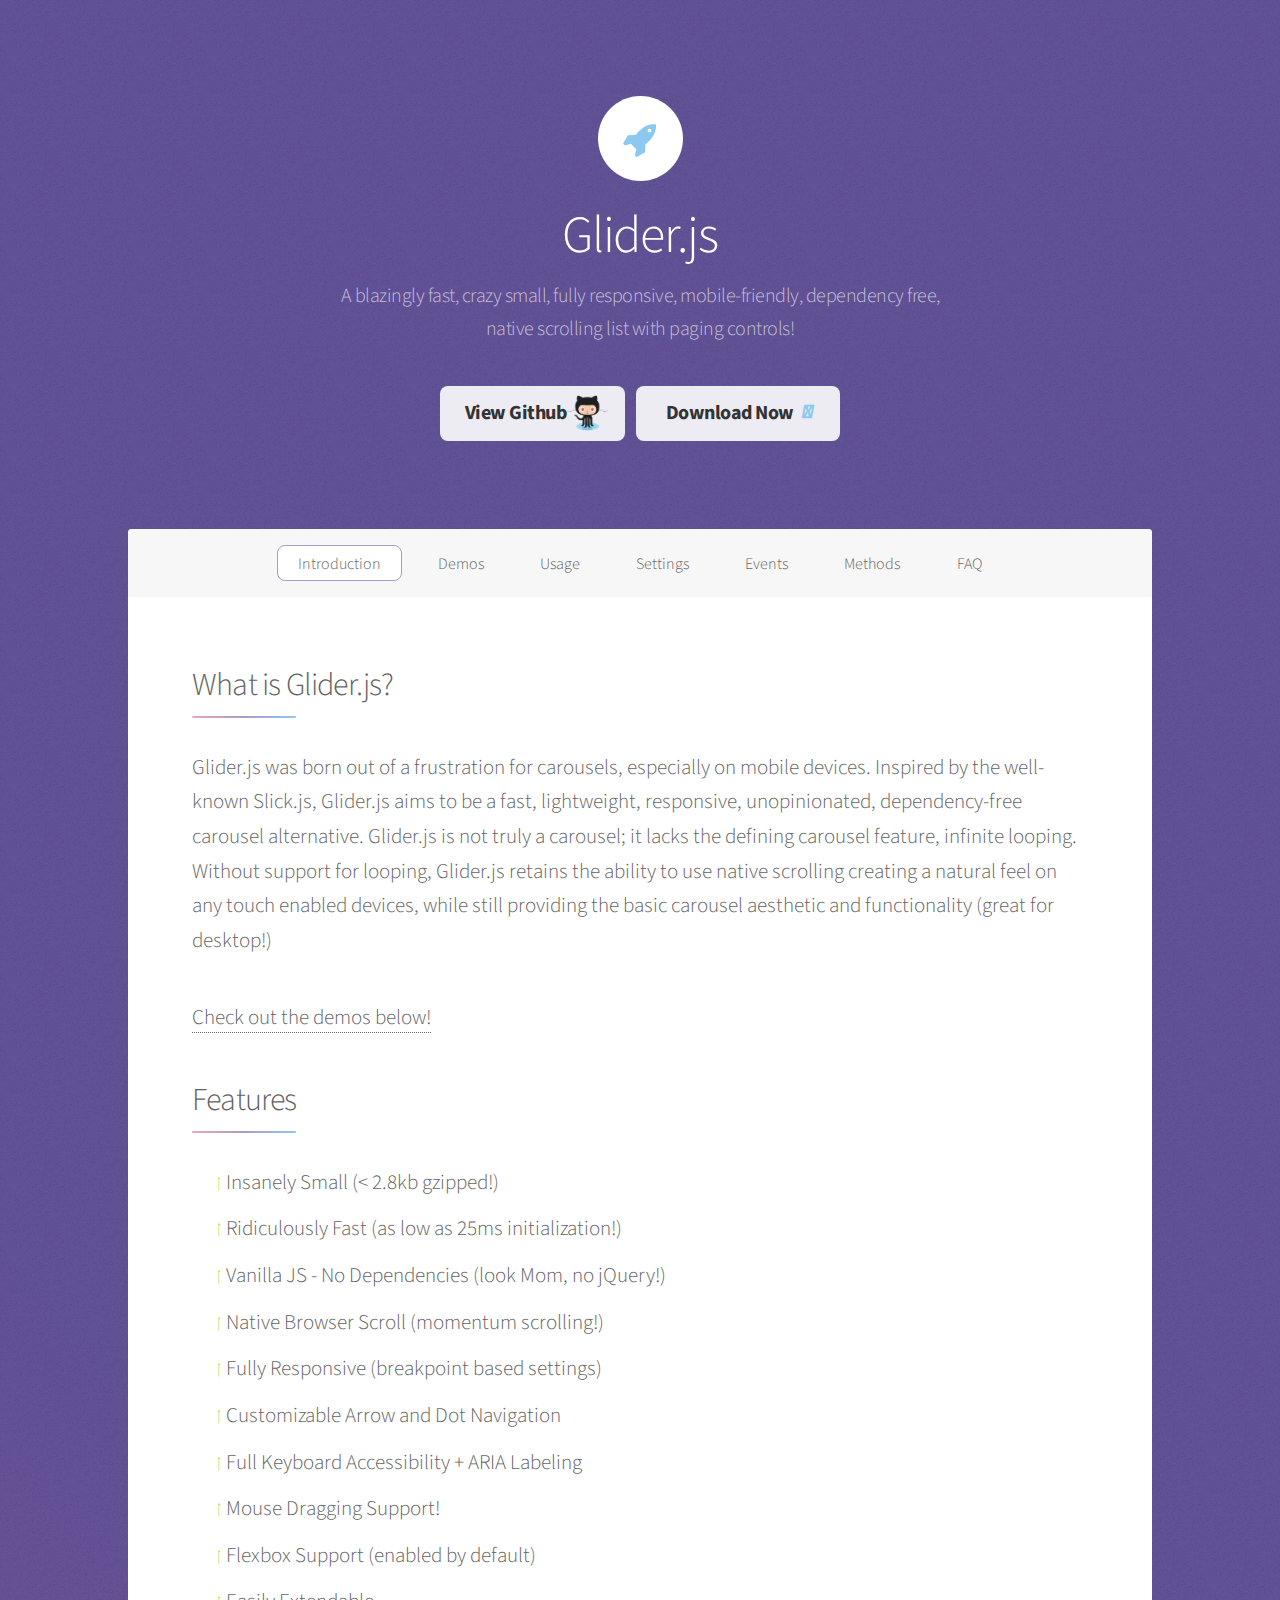
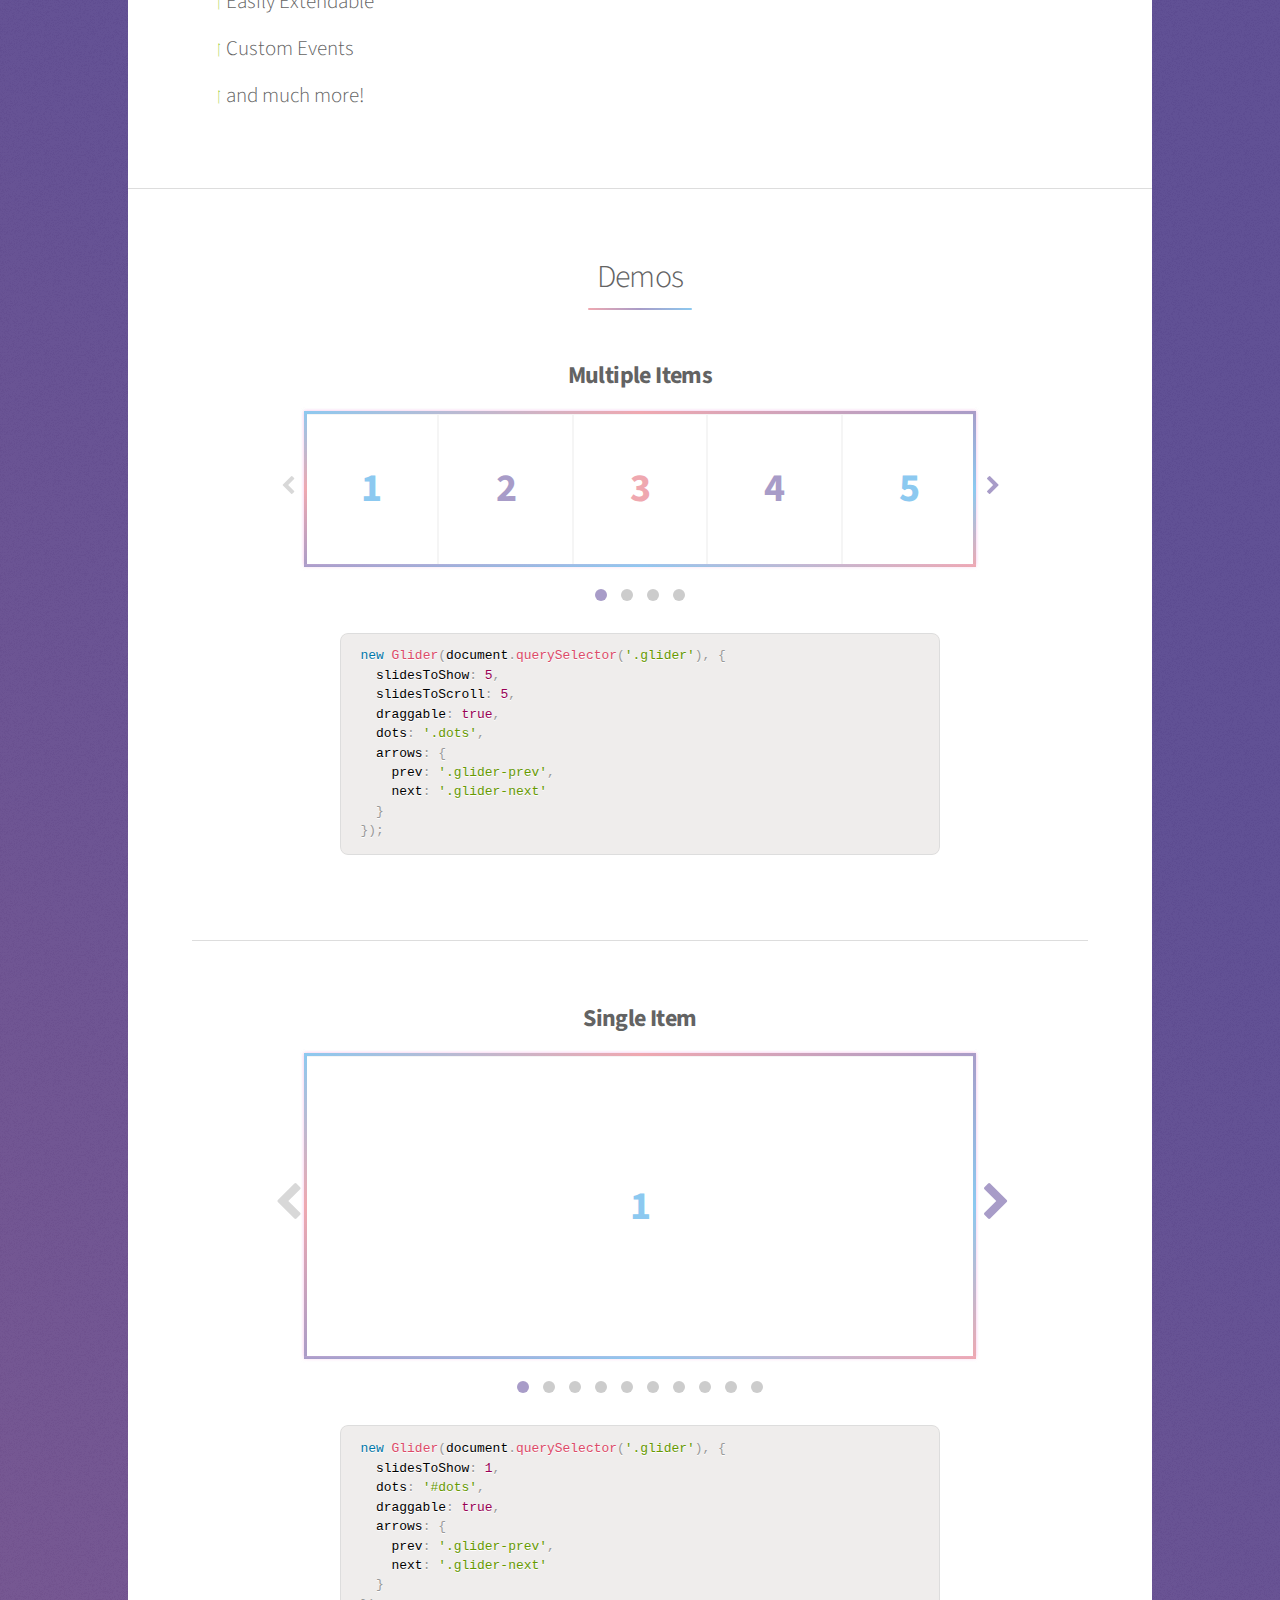
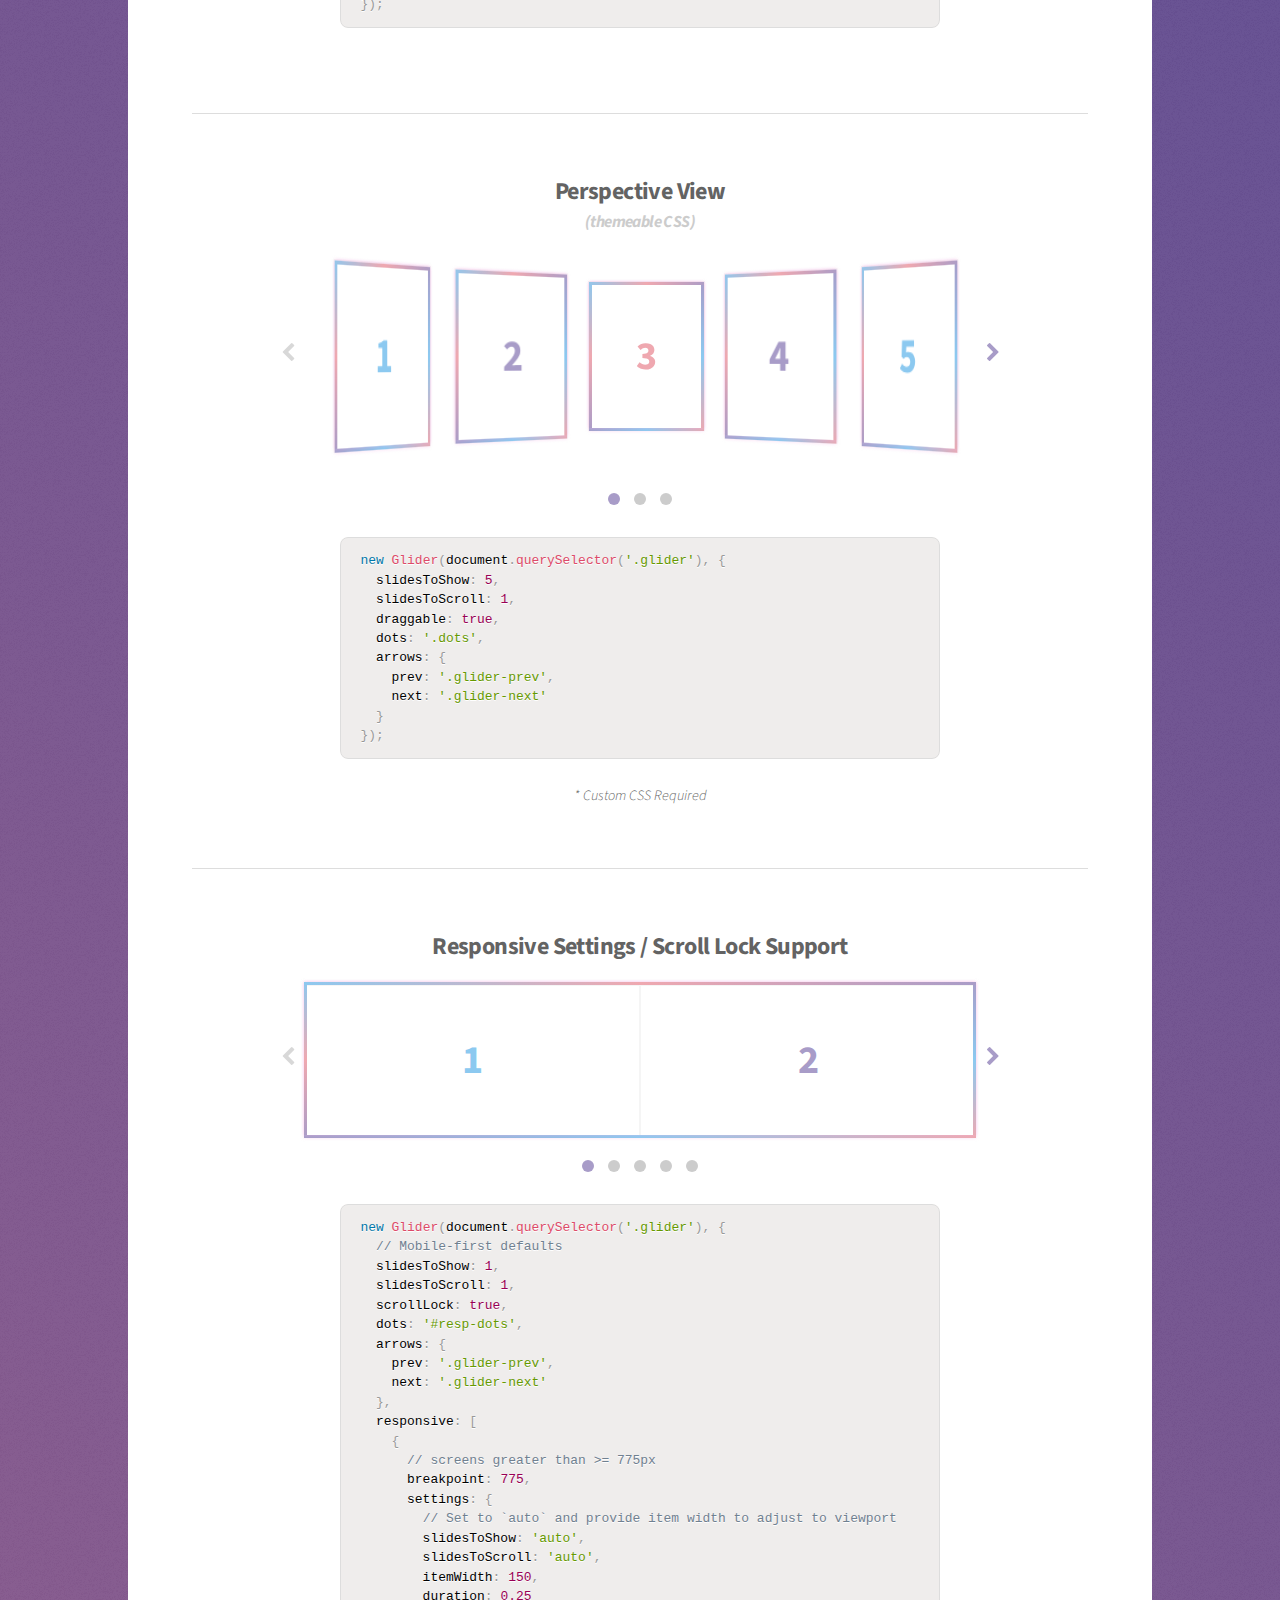
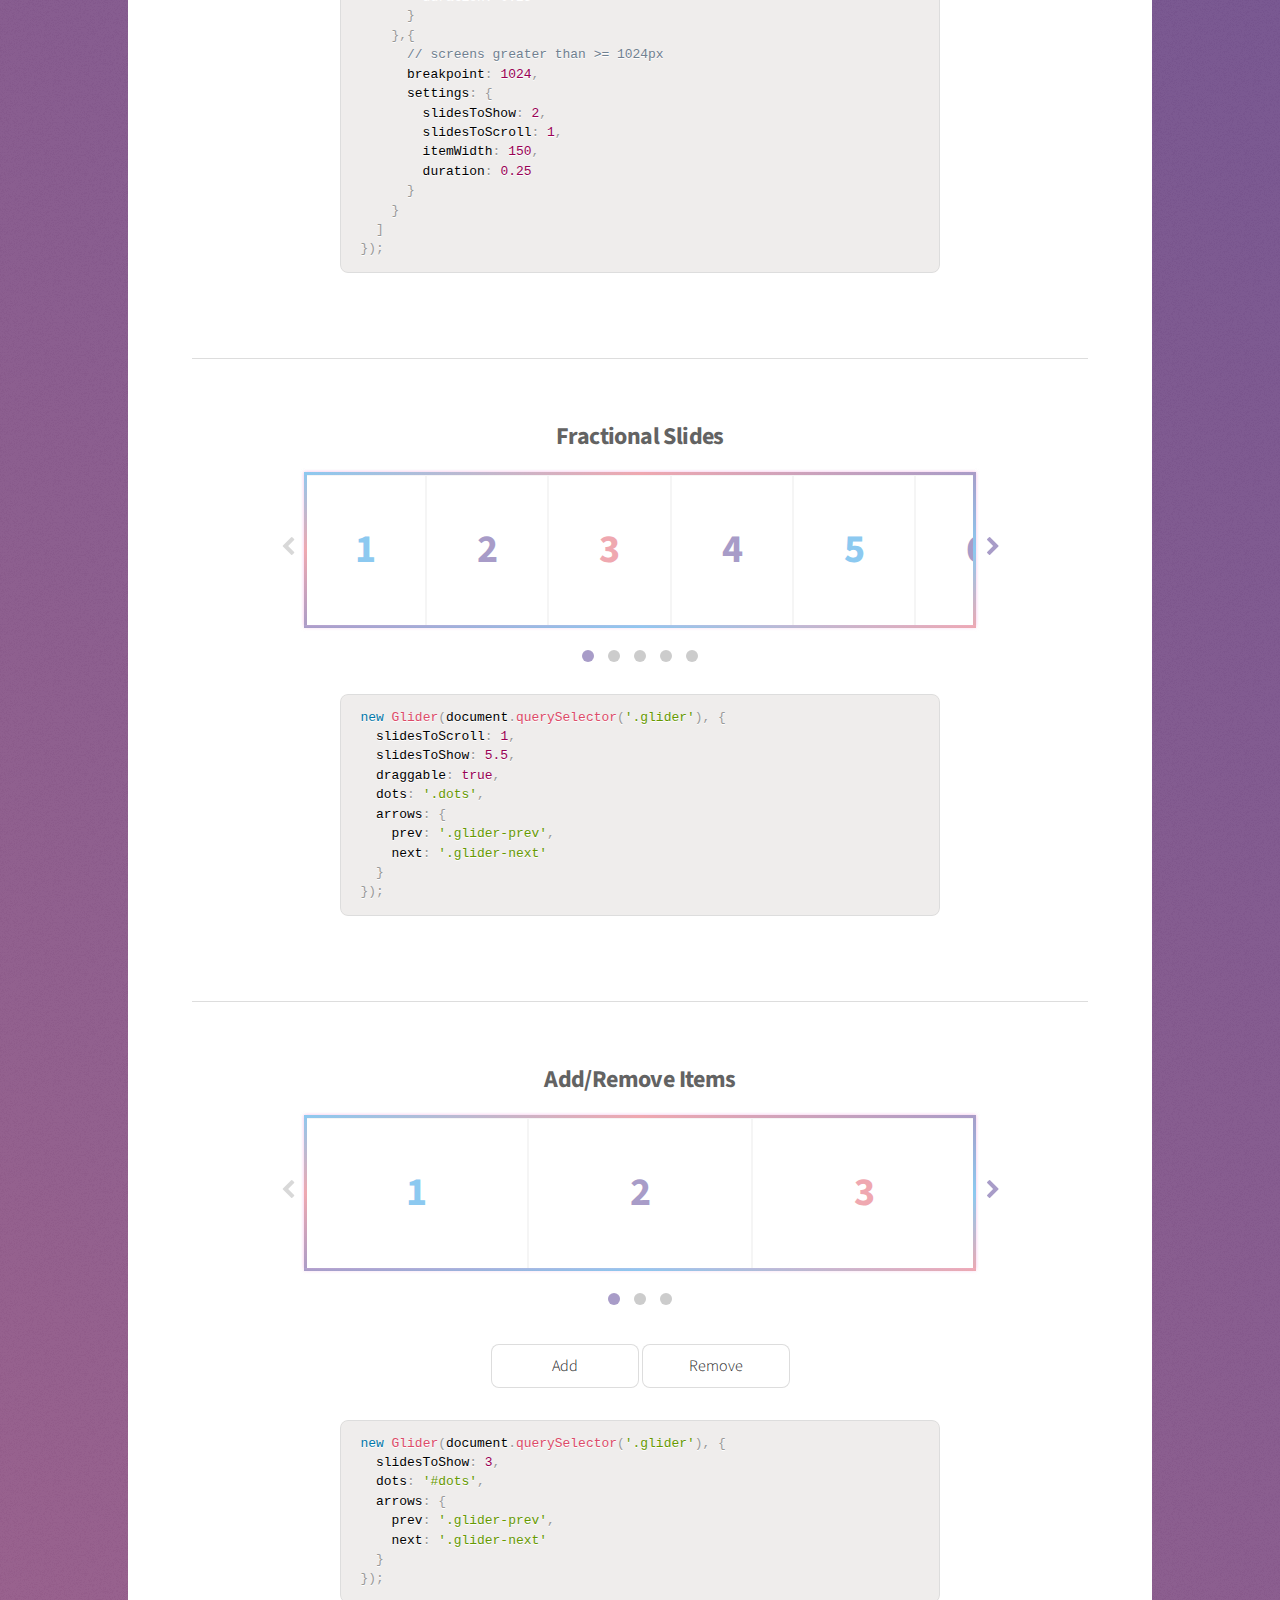
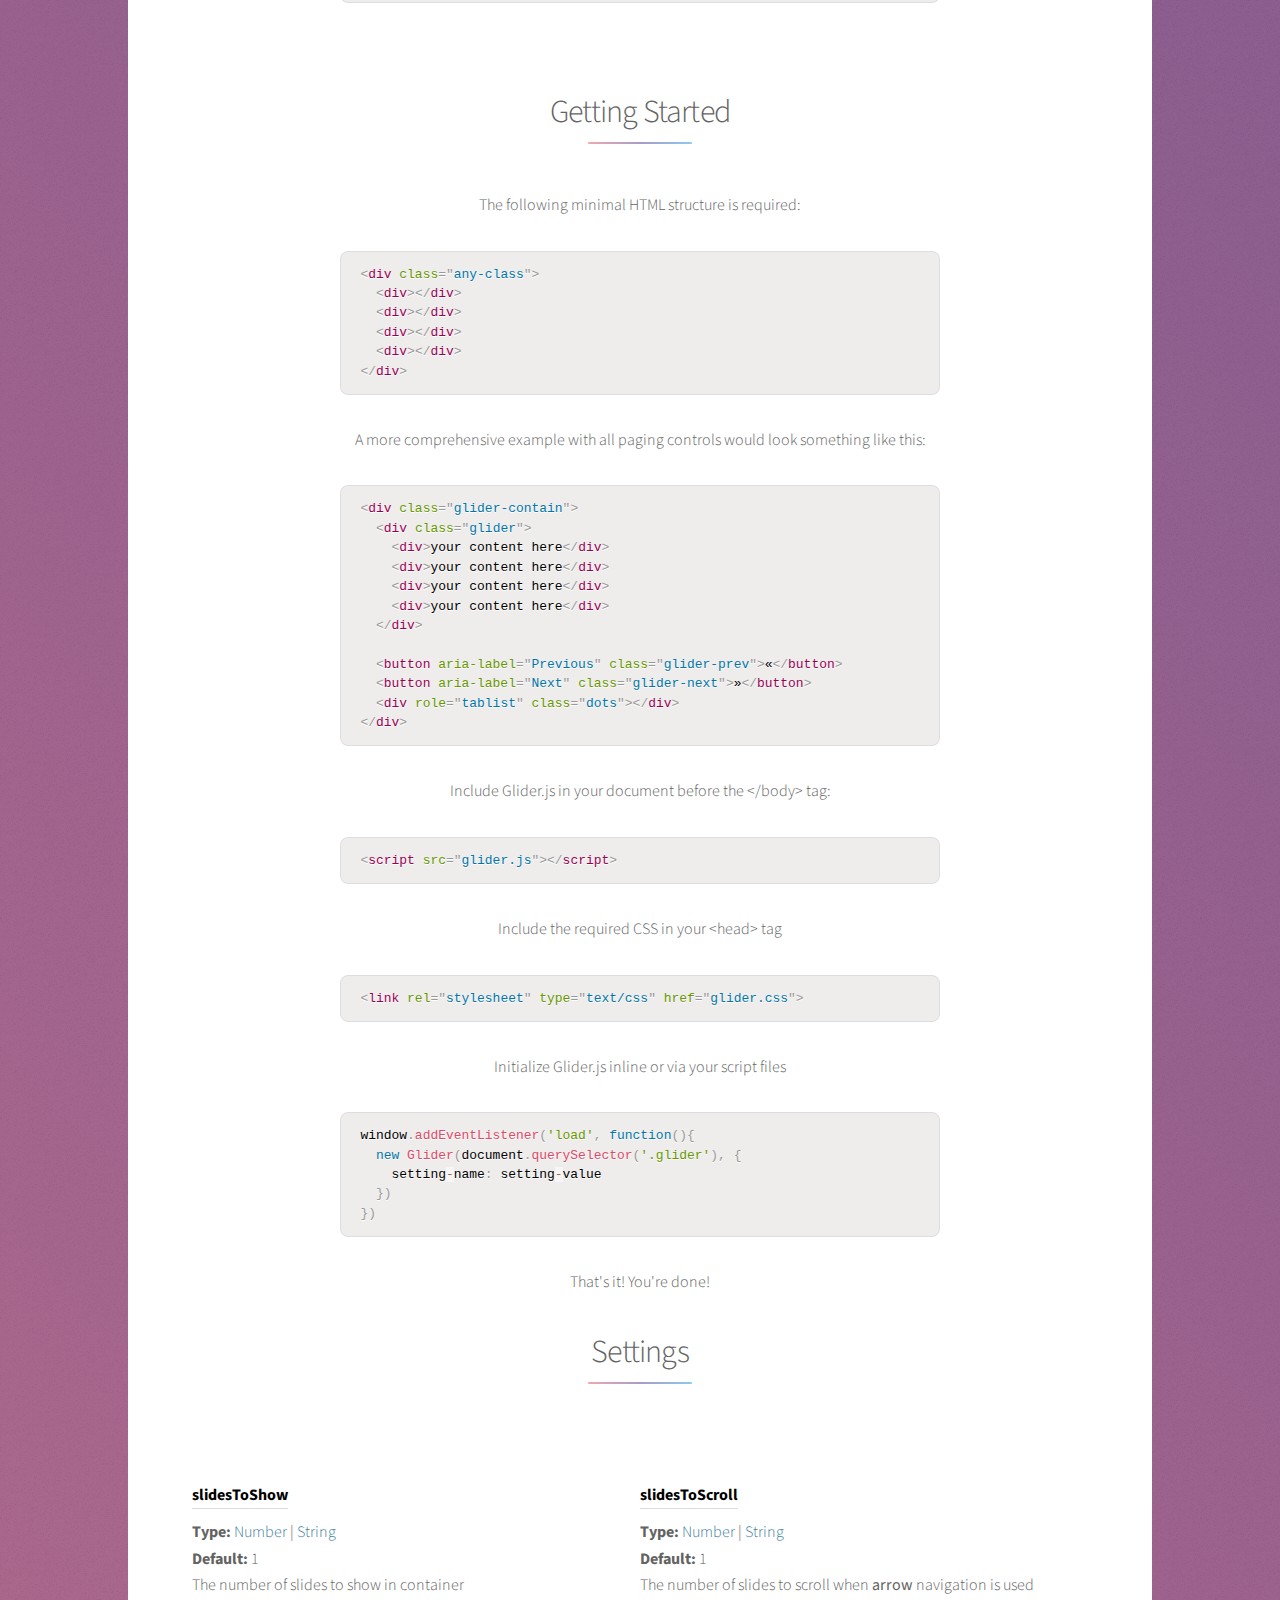
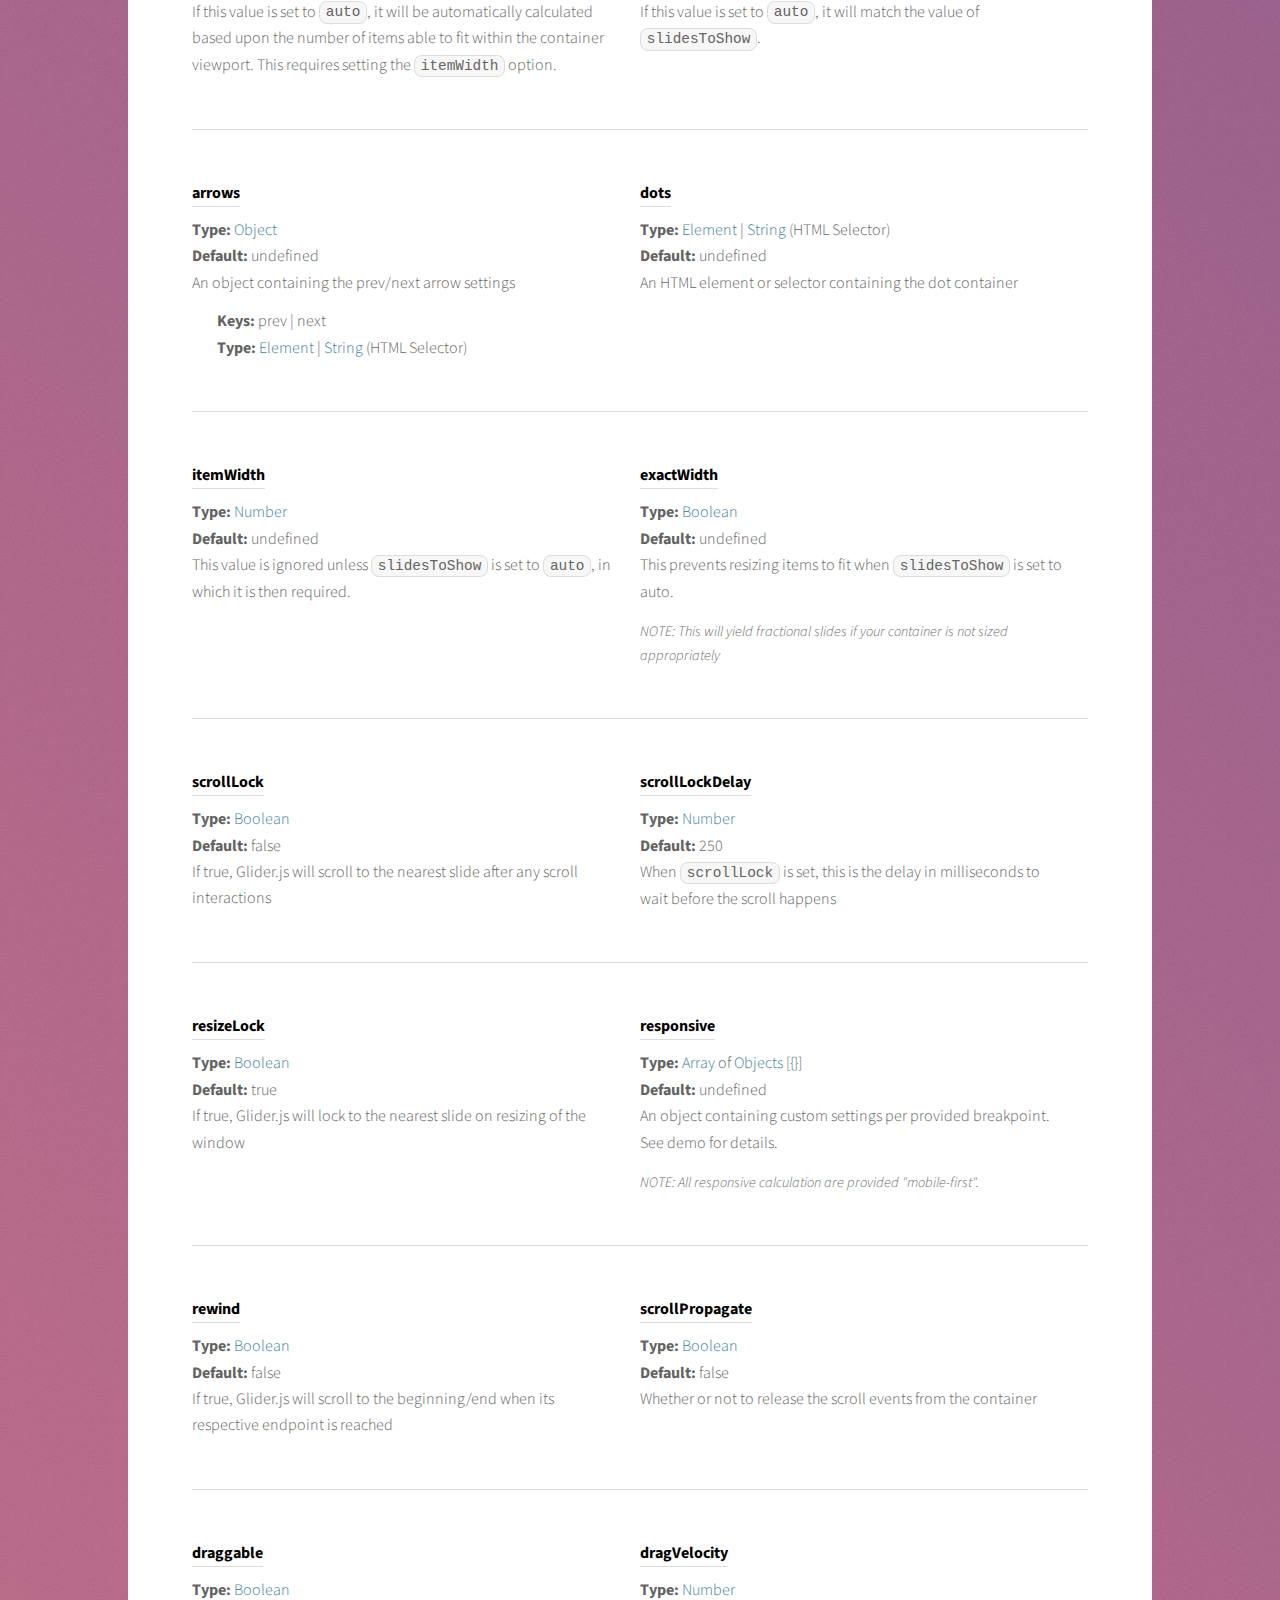
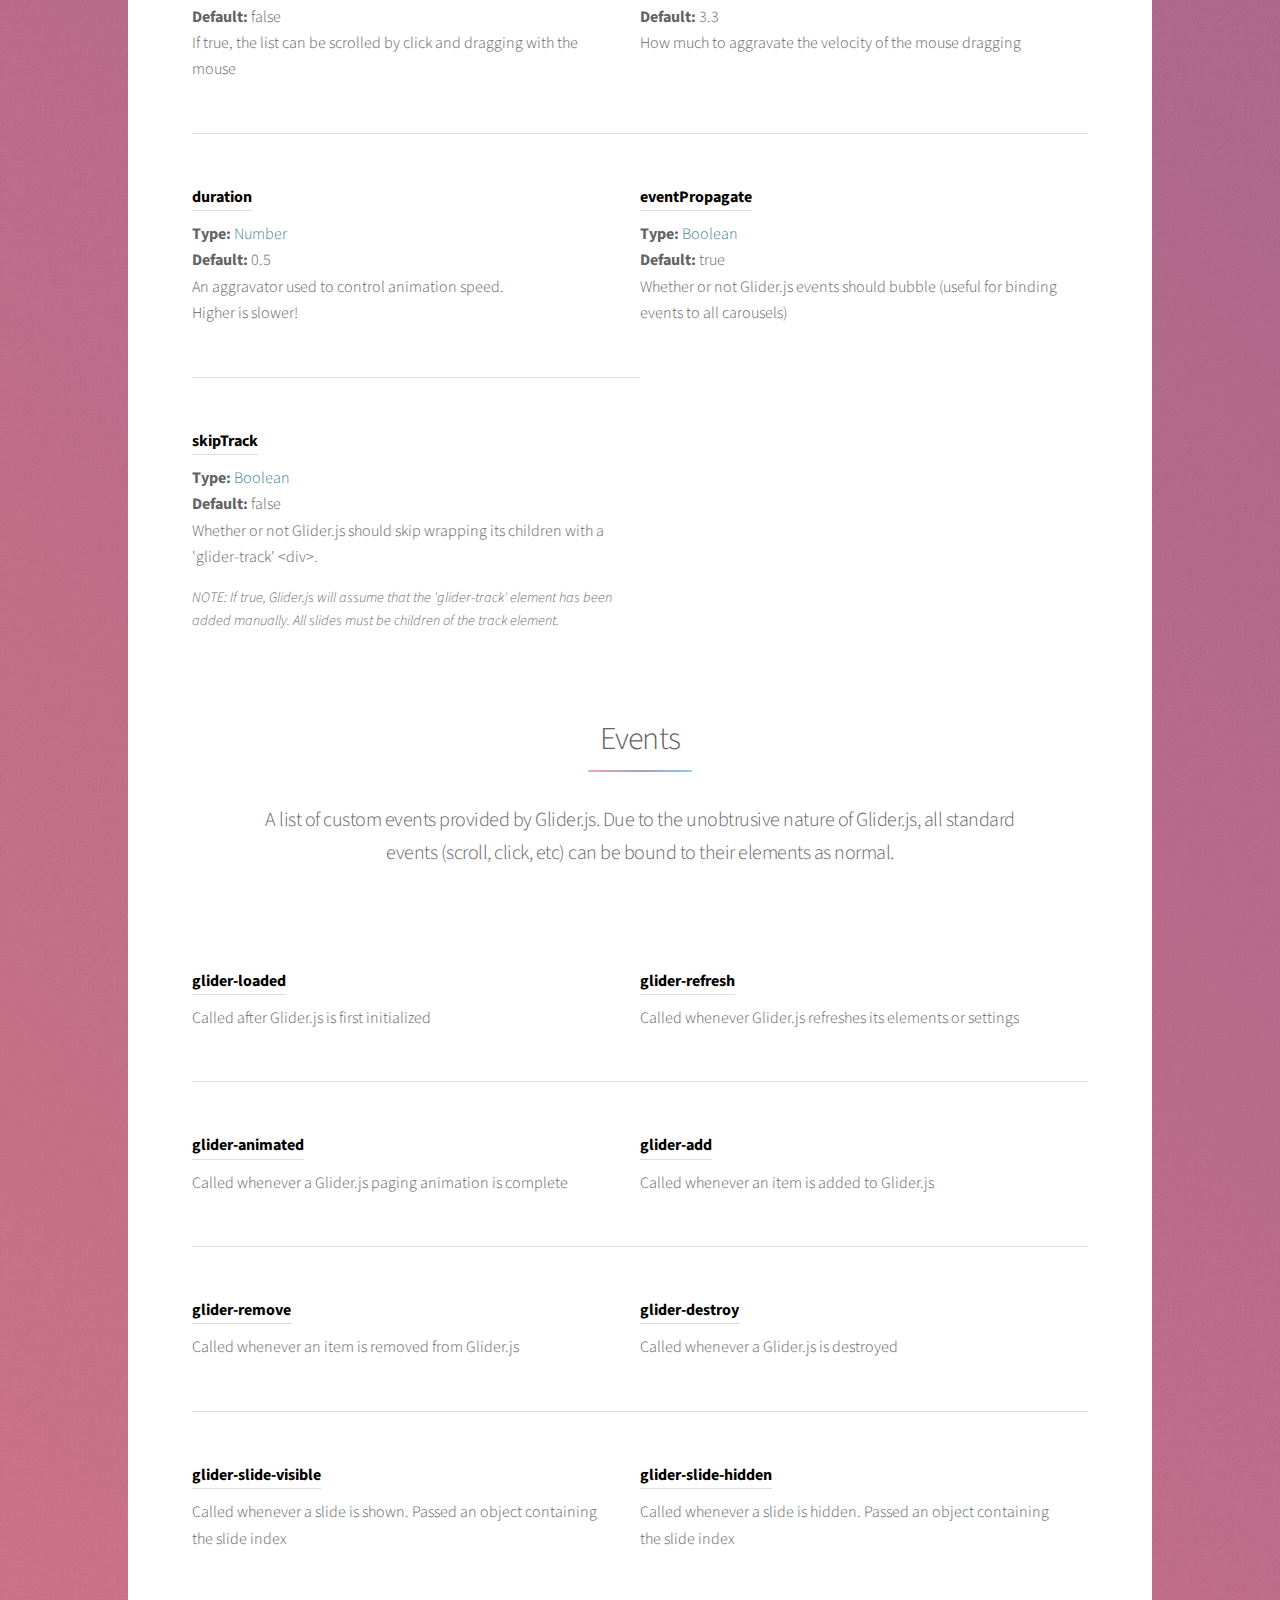
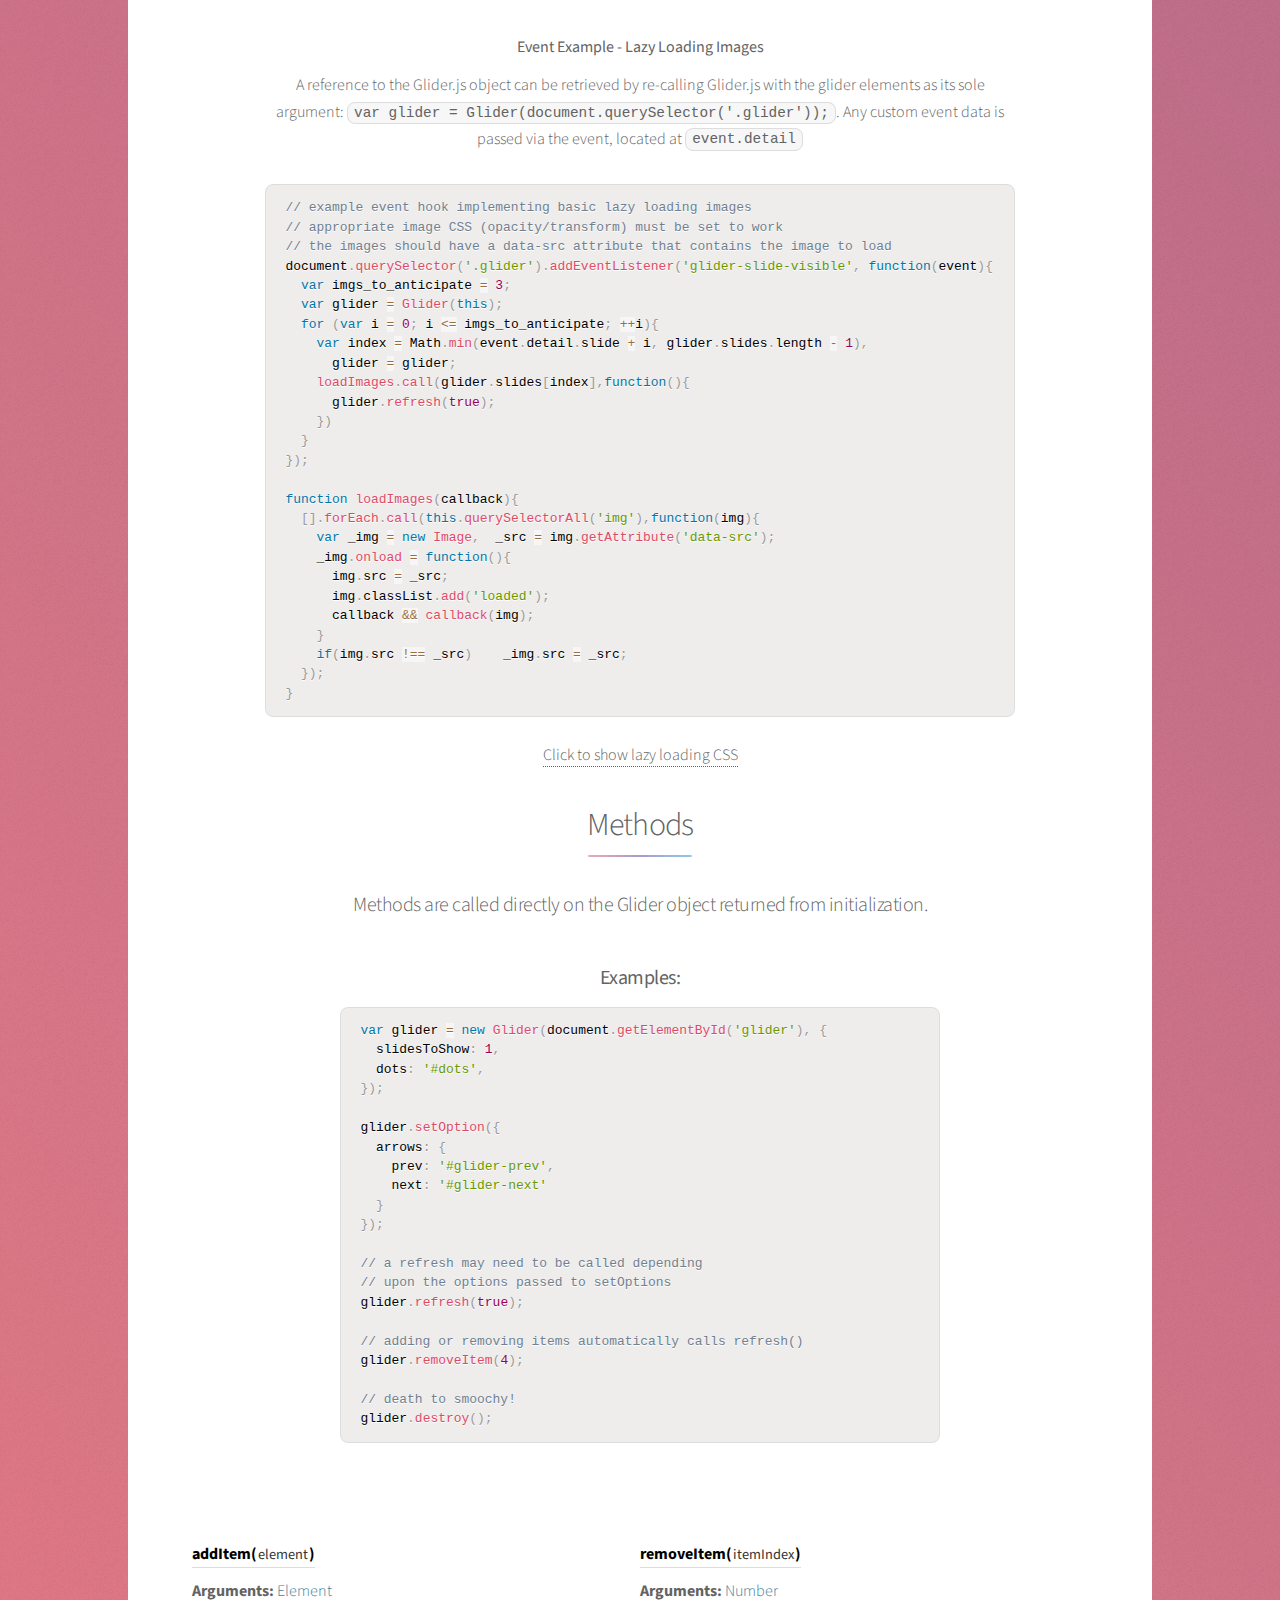
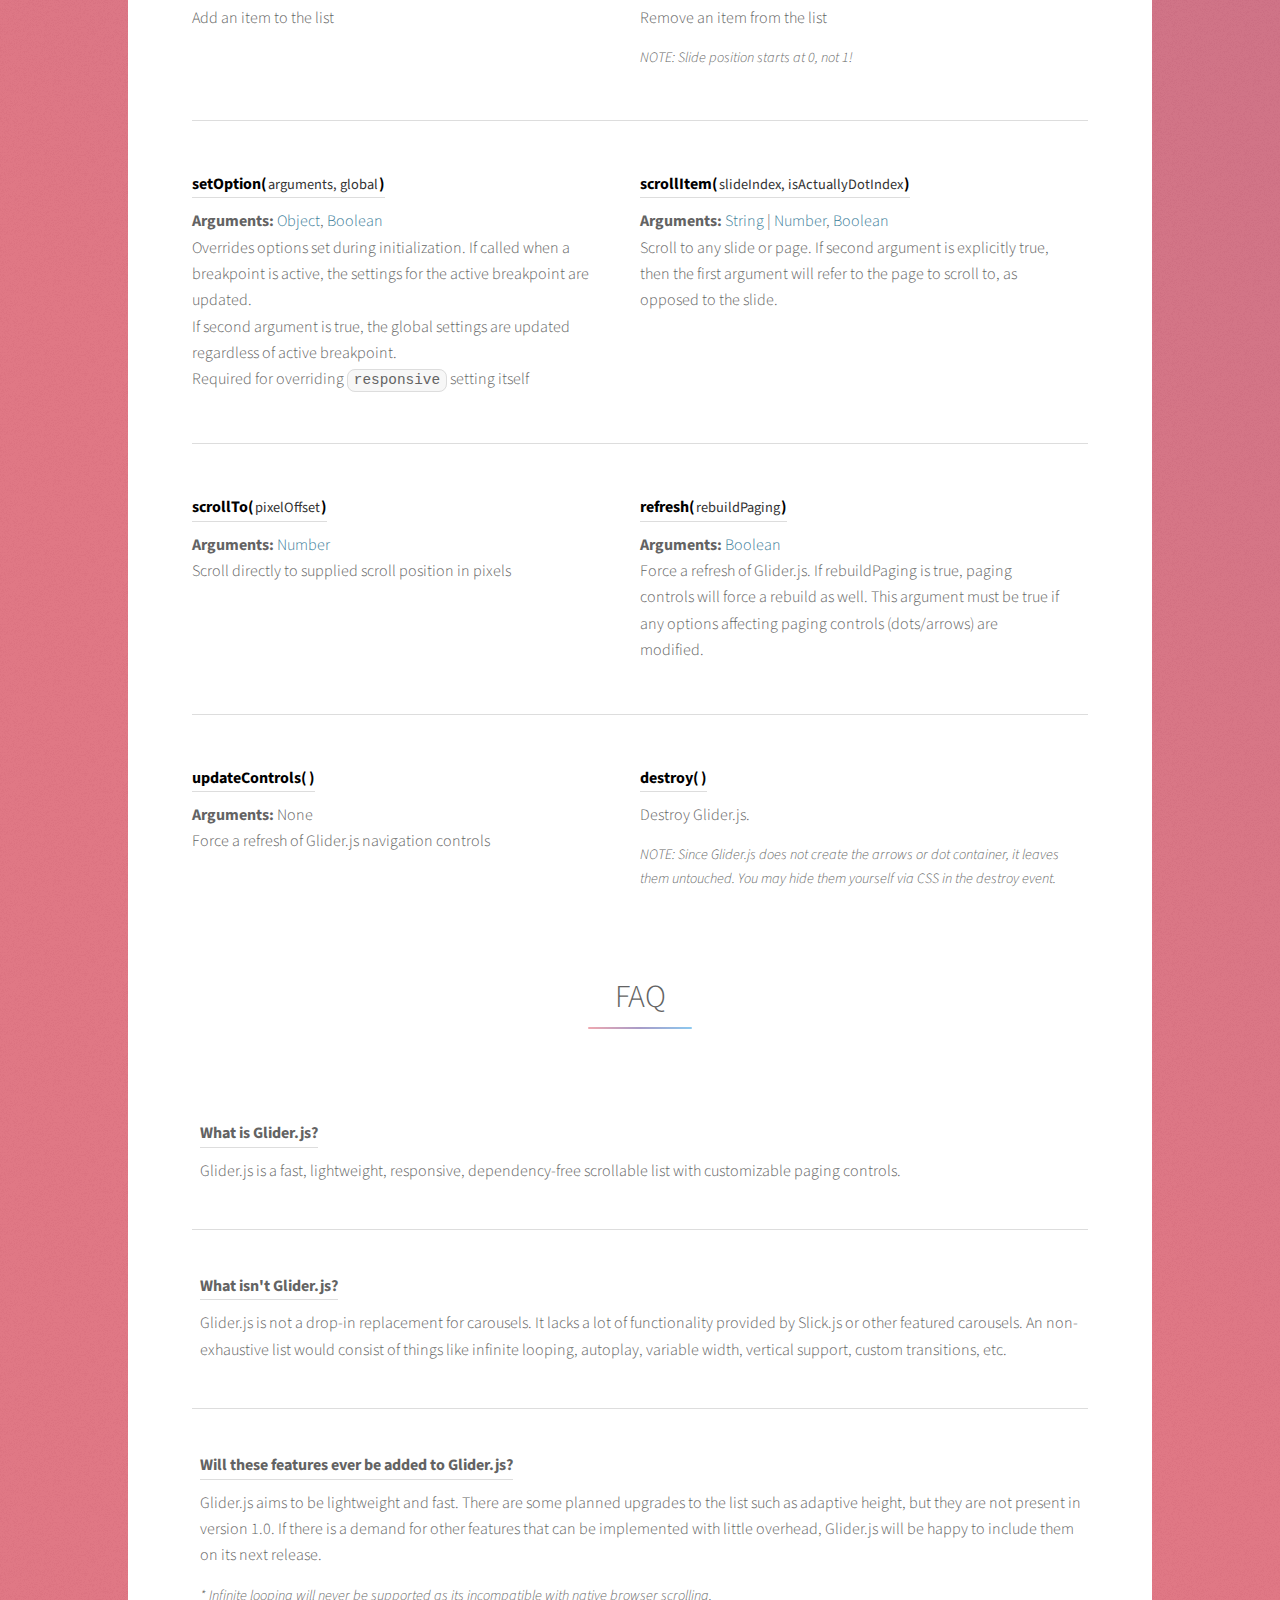
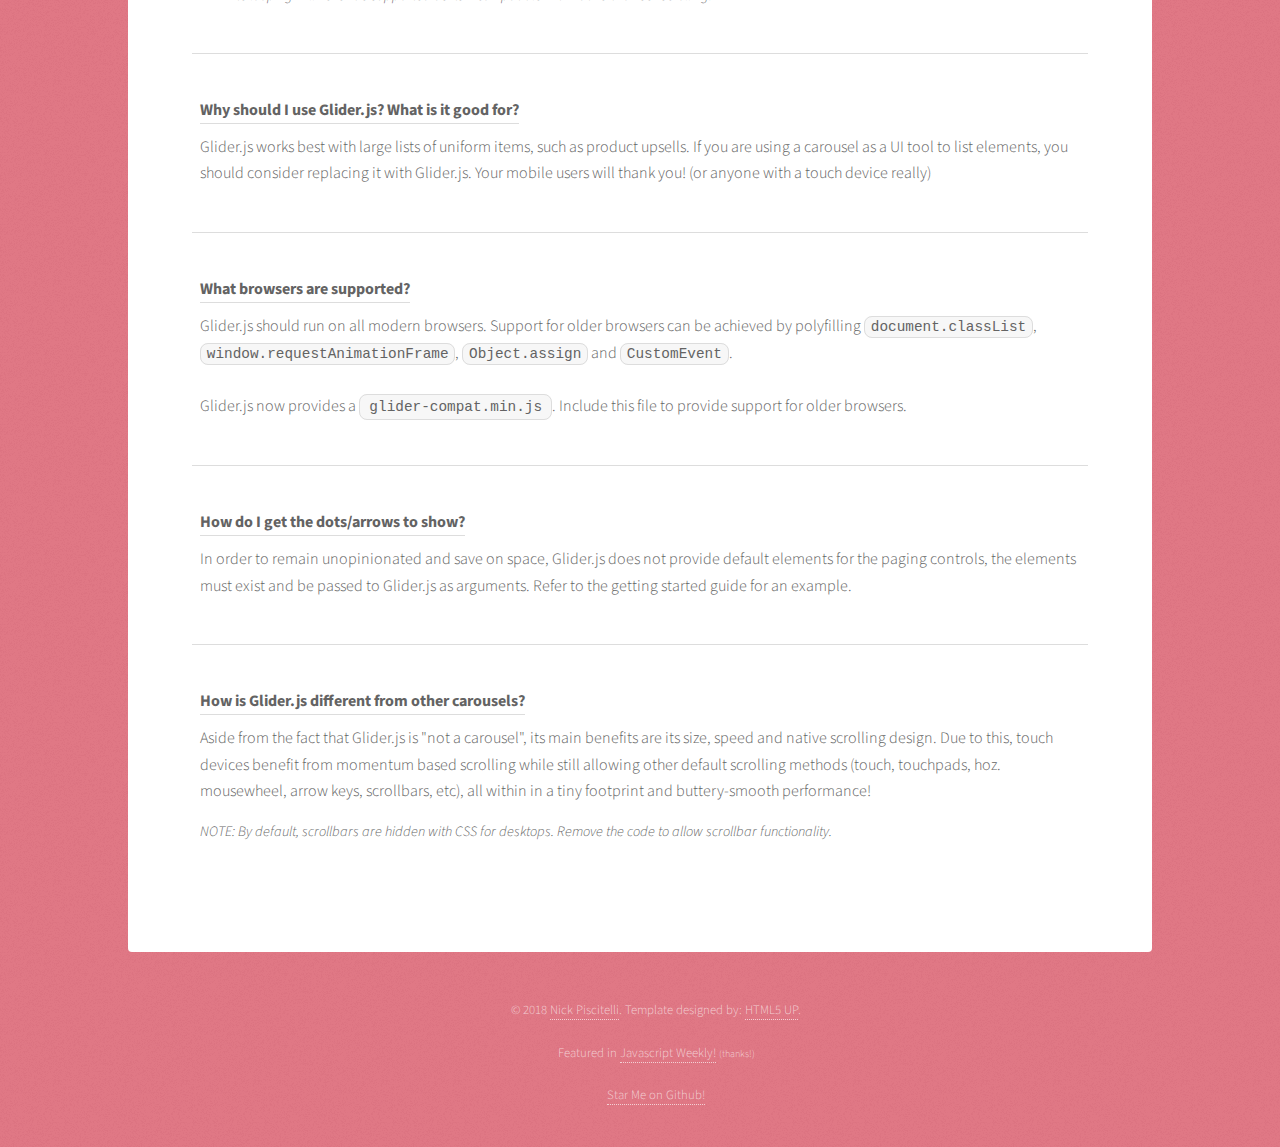
<file: Glider.js-master/docs/index.html>
<!DOCTYPE HTML>
<html>
<head>
  <!--

    _____ __ _     __                _
   / ___// /(_)___/ /___  ____      (_)___
  / (_ // // // _  // -_)/ __/_    / /(_-<
  \___//_//_/ \_,_/ \__//_/  (_)__/ //___/
                               |___/

  Version: 1.5
  Author: Nick Piscitelli (pickykneee)
  Website: https://nickpiscitelli.com
  License: MIT License
  Release Date: October 25th, 2018

  -->
  <title>Glider.js - A fast, lightweight carousel alternative</title>
  <meta charset="utf-8" />
  <link rel="shortcut icon" href="favicon.ico" type="image/x-icon" />
  <meta name='viewport' content='width=device-width, initial-scale=1.0, maximum-scale=1.0, user-scalable=0' />
  <link rel="canonical" href="https://nickpiscitelli.github.io/Glider.js/" />
  <link rel="stylesheet" href="https://use.fontawesome.com/releases/v5.4.1/css/all.css" integrity="sha384-5sAR7xN1Nv6T6+dT2mhtzEpVJvfS3NScPQTrOxhwjIuvcA67KV2R5Jz6kr4abQsz" crossorigin="anonymous">
  <link rel="stylesheet" href="assets/css/prism.css" />
  <link rel="stylesheet" href="assets/css/main.css" />
  <link rel="canonical" href="https://nickpiscitelli.github.io/Glider.js" />
  <noscript>
    <link rel="stylesheet" href="assets/css/noscript.css" />
  </noscript>
  <script src="assets/js/glider-compat.min.js"></script>
  <script src="assets/js/glider.min.js"></script>
</head>

<body class="is-preload">

  <!-- Wrapper -->
  <div id="wrapper">

    <!-- Header -->
    <header id="header" class="alt">
      <span class="logo"><img src="images/logo.svg" alt="" /></span>
      <h1>Glider.js</h1>
      <p>
        A blazingly fast, crazy small, fully responsive, mobile-friendly, dependency free,
        native scrolling list with paging controls!
      </p>
      <p>
        <a href="https://github.com/NickPiscitelli/Glider.js" class="button github">
          <img class="octo" src="images/octo.png" > <span class="mobileHide">View</span> Github
        </a>
        &nbsp;
        <a onclick="ga('send','event','Download Button');" href="https://github.com/NickPiscitelli/Glider.js/archive/master.zip" class="button">
          Download <span class="mobileHide">Now</span>
        <i class="zip fas fa-download dl-icon"></i>
        </a>
      </p>
    </header>

    <!-- Nav -->
    <nav id="nav">
      <ul>
        <li><a href="#intro" class="active">Introduction</a></li>
        <li><a href="#demos">Demos</a></li>
        <li><a href="#usage">Usage</a></li>
        <li><a href="#settings">Settings</a></li>
        <li><a href="#events">Events</a></li>
        <li><a href="#methods">Methods</a></li>
        <li><a href="#faq">FAQ</a></li>
      </ul>
    </nav>
    <!-- Main -->
    <div id="main">
      <!-- Introduction -->
      <section id="intro" class="main">
        <div class="spotlight">
          <div class="content">
            <header class="major">
              <h2>What is Glider.js?</h2>
            </header>
            <p>
              Glider.js was born out of a frustration for carousels, especially on mobile devices. Inspired by the well-known Slick.js, Glider.js aims
              to be a fast, lightweight, responsive, unopinionated, dependency-free carousel alternative. Glider.js is not truly a carousel; it lacks
              the defining carousel feature, infinite looping. Without support for looping, Glider.js retains the ability to use native scrolling creating
              a natural feel on any touch enabled devices, while still providing the basic carousel aesthetic and functionality (great for desktop!)
            </p>
            <p>
              <a href="#demos" class="smooth-scroll">Check out the demos below!</a>
            </p>

            <header class="major">
              <h2>Features</h2>
            </header>
            <ul class="script-features">
              <li><i class="fas fa-check"></i>Insanely Small (&lt; 2.8kb gzipped!)</li>
              <li><i class="fas fa-check"></i>Ridiculously Fast (as low as 25ms initialization!)</li>
              <li><i class="fas fa-check"></i>Vanilla JS - No Dependencies (look Mom, no jQuery!)</li>
              <li><i class="fas fa-check"></i>Native Browser Scroll (momentum scrolling!)</li>
              <li><i class="fas fa-check"></i>Fully Responsive (breakpoint based settings)</li>
              <li><i class="fas fa-check"></i>Customizable Arrow and Dot Navigation</li>
              <li><i class="fas fa-check"></i>Full Keyboard Accessibility + ARIA Labeling</li>
              <li><i class="fas fa-check"></i>Mouse Dragging Support!</li>
              <li><i class="fas fa-check"></i>Flexbox Support (enabled by default)</li>
              <li><i class="fas fa-check"></i>Easily Extendable</li>
              <li><i class="fas fa-check"></i>Custom Events</li>
              <li><i class="fas fa-check"></i>and much more!</li>
            </ul>
          </div>
        </div>
      </section>

      <!-- First Section -->
      <section id="demos" class="main special">
        <header class="major">
          <h2>Demos</h2>
        </header>

        <div class="demo first">
          <h2>Multiple Items</h2>
          <div data-name="Multiple Item" class="glider-contain multiple">
            <div class="gradient-border-bottom">
              <div class="gradient-border">
                <div class="glider" id="glider-double">
                  <div><h1>1</h1></div>
                  <div><h1>2</h1></div>
                  <div><h1>3</h1></div>
                  <div><h1>4</h1></div>
                  <div><h1>5</h1></div>
                  <div><h1>6</h1></div>
                  <div><h1>7</h1></div>
                  <div><h1>8</h1></div>
                  <div><h1>9</h1></div>
                  <div><h1>10</h1></div>
                  <div><h1>11</h1></div>
                  <div><h1>12</h1></div>
                  <div><h1>13</h1></div>
                  <div><h1>14</h1></div>
                  <div><h1>15</h1></div>
                  <div><h1>16</h1></div>
                  <div><h1>17</h1></div>
                  <div><h1>18</h1></div>
                </div>
              </div>
            </div>
            <button role="button" aria-label="Previous" class="glider-prev" id="glider-prev-2"><i class="fa fa-chevron-left"></i></i></button>
            <button role="button" aria-label="Next" class="glider-next" id="glider-next-2"><i class="fa fa-chevron-right"></i></i></button>
            <div id="dots2"></div>
          </div>
          <script>
            window.addEventListener('load', function () {
              window.glides = new Glider(document.getElementById('glider-double'), {
                slidesToShow: 5,
                slidesToScroll: 5,
                draggable: true,
                dots: '#dots2',
                arrows: {
                  prev: '#glider-prev-2',
                  next: '#glider-next-2'
                }
              })
            });
          </script>
          <pre class="line-numbers language-javascript">
            <code class="line-numbers language-javascript">
              new Glider(document.querySelector('.glider'), {
                slidesToShow: 5,
                slidesToScroll: 5,
                draggable: true,
                dots: '.dots',
                arrows: {
                  prev: '.glider-prev',
                  next: '.glider-next'
                }
              });
            </code>
          </pre>
        </div>


        <div class="demo">
          <h2>Single Item</h2>
          <div data-name="Single Item" class="glider-contain">
            <div class="gradient-border-bottom">
              <div class="gradient-border">
                <div class="glider" id="glider-single">
                  <div><h1>1</h1></div>
                  <div><h1>2</h1></div>
                  <div><h1>3</h1></div>
                  <div><h1>4</h1></div>
                  <div><h1>5</h1></div>
                  <div><h1>6</h1></div>
                  <div><h1>7</h1></div>
                  <div><h1>8</h1></div>
                  <div><h1>9</h1></div>
                  <div><h1>10</h1></div>
                </div>
              </div>
            </div>
            <button role="button" aria-label="Previous" class="glider-prev" id="glider-prev"><i class="fa fa-chevron-left"></i></i></button>
            <button role="button" aria-label="Next" class="glider-next" id="glider-next"><i class="fa fa-chevron-right"></i></i></button>
            <div id="dots"></div>
          </div>
          <script>
            window.addEventListener('load', function(){
              new Glider(document.getElementById('glider-single'), {
                slidesToShow: 1,
                dots: '#dots',
                draggable: true,
                arrows: {
                  prev: '#glider-prev',
                  next: '#glider-next'
                },
                easing: function (x, t, b, c, d) {
                  return c*(t/=d)*t + b;
                }
              });
            });
          </script>

          <pre class="line-numbers language-javascript">
            <code class="line-numbers language-javascript">
              new Glider(document.querySelector('.glider'), {
                slidesToShow: 1,
                dots: '#dots',
                draggable: true,
                arrows: {
                  prev: '.glider-prev',
                  next: '.glider-next'
                }
              });
            </code>
          </pre>
        </div>

        <div class="demo persp">
          <h2>Perspective View<span class="aside">(themeable CSS)</span></h2>
          <div data-name="Perspective View" class="glider-contain multiple">
            <div class="glider glider-persp" id="glider-persp">
              <div><div class="gradient-border-bottom"><div class="gradient-border"><h1>1</h1></div></div></div>
              <div><div class="gradient-border-bottom"><div class="gradient-border"><h1>2</h1></div></div></div>
              <div><div class="gradient-border-bottom"><div class="gradient-border"><h1>3</h1></div></div></div>
              <div><div class="gradient-border-bottom"><div class="gradient-border"><h1>4</h1></div></div></div>
              <div><div class="gradient-border-bottom"><div class="gradient-border"><h1>5</h1></div></div></div>
              <div><div class="gradient-border-bottom"><div class="gradient-border"><h1>6</h1></div></div></div>
              <div><div class="gradient-border-bottom"><div class="gradient-border"><h1>7</h1></div></div></div>
              <div><div class="gradient-border-bottom"><div class="gradient-border"><h1>8</h1></div></div></div>
              <div><div class="gradient-border-bottom"><div class="gradient-border"><h1>9</h1></div></div></div>
              <div><div class="gradient-border-bottom"><div class="gradient-border"><h1>10</h1></div></div></div>
              <div><div class="gradient-border-bottom"><div class="gradient-border"><h1>11</h1></div></div></div>
              <div><div class="gradient-border-bottom"><div class="gradient-border"><h1>12</h1></div></div></div>
              <div><div class="gradient-border-bottom"><div class="gradient-border"><h1>13</h1></div></div></div>
              <div><div class="gradient-border-bottom"><div class="gradient-border"><h1>14</h1></div></div></div>
              <div><div class="gradient-border-bottom"><div class="gradient-border"><h1>15</h1></div></div></div>
            </div>
            <button role="button" aria-label="Previous" class="glider-prev" id="glider-prev-per"><i class="fa fa-chevron-left"></i></i></button>
            <button role="button" aria-label="Next" class="glider-next" id="glider-next-per"><i class="fa fa-chevron-right"></i></i></button>
            <div id="dots-per"></div>
          </div>
          <script>
            window.addEventListener('load', function () {
              window.glides = new Glider(document.getElementById('glider-persp'), {
                slidesToShow: 5,
                slidesToScroll: 1,
                draggable: true,
                dots: '#dots-per',
                arrows: {
                  prev: '#glider-prev-per',
                  next: '#glider-next-per'
                }
              })
            });
          </script>
          <pre class="line-numbers language-javascript">
            <code class="line-numbers language-javascript">
              new Glider(document.querySelector('.glider'), {
                slidesToShow: 5,
                slidesToScroll: 1,
                draggable: true,
                dots: '.dots',
                arrows: {
                  prev: '.glider-prev',
                  next: '.glider-next'
                }
              });
            </code>
          </pre>
          <span class="aside">* Custom CSS Required</span>
        </div>
        <div class="demo">
          <h2>Responsive Settings / Scroll Lock Support</h2>
          <div data-name="Responsive Settings" class="glider-contain multiple">
            <div class="gradient-border-bottom">
              <div class="gradient-border">
                <div class="glider" id="glider-resp">
                  <div><h1>1</h1></div>
                  <div><h1>2</h1></div>
                  <div><h1>3</h1></div>
                  <div><h1>4</h1></div>
                  <div><h1>5</h1></div>
                  <div><h1>6</h1></div>
                  <div><h1>7</h1></div>
                  <div><h1>8</h1></div>
                  <div><h1>9</h1></div>
                  <div><h1>10</h1></div>
                </div>
              </div>
            </div>
            <button role="button" aria-label="Previous" class="glider-prev" id="glider-prev-resp"><i class="fa fa-chevron-left"></i></i></button>
            <button role="button" aria-label="Next" class="glider-next" id="glider-next-resp"><i class="fa fa-chevron-right"></i></i></button>
            <div id="resp-dots"></div>
          </div>
          <script>
            window.addEventListener('load',function(){
              new Glider(document.querySelector('#glider-resp'), {
                // Mobile-first defaults
                slidesToShow: 1,
                slidesToScroll: 1,
                scrollLock: true,
                dots: '#resp-dots',
                arrows: {
                  prev: '#glider-prev-resp',
                  next: '#glider-next-resp'
                },
                responsive: [
                  {
                    breakpoint: 775,
                    settings: {
                      slidesToShow: 'auto',
                      slidesToScroll: 'auto',
                      itemWidth: 150,
                      duration: 0.25
                    }
                  },{
                    breakpoint: 1024,
                    settings: {
                      slidesToShow: 2,
                      slidesToScroll: 1,
                      itemWidth: 150,
                      duration: 0.25
                    }
                  }
                ]
              })
            });
          </script>

          <pre class="line-numbers language-javascript">
            <code class="line-numbers language-javascript">
              new Glider(document.querySelector('.glider'), {
                // Mobile-first defaults
                slidesToShow: 1,
                slidesToScroll: 1,
                scrollLock: true,
                dots: '#resp-dots',
                arrows: {
                  prev: '.glider-prev',
                  next: '.glider-next'
                },
                responsive: [
                  {
                    // screens greater than >= 775px
                    breakpoint: 775,
                    settings: {
                      // Set to `auto` and provide item width to adjust to viewport
                      slidesToShow: 'auto',
                      slidesToScroll: 'auto',
                      itemWidth: 150,
                      duration: 0.25
                    }
                  },{
                    // screens greater than >= 1024px
                    breakpoint: 1024,
                    settings: {
                      slidesToShow: 2,
                      slidesToScroll: 1,
                      itemWidth: 150,
                      duration: 0.25
                    }
                  }
                ]
              });
            </code>
          </pre>
        </div>

        <div class="demo">
          <h2>Fractional Slides</h2>
          <div data-name="Fractional Slides" class="glider-contain multiple">
            <div class="gradient-border-bottom">
              <div class="gradient-border">
                <div class="glider" id="glider-cut">
                  <div><h1>1</h1></div>
                  <div><h1>2</h1></div>
                  <div><h1>3</h1></div>
                  <div><h1>4</h1></div>
                  <div><h1>5</h1></div>
                  <div><h1>6</h1></div>
                  <div><h1>7</h1></div>
                  <div><h1>8</h1></div>
                  <div><h1>9</h1></div>
                  <div><h1>10</h1></div>
                  <div><h1>11</h1></div>
                  <div><h1>12</h1></div>
                  <div><h1>13</h1></div>
                  <div><h1>14</h1></div>
                  <div><h1>15</h1></div>
                  <div><h1>16</h1></div>
                  <div><h1>17</h1></div>
                  <div><h1>18</h1></div>
                  <div><h1>19</h1></div>
                  <div><h1>20</h1></div>
                  <div><h1>21</h1></div>
                  <div><h1>22</h1></div>
                  <div><h1>23</h1></div>
                  <div><h1>24</h1></div>
                </div>
              </div>
            </div>
            <button role="button" aria-label="Previous" class="glider-prev" id="cut-prev"><i class="fa fa-chevron-left"></i></i></button>
            <button role="button" aria-label="Next" class="glider-next" id="cut-next"><i class="fa fa-chevron-right"></i></i></button>
            <div role="tablist" id="frac-dots"></div>
          </div>
          <script>
            window.addEventListener('load',function(){
              var glider = new Glider(document.getElementById('glider-cut'), {
                slidesToScroll: 1,
                slidesToShow: 5.5,
                draggable: true,
                dots: '#frac-dots',
                arrows: {
                  prev: '#cut-prev',
                  next: '#cut-next'
                }
              });
            })
          </script>

          <pre class="line-numbers language-javascript">
            <code class="line-numbers language-javascript">
              new Glider(document.querySelector('.glider'), {
                slidesToScroll: 1,
                slidesToShow: 5.5,
                draggable: true,
                dots: '.dots',
                arrows: {
                  prev: '.glider-prev',
                  next: '.glider-next'
                }
              });
            </code>
          </pre>
        </div>

        <div class="demo">
          <div id="add"><h1></h1></div>
          <h2>Add/Remove Items</h2>
          <div data-name="Add/Remove Items" class="glider-contain multiple">
            <div class="gradient-border-bottom">
              <div class="gradient-border">
                <div class="glider" id="glider-add">
                  <div><h1>1</h1></div>
                  <div><h1>2</h1></div>
                  <div><h1>3</h1></div>
                  <div><h1>4</h1></div>
                  <div><h1>5</h1></div>
                  <div><h1>6</h1></div>
                  <div><h1>7</h1></div>
                  <div><h1>8</h1></div>
                  <div><h1>9</h1></div>
                </div>
              </div>
            </div>
            <button role="button" aria-label="Previous" class="glider-prev" id="glider-prev-add"><i class="fa fa-chevron-left"></i></i></button>
            <button role="button" aria-label="Next" class="glider-next" id="glider-next-add"><i class="fa fa-chevron-right"></i></i></button>
            <div id="add-dots"></div>
          </div>
          <p class="buttons">
            <a class="button" id="addSlide">Add</a>
            <a class="button" id="removeSlide">Remove</a>
          </p>
          <script>
          window.addEventListener('load',function(){
            var glider = new Glider(document.getElementById('glider-add'), {
              slidesToShow: 3,
              duration: .6,
              dots: '#add-dots',
              arrows: {
                prev: '#glider-prev-add',
                next: '#glider-next-add'
              }
            });
            document.getElementById('addSlide').addEventListener('click',function(){
              var ele = document.getElementById('add').cloneNode(true);
              ele.id = '';
              ele.querySelector('h1').textContent = glider.slides.length + 1;
              glider.addItem(ele);
              try{
                ga('send','event','Add/Remove Item', 'Add')
              } catch(ex){}
            });
            document.getElementById('removeSlide').addEventListener('click',function(){
              glider.removeItem(glider.slides.length - 1);
              try{
                ga('send','event','Add/Remove Item', 'Remove')
              } catch(ex){}
            });
          })
          </script>

          <pre class="line-numbers language-javascript">
            <code class="line-numbers language-javascript">
              new Glider(document.querySelector('.glider'), {
                slidesToShow: 3,
                dots: '#dots',
                arrows: {
                  prev: '.glider-prev',
                  next: '.glider-next'
                }
              });
            </code>
          </pre>
        </div>
        <!--
        <div class="demo">
          <div id="add"><h1></h1></div>
          <h2>Demo with Content</h2>
          <div class="glider-contain content">
            <div class="glider" id="glider-content">
              <div>
                <div class="gradient-border-bottom">
                  <div class="gradient-border">
                    <div class="article">
                      <img src="http://placehold.it/150/C9E1F5/FFFFFF?text=$_">
                      <h4 class="cool-border">Awesome JS</h4>
                      <p>Wow! Can you believe that Glider.js is only 1.7kb gzipped?! That's pretty small!</p>
                      <a class="read-more">Read More</a>
                    </div>
                  </div>
                </div>
              </div>
              <div>
                <div class="gradient-border-bottom">
                  <div class="gradient-border">
                    <div class="article">
                      <img src="http://placehold.it/150/C9E1F5/FFFFFF?text=>_">
                      <h4 class="cool-border short">JS Weekly</h4>
                      <p>New library Glider.js has absolutely no dependencies! jQuery?  What's that?</p>
                      <a class="read-more">Read More</a>
                    </div>
                  </div>
                </div>
              </div>
              <div>
                <div class="gradient-border-bottom">
                  <div class="gradient-border">
                    <div class="article">
                      <img src="http://placehold.it/150/C9E1F5/FFFFFF?text=0x">
                      <h4 class="cool-border long">Readers MD5 Digest</h4>
                      <p>Glider.js - Wow. Just wow. A must have for any product upsell or content list!</p>
                      <a class="read-more">Read More</a>
                    </div>
                  </div>
                </div>
              </div>
              <div>
                <div class="gradient-border-bottom">
                  <div class="gradient-border">
                    <div class="article">
                      <img src="http://placehold.it/150/C9E1F5/FFFFFF?text=$_">
                      <h4 class="cool-border">Awesome JS</h4>
                      <p>Did you really think they would be different than the previous?</p>
                      <a class="read-more">Read More</a>
                    </div>
                  </div>
                </div>
              </div>
              <div>
                <div class="gradient-border-bottom">
                  <div class="gradient-border">
                    <div class="article">
                      <img src="http://placehold.it/150/C9E1F5/FFFFFF?text=>_">
                      <h4 class="cool-border short">JS Weekly</h4>
                      <p>I'm a programmer, not a writer. Don't expect so much.</p>
                      <a class="read-more">Read More</a>
                    </div>
                  </div>
                </div>
              </div>
              <div>
                <div class="gradient-border-bottom">
                  <div class="gradient-border">
                    <div class="article">
                      <img src="http://placehold.it/150/C9E1F5/FFFFFF?text=0x">
                      <h4 class="cool-border long">Readers SHA1 Digest</h4>
                      <p>Well, at least there was an issue upgrade.</p>
                      <a class="read-more">Read More</a>
                    </div>
                  </div>
                </div>
              </div>
              <div>
                <div class="gradient-border-bottom">
                  <div class="gradient-border">
                    <div class="article">
                      <img src="http://placehold.it/150/C9E1F5/FFFFFF?text=$_">
                      <h4 class="cool-border">Awesome JS</h4>
                      <p>Ok, now you're getting greedy.</p>
                      <a class="read-more">Read More</a>
                    </div>
                  </div>
                </div>
              </div>
              <div>
                <div class="gradient-border-bottom">
                  <div class="gradient-border">
                    <div class="article">
                      <img src="http://placehold.it/150/C9E1F5/FFFFFF?text=>_">
                      <h4 class="cool-border short">JS Weekly</h4>
                      <p>How much content do you think I can produce?</p>
                      <a class="read-more">Read More</a>
                    </div>
                  </div>
                </div>
              </div>
              <div>
                <div class="gradient-border-bottom">
                  <div class="gradient-border">
                    <div class="article">
                      <img src="http://placehold.it/150/C9E1F5/FFFFFF?text=0x">
                      <h4 class="cool-border long">Readers SHA256 Digest</h4>
                      <p>I should have disabled the dots for optimal suspense.</p>
                      <a class="read-more">Read More</a>
                    </div>
                  </div>
                </div>
              </div>
              <div>
                <div class="gradient-border-bottom">
                  <div class="gradient-border">
                    <div class="article">
                      <img src="http://placehold.it/150/C9E1F5/FFFFFF?text=$_">
                      <h4 class="cool-border">Awesome JS</h4>
                      <p>You would have just ended up looking at the arrows anyway.</p>
                      <a class="read-more">Read More</a>
                    </div>
                  </div>
                </div>
              </div>
              <div>
                <div class="gradient-border-bottom">
                  <div class="gradient-border">
                    <div class="article">
                      <img src="http://placehold.it/150/C9E1F5/FFFFFF?text=>_">
                      <h4 class="cool-border short">JS Weekly</h4>
                      <p>At least you know it's almost over soon.</p>
                      <a class="read-more">Read More</a>
                    </div>
                  </div>
                </div>
              </div>
              <div>
                <div class="gradient-border-bottom">
                  <div class="gradient-border">
                    <div class="article">
                      <img src="http://placehold.it/150/C9E1F5/FFFFFF?text=0x">
                      <h4 class="cool-border long">Readers SHA512 Digest</h4>
                      <p>
                        2b38627595da6be<br>
                        Nice hash.
                      </p>
                      <a class="read-more">Read More</a>
                    </div>
                  </div>
                </div>
              </div>
              <div>
                <div class="gradient-border-bottom">
                  <div class="gradient-border">
                    <div class="article">
                      <img src="http://placehold.it/150/C9E1F5/FFFFFF?text=$_">
                      <h4 class="cool-border">Awesome JS</h4>
                      <p>I hope you expected more.</p>
                      <a class="read-more">Read More</a>
                    </div>
                  </div>
                </div>
              </div>
            </div>
            <div id="dots-content"></div>
            <button role="button" aria-label="Previous" class="glider-prev" id="glider-prev-content"><i class="fa fa-chevron-left"></i></i></button>
            <button role="button" aria-label="Next" class="glider-next" id="glider-next-content"><i class="fa fa-chevron-right"></i></i></button>
          </div>
          <script>
            new Glider(document.getElementById('glider-content'), {
              slidesToShow: 1,
              slidesToScroll: 1,
              duration: .75,
              easing: function (x, t, b, c, d) {
                return c*(t/=d)*t + b;
              },
              dots: '#dots-content',
              arrows: {
                prev: '#glider-prev-content',
                next: '#glider-next-content'
              },
              responsive: [{
                breakpoint: 900,
                settings: {
                  slidesToShow: 3,
                  slidesToScroll: 3,
                }
              },{
                breakpoint: 575,
                settings: {
                  slidesToShow: 2,
                  slidesToScroll: 2,
                }
              }]
            });
          </script>

          <pre class="line-numbers language-javascript">
            <code class="line-numbers language-javascript">
              new Glider(document.querySelector('.glider'), {
                slidesToShow: 1,
                slidesToScroll: 1,
                duration: .75,
                // easeInQuad
                easing: function (x, t, b, c, d) {
                  return c*(t/=d)*t + b;
                },
                arrows: {
                  prev: '.glider-prev',
                  next: '.glider-next'
                },
                dots: '#dots',
                responsive: [{
                  breakpoint: 900,
                  settings: {
                    slidesToShow: 3,
                    slidesToScroll: 3,
                  }
                },{
                  breakpoint: 575,
                  settings: {
                    slidesToShow: 2,
                    slidesToScroll: 2,
                  }
                }]
              });
            </code>
          </pre>
        </div>
      </section>
      -->
      <!-- Second Section -->
      <section id="usage" class="main code special">
        <header class="major">
          <h2>Getting Started</h2>
        </header>
        <p>
          The following minimal HTML structure is required:
        </p>
        <pre class="line-numbers language-html">
          <code class="line-numbers language-html">
            &lt;div class="any-class"&gt;
              &lt;div&gt;&lt;/div&gt;
              &lt;div&gt;&lt;/div&gt;
              &lt;div&gt;&lt;/div&gt;
              &lt;div&gt;&lt;/div&gt;
            &lt;/div&gt;
          </code>
        </pre>

        <p>
          A more comprehensive example with all paging controls would
          look something like this:
        </p>
        <pre class="line-numbers language-html">
          <code class="line-numbers language-html">
            &lt;div class="glider-contain"&gt;
              &lt;div class="glider"&gt;
                &lt;div&gt;your content here&lt;/div&gt;
                &lt;div&gt;your content here&lt;/div&gt;
                &lt;div&gt;your content here&lt;/div&gt;
                &lt;div&gt;your content here&lt;/div&gt;
              &lt;/div&gt;

              &lt;button aria-label="Previous" class="glider-prev"&gt;&laquo;&lt;/button&gt;
              &lt;button aria-label="Next" class="glider-next"&gt;&raquo;&lt;/button&gt;
              &lt;div role="tablist" class="dots"&gt;&lt;/div&gt;
            &lt;/div&gt;
          </code>
        </pre>

        <p>
          Include Glider.js in your document before the &lt;/body&gt; tag:
        </p>
        <pre class="line-numbers language-html">
          <code class="line-numbers language-html">
            &lt;script src="glider.js"&gt;&lt;/script&gt;
          </code>
        </pre>

        <p>
          Include the required CSS in your &lt;head&gt; tag
        </p>
        <pre class="line-numbers language-html">
          <code class="line-numbers language-html">
            &lt;link rel="stylesheet" type="text/css" href="glider.css"&gt;
          </code>
        </pre>

        <p>
          Initialize Glider.js inline or via your script files
        </p>
        <pre class="line-numbers language-javascript">
          <code class="line-numbers language-javascript">
            window.addEventListener('load', function(){
              new Glider(document.querySelector('.glider'), {
                setting-name: setting-value
              })
            })
          </code>
        </pre>

        <p>
          That's it! You're done!
        </p>

      </section>

      <!-- Get Started -->
      <section id="settings" class="main special">
        <header class="major">
          <h2>Settings</h2>
        </header>
        <ul class="settings">
          <li>
            <span class="setting-name">slidesToShow</span><br>
            <span class="type">Type:</span> <a href="https://developer.mozilla.org/en-US/docs/Web/JavaScript/Reference/Global_Objects/Number">Number</a> | <a href="https://developer.mozilla.org/en-US/docs/Web/JavaScript/Reference/Global_Objects/String">String</a><br>
            <span class="type default">Default:</span> 1<br>
            The number of slides to show in container<br>

            If this value is set to <code class="slim slimmer">auto</code>, it will be automatically calculated based upon the number
            of items able to fit within the container viewport. This requires setting the <code class="slim slimmer">itemWidth</code> option.
          </li>
          <li>
            <span class="setting-name">slidesToScroll</span><br>
            <span class="type">Type:</span> <a href="https://developer.mozilla.org/en-US/docs/Web/JavaScript/Reference/Global_Objects/Number">Number</a> | <a href="https://developer.mozilla.org/en-US/docs/Web/JavaScript/Reference/Global_Objects/String">String</a><br>
            <span class="type default">Default:</span> 1<br>
            The number of slides to scroll when <b>arrow</b> navigation is used<br>

            If this value is set to <code class="slim slimmer">auto</code>, it will match the value of <code class="slim slimmer">slidesToShow</code>.
          </li>
          <li>
            <span class="setting-name">arrows</span><br>
            <span class="type">Type:</span> <a href="https://developer.mozilla.org/en-US/docs/Web/JavaScript/Reference/Global_Objects/Object">Object</a><br>
            <span class="type default">Default:</span> undefined<br>
            An object containing the prev/next arrow settings<br>
            <span class="indent">
              <span class="type">Keys:</span> prev | next<br>
              <span class="type">Type:</span> <a href="https://developer.mozilla.org/en-US/docs/Web/API/Element">Element</a> | <a href="https://developer.mozilla.org/en-US/docs/Web/JavaScript/Reference/Global_Objects/String">String</a> (HTML Selector)<br>
            </span>
          </li>
          <li>
            <span class="setting-name">dots</span><br>
            <span class="type">Type:</span> <a href="https://developer.mozilla.org/en-US/docs/Web/API/Element">Element</a> | <a href="https://developer.mozilla.org/en-US/docs/Web/JavaScript/Reference/Global_Objects/String">String</a> (HTML Selector)<br>
            <span class="type default">Default:</span> undefined<br>
            An HTML element or selector containing the dot container<br>
          </li>
          <li>
            <span class="setting-name">itemWidth</span><br>
            <span class="type">Type:</span> <a href="https://developer.mozilla.org/en-US/docs/Web/JavaScript/Reference/Global_Objects/Number">Number</a><br>
            <span class="type default">Default:</span> undefined<br>
            This value is ignored unless <code class="slim slimmer">slidesToShow</code> is set to <code class="slim slimmer">auto</code>, in which it is then required.
          </li>
          <li>
            <span class="setting-name">exactWidth</span><br>
            <span class="type">Type:</span> <a href="https://developer.mozilla.org/en-US/docs/Web/JavaScript/Reference/Global_Objects/Boolean">Boolean</a><br>
            <span class="type default">Default:</span> undefined<br>
            This prevents resizing items to fit when <code class="slim slimmer">slidesToShow</code> is set to auto.

            <span class="aside">NOTE: This will yield fractional slides if your container is not sized appropriately</span>
          </li>
          <li>
            <span class="setting-name">scrollLock</span><br>
            <span class="type">Type:</span> <a href="https://developer.mozilla.org/en-US/docs/Web/JavaScript/Reference/Global_Objects/Boolean">Boolean</a><br>
            <span class="type default">Default:</span> false<br>
            If true, Glider.js will scroll to the nearest slide after any scroll interactions
          </li>
          <li>
            <span class="setting-name">scrollLockDelay</span><br>
            <span class="type">Type:</span> <a href="https://developer.mozilla.org/en-US/docs/Web/JavaScript/Reference/Global_Objects/Number">Number</a><br>
            <span class="type default">Default:</span> 250<br>
            When <code class="slim slimmer">scrollLock</code> is set, this is the delay in milliseconds to wait before the scroll happens
          </li>
          <li>
            <span class="setting-name">resizeLock</span><br>
            <span class="type">Type:</span> <a href="https://developer.mozilla.org/en-US/docs/Web/JavaScript/Reference/Global_Objects/Boolean">Boolean</a><br>
            <span class="type default">Default:</span> true<br>
            If true, Glider.js will lock to the nearest slide on resizing of the window
          </li>
          <li>
            <span class="setting-name">responsive</span><br>
            <span class="type">Type:</span> <a href="https://developer.mozilla.org/en-US/docs/Web/JavaScript/Reference/Global_Objects/Array">Array</a> of <a href="https://developer.mozilla.org/en-US/docs/Web/JavaScript/Reference/Global_Objects/Object">Objects</a> [{}]<br>
            <span class="type default">Default:</span> undefined<br>
            An object containing custom settings per provided breakpoint. See demo for details.
            <span class="aside">NOTE: All responsive calculation are provided "mobile-first".</span>
          </li>
          <li>
            <span class="setting-name">rewind</span><br>
            <span class="type">Type:</span> <a href="https://developer.mozilla.org/en-US/docs/Web/JavaScript/Reference/Global_Objects/Boolean">Boolean</a><br>
            <span class="type default">Default:</span> false<br>
            If true, Glider.js will scroll to the beginning/end when its respective endpoint is reached
          </li>
          <li>
            <span class="setting-name">scrollPropagate</span><br>
            <span class="type">Type:</span> <a href="https://developer.mozilla.org/en-US/docs/Web/JavaScript/Reference/Global_Objects/Boolean">Boolean</a><br>
            <span class="type default">Default:</span> false<br>
            Whether or not to release the scroll events from the container
          </li>
          <li>
            <span class="setting-name">draggable</span><br>
            <span class="type">Type:</span> <a href="https://developer.mozilla.org/en-US/docs/Web/JavaScript/Reference/Global_Objects/Boolean">Boolean</a><br>
            <span class="type default">Default:</span> false<br>
            If true, the list can be scrolled by click and dragging with the mouse
          </li>
          <li>
            <span class="setting-name">dragVelocity</span><br>
            <span class="type">Type:</span> <a href="https://developer.mozilla.org/en-US/docs/Web/JavaScript/Reference/Global_Objects/Number">Number</a><br>
            <span class="type default">Default:</span> 3.3<br>
            How much to aggravate the velocity of the mouse dragging
          </li>

          <li>
            <span class="setting-name">duration</span><br>
            <span class="type">Type:</span> <a href="https://developer.mozilla.org/en-US/docs/Web/JavaScript/Reference/Global_Objects/Number">Number</a><br>
            <span class="type default">Default:</span> 0.5<br>
            An aggravator used to control animation speed. <br>Higher is slower!<br>
          </li>
          <li>
            <span class="setting-name">eventPropagate</span><br>
            <span class="type">Type:</span> <a href="https://developer.mozilla.org/en-US/docs/Web/JavaScript/Reference/Global_Objects/Boolean">Boolean</a><br>
            <span class="type default">Default:</span> true<br>
            Whether or not Glider.js events should bubble (useful for binding events to all carousels)
          </li>
          <li>
            <span class="setting-name">skipTrack</span><br>
            <span class="type">Type:</span> <a href="https://developer.mozilla.org/en-US/docs/Web/JavaScript/Reference/Global_Objects/Boolean">Boolean</a><br>
            <span class="type default">Default:</span> false<br>
            Whether or not Glider.js should skip wrapping its children with a 'glider-track' &lt;div&gt;.
            <span class="aside">NOTE: If true, Glider.js will assume that the 'glider-track' element has been added manually. All slides must be children of the track element.</span>
          </li>

        </ul>
      </section>
      <section id="events" class="main special">
        <header class="major">
          <h2>Events</h2>
          <p>
            A list of custom events provided by Glider.js. Due to the unobtrusive nature of Glider.js, all standard events (scroll, click, etc) can be bound to their elements as normal.
          </p>

        </header>
        <ul class="settings">
          <li>
            <span class="setting-name">glider-loaded</span><br>
            Called after Glider.js is first initialized<br>
          </li>
          <li>
            <span class="setting-name">glider-refresh</span><br>
            Called whenever Glider.js refreshes its elements or settings<br>
          </li>
          <li>
            <span class="setting-name">glider-animated</span><br>
            Called whenever a Glider.js paging animation is complete
          </li>
          <li>
            <span class="setting-name">glider-add</span><br>
            Called whenever an item is added to Glider.js
          </li>
          <li>
            <span class="setting-name">glider-remove</span><br>
            Called whenever an item is removed from Glider.js
          </li>
          <li>
            <span class="setting-name">glider-destroy</span><br>
            Called whenever a Glider.js is destroyed
          </li>
          <li>
            <span class="setting-name">glider-slide-visible</span><br>
            Called whenever a slide is shown. Passed an object containing the slide index
          </li>
          <li>
            <span class="setting-name">glider-slide-hidden</span><br>
            Called whenever a slide is hidden. Passed an object containing the slide index
          </li>
        </ul>
        <p class="little-margin"><b>Event Example - Lazy Loading Images</b></p>
          <p>
            A reference to the Glider.js object can be retrieved by re-calling Glider.js with the glider elements
            as its sole argument: <code class="slim">var glider = Glider(document.querySelector('.glider'));</code>. Any custom
            event data is passed via the event, located at <code class="slim">event.detail</code>
          </p>

          <pre class="wide language-javascript">
            <code class="language-javascript">
              // example event hook implementing basic lazy loading images
              // appropriate image CSS (opacity/transform) must be set to work
              // the images should have a data-src attribute that contains the image to load
              document.querySelector('.glider').addEventListener('glider-slide-visible', function(event){
                var imgs_to_anticipate = 3;
                var glider = Glider(this);
                for (var i = 0; i &lt;= imgs_to_anticipate; ++i){
                  var index = Math.min(event.detail.slide + i, glider.slides.length - 1),
                    glider = glider;
                  loadImages.call(glider.slides[index],function(){
                    glider.refresh(true);
                  })
                }
              });

              function loadImages(callback){
                [].forEach.call(this.querySelectorAll('img'),function(img){
                  var _img = new Image,  _src = img.getAttribute('data-src');
                  _img.onload = function(){
                    img.src = _src;
                    img.classList.add('loaded');
                    callback &amp;&amp; callback(img);
                  }
                  if(img.src !== _src)	_img.src = _src;
                });
              }
            </code>
          </pre>
          <p>
            <a data-collapse="css-collapse" class="collapse-control" href="#">Click to show lazy loading CSS</a>
          </p>
          <div id="css-collapse" class="collapse">
            <pre class="language-css">
              <code class="language-css">
                  // example css
                  .glider-slide img {
                    opacity: 0;
                    transition: opacity .1s ease;
                  }
                  .glider-slide img.loaded {
                    opacity: 1;
                  }
              </code>
            </pre>
          </div>
      </section>
      <section id="methods" class="main special">
        <header class="major">
          <h2>Methods</h2>
          <p>Methods are called directly on the Glider object returned from initialization.</p>
          <p class="little-margin"><b>Examples:</b></p>
          <pre class="language-javascript">
            <code class="language-javascript">
              var glider = new Glider(document.getElementById('glider'), {
                slidesToShow: 1,
                dots: '#dots',
              });

              glider.setOption({
                arrows: {
                  prev: '#glider-prev',
                  next: '#glider-next'
                }
              });

              // a refresh may need to be called depending
              // upon the options passed to setOptions
              glider.refresh(true);

              // adding or removing items automatically calls refresh()
              glider.removeItem(4);

              // death to smoochy!
              glider.destroy();
            </code>
          </pre>
        </header>
        <ul class="settings">
          <li>
            <span class="setting-name">addItem(<span class="arguments">element</span>)</span><br>
            <span class="type">Arguments:</span> <a href="https://developer.mozilla.org/en-US/docs/Web/API/Element">Element</a><br>
            Add an item to the list<br>
          </li>
          <li>
            <span class="setting-name">removeItem(<span class="arguments">itemIndex</span>)</span><br>
            <span class="type">Arguments:</span> <a href="https://developer.mozilla.org/en-US/docs/Web/JavaScript/Reference/Global_Objects/Number">Number</a><br>
            Remove an item from the list<br>
            <span class="aside">NOTE: Slide position starts at 0, not 1!</span>
          </li>
          <li>
            <span class="setting-name">setOption(<span class="arguments">arguments, global</span>)</span><br>
            <span class="type">Arguments:</span> <a href="https://developer.mozilla.org/en-US/docs/Web/JavaScript/Reference/Global_Objects/Object">Object</a>,  <a href="https://developer.mozilla.org/en-US/docs/Web/JavaScript/Reference/Global_Objects/Boolean">Boolean</a> <br>
            Overrides options set during initialization. If called when a breakpoint is active, the settings
            for the active breakpoint are updated.<br>
            If second argument is true, the global settings are updated regardless of active breakpoint.<br>
            Required for overriding <code class="slim">responsive</code> setting itself
          </li>
          <li>
            <span class="setting-name">scrollItem(<span class="arguments">slideIndex, isActuallyDotIndex</span>)</span><br>
            <span class="type">Arguments:</span> <a href="https://developer.mozilla.org/en-US/docs/Web/JavaScript/Reference/Global_Objects/String">String</a> | <a href="https://developer.mozilla.org/en-US/docs/Web/JavaScript/Reference/Global_Objects/Number">Number</a>, <a href="https://developer.mozilla.org/en-US/docs/Web/JavaScript/Reference/Global_Objects/Boolean">Boolean</a><br>
            Scroll to any slide or page. If second argument is explicitly true, then the first argument will refer to the page to scroll to, as opposed to the slide.<br>
          </li>
          <li>
            <span class="setting-name">scrollTo(<span class="arguments">pixelOffset</span>)</span><br>
            <span class="type">Arguments:</span> <a href="https://developer.mozilla.org/en-US/docs/Web/JavaScript/Reference/Global_Objects/Number">Number</a> <br>
            Scroll directly to supplied scroll position in pixels<br>
          </li>
          <li>
            <span class="setting-name">refresh(<span class="arguments">rebuildPaging</span>)</span><br>
            <span class="type">Arguments:</span> <a href="https://developer.mozilla.org/en-US/docs/Web/JavaScript/Reference/Global_Objects/Boolean">Boolean</a> <br>
            Force a refresh of Glider.js. If rebuildPaging is true, paging controls will force a rebuild as well. This
            argument must be true if any options affecting paging controls (dots/arrows) are modified.
          </li>
          <li>
            <span class="setting-name">updateControls(<span class="arguments"></span>)</span><br>
            <span class="type">Arguments:</span> None <br>
            Force a refresh of Glider.js navigation controls
          </li>
          <li>
            <span class="setting-name">destroy(<span class="arguments"></span>)</span><br>
            Destroy Glider.js.
            <span class="aside">NOTE: Since Glider.js does not create the arrows or dot container, it leaves them untouched.
              You may hide them yourself via CSS in the destroy event.</span>
          </li>
        </ul>
      </section>


    <section id="faq" class="main code special">
        <header class="major">
          <h2>FAQ</h2>
        </header>
        <ul class="questions">
          <li>
            <p class="question">
              What is Glider.js?
            </p>
            <p class="answer">
              Glider.js is a fast, lightweight, responsive, dependency-free scrollable list with customizable paging controls.
            </p>
          </li>
          <li>
            <p class="question">
              What isn't Glider.js?
            </p>
            <p class="answer">
              Glider.js is not a drop-in replacement for carousels. It lacks a lot of
              functionality provided by Slick.js or other featured carousels. An non-exhaustive list
              would consist of things like infinite looping, autoplay, variable width, vertical support,
              custom transitions, etc.
            </p>
          </li>
          <li>
            <p class="question">
              Will these features ever be added to Glider.js?
            </p>
            <p class="answer">
              Glider.js aims to be lightweight and fast. There are some planned upgrades to the list such as adaptive height, but they are not present in version 1.0.
              If there is a demand for other features that can be implemented with little overhead, Glider.js will be happy to include them on its next release.

              <span class="aside">* Infinite looping will never be supported as its incompatible with native browser scrolling.</span>
            </p>
          </li>
          <li>
            <p class="question">
              Why should I use Glider.js? What is it good for?
            </p>
            <p class="answer">
              Glider.js works best with large lists of uniform items, such as product upsells.

              If you are using a carousel as a UI tool to list elements, you should consider replacing
              it with Glider.js. Your mobile users will thank you! (or anyone with a touch device really)
            </p>
          </li>
          <li>
            <p class="question">
              What browsers are supported?
            </p>
            <p class="answer">
              Glider.js should run on all modern browsers. Support for older browsers can be achieved by polyfilling
              <code class="slim">document.classList</code>, <code class="slim">window.requestAnimationFrame</code>,
              <code class="slim">Object.assign</code> and <code class="slim">CustomEvent</code>.
              <br><br>
              Glider.js now provides a <code class="slime">glider-compat.min.js</code>. Include this file to provide support for older browsers.
            </p>
          </li>
          <li>
            <p class="question">
              How do I get the dots/arrows to show?
            </p>
            <p class="answer">
              In order to remain unopinionated and save on space, Glider.js does not provide default elements
              for the paging controls, the elements must exist and be passed to Glider.js
              as arguments. Refer to the getting started guide for an example.
            </p>
          </li>
          <li>
            <p class="question">
              How is Glider.js different from other carousels?
            </p>
            <p class="answer">
              Aside from the fact that Glider.js is "not a carousel", its main benefits are its size, speed and native scrolling design. Due to this,
              touch devices benefit from momentum based scrolling while still allowing other default scrolling methods (touch, touchpads, hoz. mousewheel, arrow keys, scrollbars, etc), all within in a tiny
              footprint and buttery-smooth performance!

              <span class="aside">
                NOTE: By default, scrollbars are hidden with CSS for desktops. Remove the code to allow scrollbar functionality.
              </aside>
            </p>
          </li>
        </ul>

      </section>
    </div>
    <!-- Footer -->
    <footer id="footer">
      <p class="copyright">&copy; 2018 <a href="https://nickpiscitelli.com">Nick Piscitelli</a>. Template designed by: <a href="https://html5up.net">HTML5 UP</a>.
      <br> <br> Featured in <a href="https://javascriptweekly.com/issues/411">Javascript Weekly!</a> <span style="font-size: 10px;">(thanks!)</span>
        <br><br><a id="ghb" class="github-button" href="https://github.com/NickPiscitelli/Glider.js" data-icon="octicon-star" data-size="large" aria-label="Star NickPiscitelli/Glider.js on GitHub">Star Me on Github!</a>



      </p>
    </footer>

  </div>

  <!-- Kick-ass template designed by: -->
  <!--
    Stellar by HTML5 UP
    html5up.net | @ajlkn
    Free for personal and commercial use under the CCA 3.0 license (html5up.net/license)
  -->

  <!-- Scripts -->
  <!--
    <script src="https://cdnjs.cloudflare.com/ajax/libs/cash/3.0.0-beta.0/cash.min.js"></script>
    -- Some people just can't let go
    <script>
      console.log('blah');
      /*
      var jQuery = $;
      $.fn.extend({
        scrollTop: function(){
          if (this[0] === window){
            return window.pageYOffset || document.body.scrollTop
          }
          return this[0].scrollTop;
        }
      });
      $.map = function(mapObject, cb){
        var keys = Object.keys(mapObject);
        for (var i = 0; i < keys.length; ++i){
          cb(mapObject[keys[i]], keys[i])
        }
      };
      */
    </script>
  -->
  <script
  src="https://code.jquery.com/jquery-3.3.1.min.js"
  integrity="sha256-FgpCb/KJQlLNfOu91ta32o/NMZxltwRo8QtmkMRdAu8="
  crossorigin="anonymous"></script>

  <script src="assets/js/prism.js"></script>
  <script src="assets/js/main.js"></script>

  <script async defer src="https://buttons.github.io/buttons.js"></script>

  <!-- I see you. -->
  <script>
  (function(i,s,o,g,r,a,m){i['GoogleAnalyticsObject']=r;i[r]=i[r]||function(){
  (i[r].q=i[r].q||[]).push(arguments)},i[r].l=1*new Date();a=s.createElement(o),
  m=s.getElementsByTagName(o)[0];a.async=1;a.src=g;m.parentNode.insertBefore(a,m)
  })(window,document,'script','https://www.google-analytics.com/analytics.js','ga');

  ga('create', 'UA-20216161-5', 'auto');
  ga('send', 'pageview');
  </script>



</body>
</html>
</file>
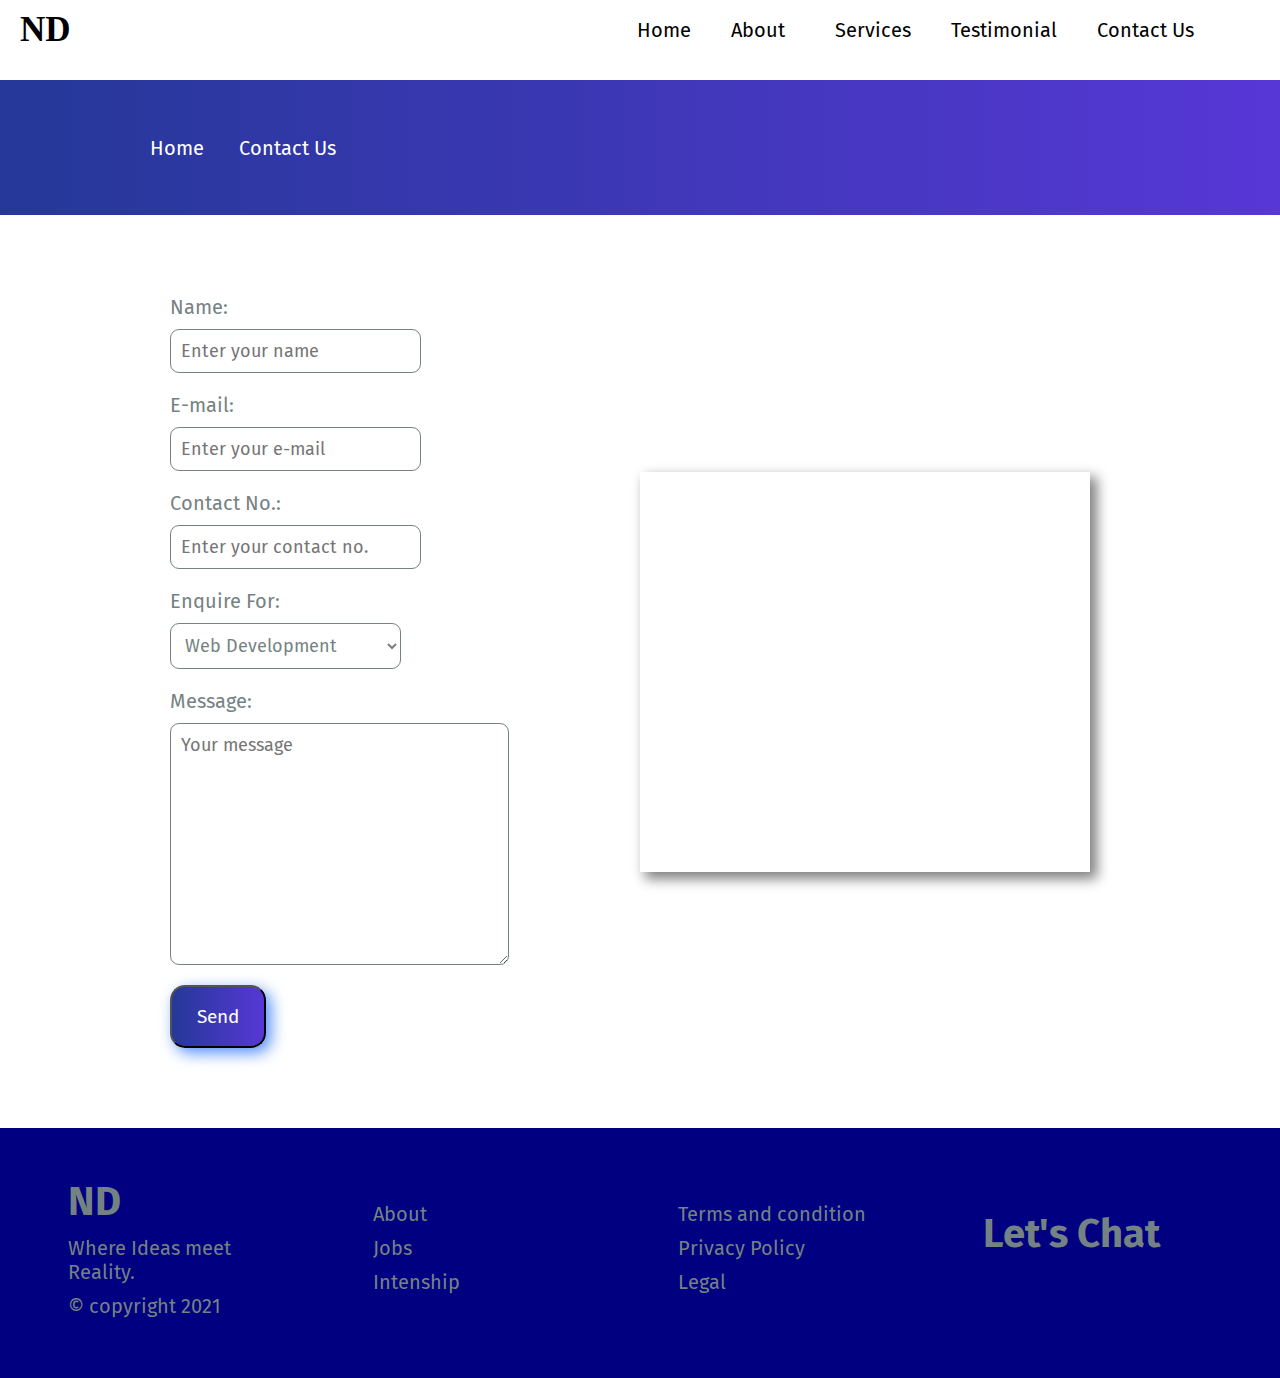
<file: contact.html>
<!DOCTYPE html>
<html lang="en">

<head>
    <meta charset="UTF-8">
    <meta http-equiv="X-UA-Compatible" content="IE=edge">
    <meta name="viewport" content="width=device-width, initial-scale=1.0">
    <link rel="stylesheet" href="./style/index.css">
    <link rel="stylesheet" href="./style/contact.css">
    <!-- <link rel="stylesheet" href="./style/media.css"> -->
    <link rel="stylesheet" href="https://use.fontawesome.com/releases/v5.15.3/css/all.css"
        integrity="sha384-SZXxX4whJ79/gErwcOYf+zWLeJdY/qpuqC4cAa9rOGUstPomtqpuNWT9wdPEn2fk" crossorigin="anonymous">
    <link rel="preconnect" href="https://fonts.gstatic.com">
    <link href="https://fonts.googleapis.com/css2?family=Fira+Sans&display=swap" rel="stylesheet">
    <title>ND Infotronics | contact us</title>

</head>

<body>
    <nav id="navbar">
        <h1 id="logo">
            ND
        </h1>
        <ul id="menu">
            <li><a href="#hero">Home</a></li>
            <li class="link" id="link">
                <a href="javascript:void(0)">About <i class="fas fa-chevron-down"></i></a>
                <ul class="dropdown" id="dropdown">
                    <li class="dropLink"><a href="#aboutUs">About Us</a></li>
                    <li class="dropLink"><a href="#ourClient">Clients</a></li>
                    <li class="dropLink"><a href="#">Team</a></li>
                    <li class="dropLink"><a href="#">Products</a></li>
                    <li class="dropLink"><a href="#">Blogs</a></li>
                </ul>
            </li>
            <li><a href="#ourServices">Services</a></li>
            <li><a href="#testimonial">Testimonial</a></li>
            <li><a href="./contact.html">Contact Us</a></li>
            <li><a href=" javascript:void(0)"><i class="themeSwitch"></i></a></li>
        </ul>
        <div class="hamburger" id="hamburger">
            <i class="fas fa-bars fa-3x"></i>
        </div>
    </nav>
    <aside class="sideNav" id="sideNav">
        <div class="close" id="closeBtn">
            <i class="fas fa-times fa-3x"></i>
        </div>
        <ul class="sideNavMenu">
            <li class="sideNavItem"><a href="#">Home</a></li>
            <li class="sideNavItem">
                <a href="javascript:void(0)">About <i class="fas fa-chevron-down"></i></a>
                <ul class="sideNavDropdown">
                    <li class="sideNavDropItem"><a href="#aboutUs">About Us</a></li>
                    <li class="sideNavDropItem"><a href="#ourClient">Clients</a></li>
                    <li class="sideNavDropItem"><a href="#">Team</a></li>
                    <li class="sideNavDropItem"><a href="#">Products</a></li>
                    <li class="sideNavDropItem"><a href="#">Blogs</a></li>

                </ul>
            </li>
            <li class="sideNavItem"><a href="#ourServices">Services</a></li>
            <li class="sideNavItem"><a href="#testimonial">Testimonial</a></li>
            <li class="sideNavItem"><a href="./contact.html">Contact Us</a></li>
            <li class="sideNavItem"><a href=" javascript:void(0)"><i class="themeSwitchSmallDevices"></i></a></li>
        </ul>
    </aside>

    <div id="indicator" class="indicator">
        <div class="navigation">
            <a href="./index.html" class="linkItem">Home</a>
            <i class="fas fa-chevron-right fa-2x"></i>
            <a href="" class="linkItem" aria-disabled="true" disabled>Contact Us</a>

        </div>
    </div>

    <section id="content" class="content">
        <div class="formBox">
            <form action="#" method="POST">
                <label for="name" class="formlables">Name:</label>
                <input type="text" class="inputfield" id="name" placeholder="Enter your name">

                <label for="email" class="formlables">E-mail:</label>
                <input type="email" class="inputfield" name="email" id="email" placeholder="Enter your e-mail">

                <label for="mobile" class="formlables">Contact No.:</label>
                <input type="tel" inputmode="tel" class="inputfield" name="mobile" id="mobile"
                    placeholder="Enter your contact no.">

                <label for="service" class="formlables">Enquire For:</label>
                <select id="service" name="service" class="inputfield">
                    <option value="Web Development" selected>Web Development</option>
                    <option value="Android Development">Android Development</option>
                    <option value="Software Development">Software Development</option>
                    <option value="Graphic Design">Graphic Design</option>
                    <option value="Electronic Projects">Electronic Projects</option>
                    <option value="IOT Gadgets">IOT Gadgets</option>
                    <option value="other">Other</option>
                </select>

                <label for="message" class="formlables">Message:</label>
                <textarea name="message" id="message" class="inputfield" cols="30" rows="10"
                    placeholder="Your message"></textarea>

                <button type="submit" class="btn">Send</button>

            </form>
            <iframe
                src="https://www.google.com/maps/embed?pb=!1m18!1m12!1m3!1d120073.07457625036!2d75.23516046852986!3d19.87024401410699!2m3!1f0!2f0!3f0!3m2!1i1024!2i768!4f13.1!3m3!1m2!1s0x3bdb9815a369bc63%3A0x712d538b29a2a73e!2sAurangabad%2C%20Maharashtra!5e0!3m2!1sen!2sin!4v1620394197273!5m2!1sen!2sin"
                width="450" height="400" style="border:0; box-shadow: 6px 6px 12px 1px grey;" class="map"
                allowfullscreen="false" loading="lazy">
            </iframe>
        </div>



    </section>

    <footer>
        <div class="companySection footItem">
            <h1 class="footHeading">ND</h1>
            <p class="footPara">Where Ideas meet Reality.</p>
            <p class="footPara">&copy; copyright 2021</p>
        </div>
        <div class="linksSection footItem">
            <a href="">About</a>
            <a href="">Jobs</a>
            <a href="">Intenship</a>
        </div>
        <div class="formalitySection footItem">
            <a href="">Terms and condition</a>
            <a href="">Privacy Policy</a>
            <a href="">Legal</a>
        </div>
        <div class="socailSection footItem">
            <h1 class="footHeading">Let's Chat</h1>
            <div class="socialLinks">
                <a href=""><i class="fab fa-facebook-f"></i></a>
                <a href=""><i class="fab fa-twitter"></i></a>
                <a href=""><i class="fab fa-linkedin-in"></i></a>
                <a href=""><i class="fab fa-instagram"></i></a>
            </div>


        </div>
    </footer>
</body>

<script defer src="./js/sideNavigation.js"></script>
<script defer src="./js/themeSwitch.js"></script>
<script defer src="./js/navigation.js"></script>

</html>
</file>
<file: Glider.js-master/docs/assets/css/noscript.css>
/*
	Stellar by HTML5 UP
	html5up.net | @ajlkn
	Free for personal and commercial use under the CCA 3.0 license (html5up.net/license)
*/

/* Header */

	body.is-preload #header.alt > * {
		opacity: 1;
	}

	body.is-preload #header.alt .logo {
		-moz-transform: none;
		-webkit-transform: none;
		-ms-transform: none;
		transform: none;
	}
</file>
<file: style/index.css>
* {
  margin: 0;
  padding: 0;
  box-sizing: border-box;
}
:root {
  --black--: #000;
  --white--: #fff;
  --text-color--: #758283;
}
html {
  scroll-behavior: smooth;
  font-size: 62.5%;
  /* 10px = 1rem */
}
body {
  background: var(--white--);
  transition: 0.3s ease-in;
}

/* navigation */
#navbar {
  background-color: var(--white--);
  display: flex;
  align-items: center;
  justify-content: space-between;
  padding: 5px 20px;
  position: fixed;
  top: 0px;
  left: 0px;
  width: 100%;
  height: 60px;
  z-index: 100;
  transition: 0.2s ease-in-out;
}
#logo {
  font-size: 3.5rem;
  color: var(--black--);
}

#menu {
  display: flex;
  position: relative;
  align-content: center;
  justify-content: center;
  align-items: center;
  flex-wrap: nowrap;
  flex-direction: row;
}
#menu li {
  list-style-type: none;
  padding: 10px 0px;
}
.link:hover .dropdown {
  top: 38px;
  visibility: visible;
  opacity: 1;
}
.dropdown {
  border-top: 5px solid #263ec5;
  z-index: 99;
  cursor: pointer;
  display: block;
  position: absolute;
  visibility: hidden;
  opacity: 0;
  top: 70px;
  left: 95px;
  width: 150px;
  height: auto;
  background-color: var(--white--);
  margin: 5px 0px 0px 0px;
  border-radius: 3px;
  box-shadow: 3px 3px 15px black;
  padding-top: 10px;
  transition: all 0.2s ease-in-out;
}
.dropLink {
  display: block;
  margin: 8px 0px;
  padding: 0px 10px !important;
}
#menu li:not(:last-child) {
  margin-right: 4rem;
}
#menu li a {
  text-decoration: none;
  color: var(--black--);
  font-size: 2rem;
  font-family: "Fira Sans", sans-serif;
  padding: 10px 0px;
}
#menu li a i {
  margin-left: 10px;
}
.themeSwitch::before {
  content: "\f186";
  font-family: "Font Awesome 5 Free";
  font-weight: 900;
  display: inline-block;
  font-style: normal;
  font-variant: normal;
  text-rendering: auto;
  -webkit-font-smoothing: antialiased;
}
.hamburger {
  padding: 5px;
  display: none;
  position: absolute;
  top: 50%;
  right: 0px;
  transform: translate(-50%, -50%);
  z-index: 100;
  color: var(--black--);
}

/* side navigation */
.sideNav {
  position: fixed;
  top: 0;
  right: 0;
  /* width: 70%; */
  width: 0%;
  overflow: hidden;
  height: 100%;
  display: grid;
  place-content: center;
  background-color: rgb(21 29 93 / 93%);
  z-index: 101;
  transition: 0.3s width;
}
.close {
  position: absolute;
  top: 15px;
  left: 15px;
}
.close i {
  color: #fff;
}
.openIt {
  width: 70%;
}
.sideNavMenu {
  list-style-type: none;
}
.sideNavItem {
  /* border: 2px solid red; */
  position: relative;
  padding: 10px 0px;
  margin: 15px 0px;
}
.sideNavItem:hover .sideNavDropdown {
  top: 35px;
  visibility: visible;
  opacity: 1;
}
.sideNavItem a {
  text-decoration: none;
  font-size: 2.3rem;
  font-family: "Fira Sans", sans-serif;
  color: #fff;
}
.sideNavDropdown {
  padding: 5px;
  border-top: 5px solid #463afd;
  border-radius: 5px;
  position: absolute;
  display: block;
  top: 75px;
  left: 26px;
  background-color: var(--white--);
  width: 110px;
  box-shadow: 4px 4px 11px 0px #464646;
  visibility: hidden;
  opacity: 0;
  transition: 0.3s ease-in-out;
  z-index: 100;
}
.sideNavDropItem {
  list-style-type: none;
  padding: 4px 0px;
}
.sideNavDropItem a {
  color: var(--black--);
}

/* hero section */
#hero {
  width: 100%;
  height: 100vh;
  padding-top: 80px;
  /* border: 2px solid black; */
  display: flex;
  align-items: center;
  justify-content: center;
  flex-wrap: wrap;
}

.leftAlign {
  /* border: 2px solid green; */
  height: auto;
  width: 65%;
  /* height: 100%; */
  display: flex;
  flex-direction: column;
  align-items: flex-start;
}
.brandingOnMobile {
  display: none;
}
.rightAlign {
  /* border: 2px solid black; */
  width: 35%;
  height: auto;
  display: flex;
  justify-content: flex-end;
}
.heroImg {
  /* border: 2px solid red; */
  width: 110%;
  height: 100%;
}
.heroBlob {
  position: absolute;
  /* border: 2px solid red; */
  top: 50%;
  left: 50%;
  transform: translate(-50%, -50%);
  width: 120%;
  z-index: -1;
}

/* about us section */
#aboutUS {
  /* border: 2px solid green; */
  width: 100%;
  height: auto;
  display: flex;
  align-items: center;
  justify-content: center;
  padding: 7.3rem 0rem;
  overflow: hidden;
}
.aboutLeft {
  /* border: 2px solid black; */
  width: 50%;
  height: 100%;
}
.aboutRight {
  /* border: 2px solid green; */
  width: 50%;
  height: 100%;
}
.aboutUsImg {
  /* border: 2px solid red; */
  width: 75%;
  position: relative;
}
.aboutUsBlob {
  position: absolute;
  width: 95%;
  height: 120%;
  top: 50%;
  left: 50%;
  transform: translate(-62%, -46%);
  z-index: -1;
  /* border: 2px solid red; */
}
.aboutText {
  display: flex;
  /* border: 2px solid red; */
  margin: 1.5rem 0rem;
  padding: 1rem 0rem;
}
.aboutText i {
  margin-right: 10px;
  color: var(--black--);
  cursor: pointer;
  transition: 0.3s all;
}
.aboutText i:hover {
  color: #253898;
}
.aboutDesc {
  font-size: 2rem;
  font-family: "Fira Sans", sans-serif;
  color: #758283;
}

/* who we are section */
#whoWeAre {
  /* border: 2px solid red; */
  width: 100%;
  height: auto;
  padding: 7.3rem 0rem;
  background-color: black;
}
.who {
  display: grid;
  place-content: center;
}
.who h1 {
  font-size: 5rem;
  font-weight: bold;
  font-family: "Fira Sans", sans-serif;
  color: #758283;
  text-align: center;
  /* border: 2px solid red; */
  margin-bottom: 2rem;
}
.who p {
  font-size: 2rem;
  font-family: "Fira Sans", sans-serif;
  color: #758283;
  text-align: center;
}
.who .describer {
  font-size: 4rem;
}

/* our services section */
#ourServices {
  /* border: 2px solid red; */
  width: 100%;
  height: auto;
  padding: 7.3rem 0rem;
}
.servicesRack {
  /* border: 2px solid red; */
  max-width: 1080px;
  padding: 0rem 2rem;
  height: auto;
  margin: auto;
  display: flex;
  align-items: center;
  justify-content: center;
  flex-wrap: wrap;
}
.serviceCard {
  /* border: 2px solid red; */
  width: 30rem;
  height: 20.4rem;
  padding: 1rem;
  margin: 1.5rem;
  display: flex;
  align-items: center;
  flex-direction: column;
  flex-wrap: nowrap;
  align-content: center;
  justify-content: center;
}
.serviceCard i {
  /* border: 2px solid red; */
  margin-bottom: 2.5rem;
  position: relative;
  color: var(--black--);
}
.serviceCard i::after {
  content: "";
  background-image: url(../images/lower.png);
  background-position: center;
  background-repeat: no-repeat;
  background-size: cover;
  object-fit: cover;
  width: 108px;
  height: 85px;
  display: block;
  position: absolute;
  top: 50%;
  left: 50%;
  transform: translate(-50%, -50%);
  /* border: 2px solid red; */
  z-index: -2;
}
.serviceCard h2 {
  text-align: center;
  margin-bottom: 2rem;
  font-size: 2.5rem;
  font-family: "Fira Sans", sans-serif;
  color: #758283;
}
.serviceCard p {
  text-align: center;
  font-size: 1.8rem;
  font-family: "Fira Sans", sans-serif;
  color: #758283;
}

/* our Clients section */
#ourClient {
  width: 100%;
  height: auto;
  padding: 2rem 0rem;
  background-color: #cad5e2;
}
.clientsLogo {
  width: 100%;
  /* border: 2px solid red; */
  height: auto;
  display: flex;
  align-items: center;
  justify-content: center;
}
.clientsLogo i {
  display: inline-block;
  margin: 1rem 0rem;
  -webkit-filter: grayscale(100%);
  filter: grayscale(100%);
}
.clientsLogo i:not(:last-child) {
  margin-right: 5rem;
}

/* testimonial section */
#testimonial {
  width: 100%;
  height: auto;
  padding: 7.3rem 0rem;
  /* border: 2px solid red; */
  position: relative;
  overflow: hidden;
}
.blobLeft {
  position: absolute;
  top: 7.5rem;
  left: -20.1rem;
  /* border: 2px solid red; */
  width: 30rem;
}

.blobRight {
  position: absolute;
  bottom: -4.6rem;
  right: -14.8rem;
  width: 30rem;
  /* border: 2px solid red; */
}
.corousel {
  /* border: 2px solid red; */
  width: 100%;
  display: flex;
  flex-direction: column;
  align-items: center;
  justify-content: center;
}
.glider {
  width: 30rem;
  /* border: 2px solid green; */
}
.glider-contain {
  width: 40rem !important;
  /* border: 2px solid red; */
  padding: 20px 0px;
}
.testi {
  /* border: 2px solid red; */
  display: flex;
  flex-direction: column;
  align-items: center;
  justify-content: center;
  width: 30rem !important;
  padding: 10px;
}
.testiProfile {
  width: 60px;
  margin-bottom: 15px;
}
.testiName {
  font-size: 2rem;
  font-family: "Fira Sans", sans-serif;
  color: #758283;
  margin-bottom: 1.5rem;
  text-align: center;
}
.testiFeedback {
  font-size: 1.8rem;
  font-family: "Fira Sans", sans-serif;
  color: #758283;
  margin-bottom: 1.5rem;
  text-align: center;
}
.testi .testiSocail {
  /* border: 2px solid red; */
  padding: 8px;
}
.testi .testiSocail a {
  text-decoration: none;
  color: black;
}
.testiSocail a:not(:last-child) {
  margin-right: 15px;
}
.testi i {
  display: inline-block;
}

/* newsletter section */
#newsLetter {
  width: 100%;
  height: auto;
  padding: 7.3rem 0rem;
  /* border: 2px solid red; */
  position: relative;
}
.sectionDescription {
  text-align: center;
}
/* newsletter form */
#newsletterForm {
  /* border: 2px solid red; */
  display: flex;
}
#subscribeEmail {
  font-size: 1.8rem;
  font-family: "Fira Sans", sans-serif;
  color: #758283;
  padding: 10px;
  border-radius: 19px;
  outline: none;
  width: 260px;
  background: transparent;
  border: 1px solid #758283;
}
#subscriberEmail:focus {
  outline: none;
  background: transparent;
}
.submitBtn {
  margin-left: 20px;
  background: transparent;
  padding: 5px;
  border: none;
  outline: none;
  cursor: pointer;
  color: var(--black--);
}

/* contact us section */
#contact {
  width: 100%;
  height: auto;
  /* border: 2px solid red; */
  padding: 7.3rem 0rem;
  display: flex;
  align-items: center;
  justify-content: center;
}
.descHead {
  font-size: 4rem;
  font-family: "Fira Sans", sans-serif;
  color: #758283;
  font-weight: 300;
  /* border: 2px solid red; */
  /* margin: 10px 0px; */
}
.growthImg {
  /* border: 2px solid red; */
  width: 100%;
}

/* footer section */
footer {
  width: 100%;
  height: auto;
  background-color: #000080;
  display: flex;
  align-items: center;
  justify-content: space-around;
  flex-wrap: wrap;
  padding: 3rem;
}
.footItem {
  /* border: 2px solid red; */
  padding: 10px;
  margin: 10px;
  width: 250px;
}

/* utility section starts */
.main {
  /* border: 2px solid green; */
  display: flex;
  align-items: center;
  justify-content: space-between;
  flex-direction: row;
  flex-wrap: wrap;
  width: 100%;
  height: auto;
  padding: 0rem 14rem;
}
.bodyText {
  font-size: 2rem;
  font-family: "Fira Sans", sans-serif;
  color: #758283;
  margin-top: 4rem;
  margin-bottom: 5rem;
}
.btn {
  /* border: 2px solid red; */
  cursor: pointer;
  border-radius: 15px;
  padding: 1.8rem 2.5rem;
  font-family: "Fira Sans", sans-serif;
  font-size: 1.9rem;
  background: linear-gradient(to right, #253898, #5737d6);
  color: white;
  text-decoration: none;
  text-align: center;
  box-shadow: 5px 5px 15px 0px #538ffb;
  /* margin-bottom: 20px; */
}
.sectionHeading {
  font-size: 6rem;
  font-family: "Fira Sans", sans-serif;
  color: #758283;
  margin: 1rem 0rem 5rem 0rem;
  padding: 0.5rem 0rem;
  text-align: center;
  font-weight: 400;
  /* border: 2px solid red; */
}
.footHeading {
  font-size: 4rem;
  font-family: "Fira Sans", sans-serif;
  color: #758283;
  text-align: left;
  margin-bottom: 10px;
}
.footPara {
  font-size: 2rem;
  font-family: "Fira Sans", sans-serif;
  color: #758283;
  margin-bottom: 1rem;
}
.footItem a {
  text-decoration: none;
  display: block;
  color: #758283;
  font-size: 2rem;
  font-family: "Fira Sans", sans-serif;
  margin-bottom: 1rem;
  transition: 0.3s ease;
}
.footItem a:hover {
  color: #cad5e2;
}
.socialLinks a {
  display: inline-block;
  padding: 5px;
  width: auto;
  /* border: 2px solid red; */
  margin: 0.8rem;
}
/* utility section ends */

/* for dark theme */
.dark {
  --black--: #fff;
  --white--: #000;
  --text-color--: #758283;
}
.themeIcon::before {
  content: "\f185";
}

/* theme switch for small devices */
.themeSwitchSmallDevices::before {
  content: "\f186";
  font-family: "Font Awesome 5 Free";
  font-weight: 900;
  display: inline-block;
  font-style: normal;
  font-variant: normal;
  text-rendering: auto;
  -webkit-font-smoothing: antialiased;
}
.themeIconSmallDevices::before {
  content: "\f185";
}
</file>
<file: style/contact.css>
* {
  margin: 0;
  padding: 0;
  box-sizing: border-box;
}
html {
  scroll-behavior: smooth;
  font-size: 62.5%;
  /* 10px = 1rem */
}
.indicator {
  margin-top: 80px;
  width: 100%;
  height: 15vh;
  display: flex;
  align-items: flex-start;
  justify-content: center;
  flex-direction: column;
  align-content: center;
  background: linear-gradient(to right, #253898, #5737d6);
}
.indicator .navigation {
  /* border: 2px solid red; */
  padding: 10px;
  margin-left: 140px;
}
.navigation a {
  text-decoration: none;
  font-size: 2rem;
  font-family: "Fira Sans", sans-serif;
  color: #ffffff;
}
.navigation a:first-child {
  margin-right: 16px;
}
.navigation i {
  color: white;
}
.navigation a:last-child {
  margin-left: 16px;
}

/* content section */
.content {
  /* border: 2px solid red; */
  width: 100%;
  height: auto;
  display: flex;
  align-items: center;
  justify-content: space-between;
  flex-direction: column;
  flex-wrap: wrap;
  padding: 50px 140px;
}
.formBox {
  /* border: 2px solid red; */
  width: 100%;
  height: 100%;
  display: flex;
  align-items: center;
  justify-content: center;
  flex-direction: column;
  flex-wrap: wrap;
  position: relative;
}
.formBox form {
  /* border: 2px solid green; */
  padding: 30px;
  border-radius: 30px;
  width: 100%;
  height: inherit;
  display: flex;
  align-items: flex-start;
  justify-content: center;
  flex-direction: column;
  align-content: center;
}
.formlables {
  font-size: 2rem;
  font-family: "Fira Sans", sans-serif;
  color: #758283;
  margin-bottom: 10px;
}
.inputfield {
  padding: 10px;
  border-radius: 9px;
  background: transparent;
  border: 1px solid #758283;
  outline: 0px;
  font-size: 1.8rem;
  font-family: "Fira Sans", sans-serif;
  color: var(--text-color--);
  margin-bottom: 20px;
}
.inputfield:focus {
  outline: none;
}
.inputfield option {
  color: var(--text-color--);
  background: transparent;
}
.map {
  /* border: 2px solid red; */
  position: absolute;
  top: 50%;
  left: 50%;
  transform: translate(0%, -50%);
}

/* media queries */

/* for tablet devices */
@media screen and (max-width: 768px) {
  html {
    font-size: 50%;
  }
  .indicator .navigation {
    margin-left: 70px;
  }
  .content {
    padding: 50px 70px;
  }
  iframe {
    width: 300px;
    height: 280px;
  }
  .map {
    /* border: 2px solid red; */
    position: absolute;
    top: 50%;
    left: 50%;
    transform: translate(20%, -50%);
  }
  .footItem {
    width: 178px;
    margin: 0.1rem;
  }
}

/* for large mobile */
@media screen and (max-width: 456px) {
  html {
    font-size: 45%;
  }
  .indicator .navigation {
    margin-left: 20px;
  }
  #menu {
    display: none;
    visibility: hidden;
  }
  .hamburger {
    display: block;
  }
  .content {
    padding: 50px 20px;
    /* border: 2px solid red; */
  }
  iframe {
    display: none;
  }
}

/* for medium mobile */
@media screen and (max-width: 375px) {
  html {
    font-size: 45%;
  }
  .formBox form {
    padding: 20px;
  }
  footer {
    justify-content: flex-start;
  }
  .footItem {
    padding: 7px;
    margin: 1px;
    width: 165px;
  }
}
</file>
<file: style/media.css>
/* for laptops - L */
@media screen and (max-width: 1024px) {
  html {
    font-size: 60%;
  }
  #svg {
    width: 50rem;
  }
  .main {
    padding: 0px 10rem;
  }
  .footItem {
    width: 200px;
  }
}

/* for tablets */
@media screen and (max-width: 768px) {
  html {
    font-size: 50%;
  }
  #menu li a i {
    margin-left: 2px;
  }
  #svg {
    width: 50rem;
  }
  .main {
    padding: 0px 6rem;
  }
  .bodyText {
    margin-top: 3rem;
  }
  .footItem {
    width: 178px;
    margin: 0.1rem;
  }
}

/* for Large mobile */
@media screen and (max-width: 426px) {
  html {
    font-size: 45%;
  }
  #menu {
    display: none;
    visibility: hidden;
  }
  #hero {
    width: 100%;
    height: 100vh;
    /* border: 2px solid red; */
    display: flex;
    align-items: center;
    justify-content: center;
    flex-wrap: wrap;
    align-content: center;
  }
  #svg {
    display: none;
  }
  .main {
    padding: 0px 2rem;
    /* border: 2px solid black; */
    justify-content: center;
  }
  .brandingOnMobile {
    display: block;
    text-align: center;
    font-size: 8.2rem;
    font-weight: bold;
    font-family: "Fira Sans", sans-serif;
    color: #758283;
  }
  .leftAlign {
    /* border: 2px solid green; */
    /* height: auto; */
    width: 100%;
    display: flex;
    flex-direction: column;
    align-items: center;
    margin-bottom: 2rem;
  }
  .rightAlign {
    /* border: 2px solid black; */
    width: 60%;
    height: auto;
    display: flex;
    justify-content: flex-end;
  }
  .hamburger {
    display: block;
  }
  #subscribeEmail {
    width: 162px;
  }
  .submitBtn {
    margin-left: 1rem;
    background: transparent;
    padding: 5px;
    border: none;
    outline: none;
    cursor: pointer;
  }
  .sectionHeading {
    margin: 1rem 0rem 3rem 0rem;
  }
  .aboutText {
    display: flex;
    /* border: 2px solid red; */
    margin: 1rem 0rem;
    padding: 1rem 0rem;
  }
  .aboutUsImg {
    /* border: 2px solid red; */
    width: 100%;
  }
  .aboutUsBlob {
    width: 115%;
    height: 140%;
  }
  .serviceCard {
    /* border: 2px solid red; */
    width: 26rem;
    height: 27.4rem;
    padding: 1rem;
    margin: 0.5rem;
  }
  .serviceCard i::after {
    width: 80px;
    height: 50px;
  }
  .mobileLeft {
    width: 65% !important;
  }
  .bodyText {
    margin-top: 3rem;
    margin-bottom: 4rem;
  }
}

/* for medium mobile */
@media screen and (max-width: 375px) {
  html {
    font-size: 45%;
  }
  .main {
    flex-direction: column;
  }
  #aboutUs {
    padding: 7.3rem 0rem;
  }
  .aboutLeft {
    width: 75%;
  }
  .aboutUsBlob {
    width: 122%;
    height: 120%;
    transform: translate(-50%, -50%);
  }
  .aboutRight {
    width: 75%;
    height: 100%;
    margin-top: 25px;
  }
  .serviceCard {
    width: 23rem;
  }
  .glider-contain {
    width: 35rem !important;
    padding: 20px 0px;
  }
  footer {
    justify-content: flex-start;
  }
  .footItem {
    padding: 7px;
    margin: 1px;
    width: 165px;
  }
}
</file>
<file: Glider.js-master/docs/assets/css/main.css>
@import url(font-awesome.min.css);
@import "https://fonts.googleapis.com/css?family=Source+Sans+Pro:300,400";

/*
  Stellar by HTML5 UP
  html5up.net | @ajlkn
  Free for personal and commercial use under the CCA 3.0 license (html5up.net/license)
*/

html, body, div, span, applet, object,
iframe, h1, h2, h3, h4, h5, h6, p, blockquote,
pre, a, abbr, acronym, address, big, cite,
code, del, dfn, em, img, ins, kbd, q, s, samp,
small, strike, strong, sub, sup, tt, var, b,
u, i, center, dl, dt, dd, ol, ul, li, fieldset,
form, label, legend, table, caption, tbody,
tfoot, thead, tr, th, td, article, aside,
canvas, details, embed, figure, figcaption,
footer, header, hgroup, menu, nav, output, ruby,
section, summary, time, mark, audio, video {
  margin: 0;
  padding: 0;
  border: 0;
  font-size: 100%;
  font: inherit;
  vertical-align: baseline;}

article, aside, details, figcaption, figure,
footer, header, hgroup, menu, nav, section {
  display: block;}

body {
  line-height: 1;
}

ol, ul {
  list-style: none;
}

blockquote, q {
  quotes: none;
}

  blockquote:before, blockquote:after, q:before, q:after {
    content: '';
    content: none;
  }

table {
  border-collapse: collapse;
  border-spacing: 0;
}

body {
  -webkit-text-size-adjust: none;
}

mark {
  background-color: transparent;
  color: inherit;
}

input::-moz-focus-inner {
  border: 0;
  padding: 0;
}

input, select, textarea {
  -moz-appearance: none;
  -webkit-appearance: none;
  -ms-appearance: none;
  appearance: none;
}

/* Basic */

  @-ms-viewport {
    width: device-width;
  }

  body {
    -ms-overflow-style: scrollbar;
  }

  @media screen and (max-width: 480px) {

    html, body {
      min-width: 320px;
    }

  }

  html {
    box-sizing: border-box;
  }

  *, *:before, *:after {
    box-sizing: inherit;
  }

  body {
    background-color: #935d8c;
    background-image: url("images/overlay.png"), -moz-linear-gradient(45deg, #e37682 15%, #5f4d93 85%);
    background-image: url("images/overlay.png"), -webkit-linear-gradient(45deg, #e37682 15%, #5f4d93 85%);
    background-image: url("images/overlay.png"), -ms-linear-gradient(45deg, #e37682 15%, #5f4d93 85%);
    background-image: url("images/overlay.png"), linear-gradient(45deg, #e37682 15%, #5f4d93 85%);
  }

    body.is-preload *, body.is-preload *:before, body.is-preload *:after {
      -moz-animation: none !important;
      -webkit-animation: none !important;
      -ms-animation: none !important;
      animation: none !important;
      -moz-transition: none !important;
      -webkit-transition: none !important;
      -ms-transition: none !important;
      transition: none !important;
    }

/* Type */

  body {
    background-color: #935d8c;
    color: rgba(255, 255, 255, 0.65);
  }

  body, input, select, textarea {
    font-family: "Source Sans Pro", Helvetica, sans-serif;
    font-size: 17pt;
    font-weight: 300;
    line-height: 1.65;
  }

    @media screen and (max-width: 1680px) {

      body, input, select, textarea {
        font-size: 14pt;
      }

    }

    @media screen and (max-width: 1280px) {

      body, input, select, textarea {
        font-size: 12pt;
      }

    }

    @media screen and (max-width: 360px) {

      body, input, select, textarea {
        font-size: 11pt;
      }

    }

  a {
    -moz-transition: color 0.2s ease, border-bottom 0.2s ease;
    -webkit-transition: color 0.2s ease, border-bottom 0.2s ease;
    -ms-transition: color 0.2s ease, border-bottom 0.2s ease;
    transition: color 0.2s ease, border-bottom 0.2s ease;
    text-decoration: none;
    border-bottom: dotted 1px;
    color: inherit;
  }

    a:hover {
      border-bottom-color: transparent;
    }

  strong, b {
    font-weight: 400;
  }

  em, i {
    font-style: italic;
  }

  p {
    margin: 0 0 2em 0;
  }

    p.content {
      -moz-columns: 20em 2;
      -webkit-columns: 20em 2;
      -ms-columns: 20em 2;
      columns: 20em 2;
      -moz-column-gap: 2em;
      -webkit-column-gap: 2em;
      -ms-column-gap: 2em;
      column-gap: 2em;
      text-align: justify;
    }

  h1, h2, h3, h4, h5, h6 {
    font-weight: 300;
    line-height: 1.5;
    margin: 0 0 0.7em 0;
    letter-spacing: -0.025em;
  }

    h1 a, h2 a, h3 a, h4 a, h5 a, h6 a {
      color: inherit;
      text-decoration: none;
    }

  h1 {
    font-size: 2.5em;
    line-height: 1.2;
  }

  h2 {
    font-size: 1.5em;
  }

  h3 {
    font-size: 1.25em;
  }

  h4 {
    font-size: 1.1em;
  }

  h5 {
    font-size: 0.9em;
  }

  h6 {
    font-size: 0.7em;
  }

  @media screen and (max-width: 736px) {

    h1 {
      font-size: 2em;
    }

  }

  sub {
    font-size: 0.8em;
    position: relative;
    top: 0.5em;
  }

  sup {
    font-size: 0.8em;
    position: relative;
    top: -0.5em;
  }

  blockquote {
    border-left: solid 4px;
    font-style: italic;
    margin: 0 0 2em 0;
    padding: 0.5em 0 0.5em 2em;
  }

  code {
    border-radius: 8px;
    border: solid 1px;
    font-family: "Courier New", monospace;
    font-size: 0.9em;
    margin: 0 0.25em;
    padding: 0.25em 0.65em;
  }

  pre {
    -webkit-overflow-scrolling: touch;
    font-family: "Courier New", monospace;
    font-size: 0.9em;
    margin: 0 0 2em 0;
  }

    pre code {
      display: block;
      line-height: 1.75;
      padding: 1em 1.5em;
      overflow-x: auto;
    }

  hr {
    border: 0;
    border-bottom: solid 1px;
    margin: 2em 0;
  }

    hr.major {
      margin: 3em 0;
    }

  .align-left {
    text-align: left;
  }

  .align-center {
    text-align: center;
  }

  .align-right {
    text-align: right;
  }

  input, select, textarea {
    color: #ffffff;
  }

  a:hover {
    color: #ffffff;
  }

  strong, b {
    color: #ffffff;
  }

  h1, h2, h3, h4, h5, h6 {
    color: #ffffff;
  }

  blockquote {
    border-left-color: rgba(255, 255, 255, 0.35);
  }

  code {
    background: rgba(255, 255, 255, 0.075);
    border-color: rgba(255, 255, 255, 0.35);
  }

  hr {
    border-bottom-color: rgba(255, 255, 255, 0.35);
  }

/* Row */

  .row {
    display: flex;
    flex-wrap: wrap;
    box-sizing: border-box;
    align-items: stretch;
  }

    .row > * {
      box-sizing: border-box;
    }

    .row.gtr-uniform > * > :last-child {
      margin-bottom: 0;
    }

    .row.aln-left {
      justify-content: flex-start;
    }

    .row.aln-center {
      justify-content: center;
    }

    .row.aln-right {
      justify-content: flex-end;
    }

    .row.aln-top {
      align-items: flex-start;
    }

    .row.aln-middle {
      align-items: center;
    }

    .row.aln-bottom {
      align-items: flex-end;
    }

    .row > .imp {
      order: -1;
    }

    .row > .col-1 {
      width: 8.3333333333%;
    }

    .row > .off-1 {
      margin-left: 8.3333333333%;
    }

    .row > .col-2 {
      width: 16.6666666667%;
    }

    .row > .off-2 {
      margin-left: 16.6666666667%;
    }

    .row > .col-3 {
      width: 25%;
    }

    .row > .off-3 {
      margin-left: 25%;
    }

    .row > .col-4 {
      width: 33.3333333333%;
    }

    .row > .off-4 {
      margin-left: 33.3333333333%;
    }

    .row > .col-5 {
      width: 41.6666666667%;
    }

    .row > .off-5 {
      margin-left: 41.6666666667%;
    }

    .row > .col-6 {
      width: 50%;
    }

    .row > .off-6 {
      margin-left: 50%;
    }

    .row > .col-7 {
      width: 58.3333333333%;
    }

    .row > .off-7 {
      margin-left: 58.3333333333%;
    }

    .row > .col-8 {
      width: 66.6666666667%;
    }

    .row > .off-8 {
      margin-left: 66.6666666667%;
    }

    .row > .col-9 {
      width: 75%;
    }

    .row > .off-9 {
      margin-left: 75%;
    }

    .row > .col-10 {
      width: 83.3333333333%;
    }

    .row > .off-10 {
      margin-left: 83.3333333333%;
    }

    .row > .col-11 {
      width: 91.6666666667%;
    }

    .row > .off-11 {
      margin-left: 91.6666666667%;
    }

    .row > .col-12 {
      width: 100%;
    }

    .row > .off-12 {
      margin-left: 100%;
    }

    .row.gtr-0 {
      margin-top: 0;
      margin-left: 0em;
    }

      .row.gtr-0 > * {
        padding: 0 0 0 0em;
      }

      .row.gtr-0.gtr-uniform {
        margin-top: 0em;
      }

        .row.gtr-0.gtr-uniform > * {
          padding-top: 0em;
        }

    .row.gtr-25 {
      margin-top: 0;
      margin-left: -0.375em;
    }

      .row.gtr-25 > * {
        padding: 0 0 0 0.375em;
      }

      .row.gtr-25.gtr-uniform {
        margin-top: -0.375em;
      }

        .row.gtr-25.gtr-uniform > * {
          padding-top: 0.375em;
        }

    .row.gtr-50 {
      margin-top: 0;
      margin-left: -0.75em;
    }

      .row.gtr-50 > * {
        padding: 0 0 0 0.75em;
      }

      .row.gtr-50.gtr-uniform {
        margin-top: -0.75em;
      }

        .row.gtr-50.gtr-uniform > * {
          padding-top: 0.75em;
        }

    .row {
      margin-top: 0;
      margin-left: -1.5em;
    }

      .row > * {
        padding: 0 0 0 1.5em;
      }

      .row.gtr-uniform {
        margin-top: -1.5em;
      }

        .row.gtr-uniform > * {
          padding-top: 1.5em;
        }

    .row.gtr-150 {
      margin-top: 0;
      margin-left: -2.25em;
    }

      .row.gtr-150 > * {
        padding: 0 0 0 2.25em;
      }

      .row.gtr-150.gtr-uniform {
        margin-top: -2.25em;
      }

        .row.gtr-150.gtr-uniform > * {
          padding-top: 2.25em;
        }

    .row.gtr-200 {
      margin-top: 0;
      margin-left: -3em;
    }

      .row.gtr-200 > * {
        padding: 0 0 0 3em;
      }

      .row.gtr-200.gtr-uniform {
        margin-top: -3em;
      }

        .row.gtr-200.gtr-uniform > * {
          padding-top: 3em;
        }

    @media screen and (max-width: 1680px) {

      .row {
        display: flex;
        flex-wrap: wrap;
        box-sizing: border-box;
        align-items: stretch;
      }

        .row > * {
          box-sizing: border-box;
        }

        .row.gtr-uniform > * > :last-child {
          margin-bottom: 0;
        }

        .row.aln-left {
          justify-content: flex-start;
        }

        .row.aln-center {
          justify-content: center;
        }

        .row.aln-right {
          justify-content: flex-end;
        }

        .row.aln-top {
          align-items: flex-start;
        }

        .row.aln-middle {
          align-items: center;
        }

        .row.aln-bottom {
          align-items: flex-end;
        }

        .row > .imp-xlarge {
          order: -1;
        }

        .row > .col-1-xlarge {
          width: 8.3333333333%;
        }

        .row > .off-1-xlarge {
          margin-left: 8.3333333333%;
        }

        .row > .col-2-xlarge {
          width: 16.6666666667%;
        }

        .row > .off-2-xlarge {
          margin-left: 16.6666666667%;
        }

        .row > .col-3-xlarge {
          width: 25%;
        }

        .row > .off-3-xlarge {
          margin-left: 25%;
        }

        .row > .col-4-xlarge {
          width: 33.3333333333%;
        }

        .row > .off-4-xlarge {
          margin-left: 33.3333333333%;
        }

        .row > .col-5-xlarge {
          width: 41.6666666667%;
        }

        .row > .off-5-xlarge {
          margin-left: 41.6666666667%;
        }

        .row > .col-6-xlarge {
          width: 50%;
        }

        .row > .off-6-xlarge {
          margin-left: 50%;
        }

        .row > .col-7-xlarge {
          width: 58.3333333333%;
        }

        .row > .off-7-xlarge {
          margin-left: 58.3333333333%;
        }

        .row > .col-8-xlarge {
          width: 66.6666666667%;
        }

        .row > .off-8-xlarge {
          margin-left: 66.6666666667%;
        }

        .row > .col-9-xlarge {
          width: 75%;
        }

        .row > .off-9-xlarge {
          margin-left: 75%;
        }

        .row > .col-10-xlarge {
          width: 83.3333333333%;
        }

        .row > .off-10-xlarge {
          margin-left: 83.3333333333%;
        }

        .row > .col-11-xlarge {
          width: 91.6666666667%;
        }

        .row > .off-11-xlarge {
          margin-left: 91.6666666667%;
        }

        .row > .col-12-xlarge {
          width: 100%;
        }

        .row > .off-12-xlarge {
          margin-left: 100%;
        }

        .row.gtr-0 {
          margin-top: 0;
          margin-left: 0em;
        }

          .row.gtr-0 > * {
            padding: 0 0 0 0em;
          }

          .row.gtr-0.gtr-uniform {
            margin-top: 0em;
          }

            .row.gtr-0.gtr-uniform > * {
              padding-top: 0em;
            }

        .row.gtr-25 {
          margin-top: 0;
          margin-left: -0.375em;
        }

          .row.gtr-25 > * {
            padding: 0 0 0 0.375em;
          }

          .row.gtr-25.gtr-uniform {
            margin-top: -0.375em;
          }

            .row.gtr-25.gtr-uniform > * {
              padding-top: 0.375em;
            }

        .row.gtr-50 {
          margin-top: 0;
          margin-left: -0.75em;
        }

          .row.gtr-50 > * {
            padding: 0 0 0 0.75em;
          }

          .row.gtr-50.gtr-uniform {
            margin-top: -0.75em;
          }

            .row.gtr-50.gtr-uniform > * {
              padding-top: 0.75em;
            }

        .row {
          margin-top: 0;
          margin-left: -1.5em;
        }

          .row > * {
            padding: 0 0 0 1.5em;
          }

          .row.gtr-uniform {
            margin-top: -1.5em;
          }

            .row.gtr-uniform > * {
              padding-top: 1.5em;
            }

        .row.gtr-150 {
          margin-top: 0;
          margin-left: -2.25em;
        }

          .row.gtr-150 > * {
            padding: 0 0 0 2.25em;
          }

          .row.gtr-150.gtr-uniform {
            margin-top: -2.25em;
          }

            .row.gtr-150.gtr-uniform > * {
              padding-top: 2.25em;
            }

        .row.gtr-200 {
          margin-top: 0;
          margin-left: -3em;
        }

          .row.gtr-200 > * {
            padding: 0 0 0 3em;
          }

          .row.gtr-200.gtr-uniform {
            margin-top: -3em;
          }

            .row.gtr-200.gtr-uniform > * {
              padding-top: 3em;
            }

    }

    @media screen and (max-width: 1280px) {

      .row {
        display: flex;
        flex-wrap: wrap;
        box-sizing: border-box;
        align-items: stretch;
      }

        .row > * {
          box-sizing: border-box;
        }

        .row.gtr-uniform > * > :last-child {
          margin-bottom: 0;
        }

        .row.aln-left {
          justify-content: flex-start;
        }

        .row.aln-center {
          justify-content: center;
        }

        .row.aln-right {
          justify-content: flex-end;
        }

        .row.aln-top {
          align-items: flex-start;
        }

        .row.aln-middle {
          align-items: center;
        }

        .row.aln-bottom {
          align-items: flex-end;
        }

        .row > .imp-large {
          order: -1;
        }

        .row > .col-1-large {
          width: 8.3333333333%;
        }

        .row > .off-1-large {
          margin-left: 8.3333333333%;
        }

        .row > .col-2-large {
          width: 16.6666666667%;
        }

        .row > .off-2-large {
          margin-left: 16.6666666667%;
        }

        .row > .col-3-large {
          width: 25%;
        }

        .row > .off-3-large {
          margin-left: 25%;
        }

        .row > .col-4-large {
          width: 33.3333333333%;
        }

        .row > .off-4-large {
          margin-left: 33.3333333333%;
        }

        .row > .col-5-large {
          width: 41.6666666667%;
        }

        .row > .off-5-large {
          margin-left: 41.6666666667%;
        }

        .row > .col-6-large {
          width: 50%;
        }

        .row > .off-6-large {
          margin-left: 50%;
        }

        .row > .col-7-large {
          width: 58.3333333333%;
        }

        .row > .off-7-large {
          margin-left: 58.3333333333%;
        }

        .row > .col-8-large {
          width: 66.6666666667%;
        }

        .row > .off-8-large {
          margin-left: 66.6666666667%;
        }

        .row > .col-9-large {
          width: 75%;
        }

        .row > .off-9-large {
          margin-left: 75%;
        }

        .row > .col-10-large {
          width: 83.3333333333%;
        }

        .row > .off-10-large {
          margin-left: 83.3333333333%;
        }

        .row > .col-11-large {
          width: 91.6666666667%;
        }

        .row > .off-11-large {
          margin-left: 91.6666666667%;
        }

        .row > .col-12-large {
          width: 100%;
        }

        .row > .off-12-large {
          margin-left: 100%;
        }

        .row.gtr-0 {
          margin-top: 0;
          margin-left: 0em;
        }

          .row.gtr-0 > * {
            padding: 0 0 0 0em;
          }

          .row.gtr-0.gtr-uniform {
            margin-top: 0em;
          }

            .row.gtr-0.gtr-uniform > * {
              padding-top: 0em;
            }

        .row.gtr-25 {
          margin-top: 0;
          margin-left: -0.375em;
        }

          .row.gtr-25 > * {
            padding: 0 0 0 0.375em;
          }

          .row.gtr-25.gtr-uniform {
            margin-top: -0.375em;
          }

            .row.gtr-25.gtr-uniform > * {
              padding-top: 0.375em;
            }

        .row.gtr-50 {
          margin-top: 0;
          margin-left: -0.75em;
        }

          .row.gtr-50 > * {
            padding: 0 0 0 0.75em;
          }

          .row.gtr-50.gtr-uniform {
            margin-top: -0.75em;
          }

            .row.gtr-50.gtr-uniform > * {
              padding-top: 0.75em;
            }

        .row {
          margin-top: 0;
          margin-left: -1.5em;
        }

          .row > * {
            padding: 0 0 0 1.5em;
          }

          .row.gtr-uniform {
            margin-top: -1.5em;
          }

            .row.gtr-uniform > * {
              padding-top: 1.5em;
            }

        .row.gtr-150 {
          margin-top: 0;
          margin-left: -2.25em;
        }

          .row.gtr-150 > * {
            padding: 0 0 0 2.25em;
          }

          .row.gtr-150.gtr-uniform {
            margin-top: -2.25em;
          }

            .row.gtr-150.gtr-uniform > * {
              padding-top: 2.25em;
            }

        .row.gtr-200 {
          margin-top: 0;
          margin-left: -3em;
        }

          .row.gtr-200 > * {
            padding: 0 0 0 3em;
          }

          .row.gtr-200.gtr-uniform {
            margin-top: -3em;
          }

            .row.gtr-200.gtr-uniform > * {
              padding-top: 3em;
            }

    }

    @media screen and (max-width: 980px) {

      .row {
        display: flex;
        flex-wrap: wrap;
        box-sizing: border-box;
        align-items: stretch;
      }

        .row > * {
          box-sizing: border-box;
        }

        .row.gtr-uniform > * > :last-child {
          margin-bottom: 0;
        }

        .row.aln-left {
          justify-content: flex-start;
        }

        .row.aln-center {
          justify-content: center;
        }

        .row.aln-right {
          justify-content: flex-end;
        }

        .row.aln-top {
          align-items: flex-start;
        }

        .row.aln-middle {
          align-items: center;
        }

        .row.aln-bottom {
          align-items: flex-end;
        }

        .row > .imp-medium {
          order: -1;
        }

        .row > .col-1-medium {
          width: 8.3333333333%;
        }

        .row > .off-1-medium {
          margin-left: 8.3333333333%;
        }

        .row > .col-2-medium {
          width: 16.6666666667%;
        }

        .row > .off-2-medium {
          margin-left: 16.6666666667%;
        }

        .row > .col-3-medium {
          width: 25%;
        }

        .row > .off-3-medium {
          margin-left: 25%;
        }

        .row > .col-4-medium {
          width: 33.3333333333%;
        }

        .row > .off-4-medium {
          margin-left: 33.3333333333%;
        }

        .row > .col-5-medium {
          width: 41.6666666667%;
        }

        .row > .off-5-medium {
          margin-left: 41.6666666667%;
        }

        .row > .col-6-medium {
          width: 50%;
        }

        .row > .off-6-medium {
          margin-left: 50%;
        }

        .row > .col-7-medium {
          width: 58.3333333333%;
        }

        .row > .off-7-medium {
          margin-left: 58.3333333333%;
        }

        .row > .col-8-medium {
          width: 66.6666666667%;
        }

        .row > .off-8-medium {
          margin-left: 66.6666666667%;
        }

        .row > .col-9-medium {
          width: 75%;
        }

        .row > .off-9-medium {
          margin-left: 75%;
        }

        .row > .col-10-medium {
          width: 83.3333333333%;
        }

        .row > .off-10-medium {
          margin-left: 83.3333333333%;
        }

        .row > .col-11-medium {
          width: 91.6666666667%;
        }

        .row > .off-11-medium {
          margin-left: 91.6666666667%;
        }

        .row > .col-12-medium {
          width: 100%;
        }

        .row > .off-12-medium {
          margin-left: 100%;
        }

        .row.gtr-0 {
          margin-top: 0;
          margin-left: 0em;
        }

          .row.gtr-0 > * {
            padding: 0 0 0 0em;
          }

          .row.gtr-0.gtr-uniform {
            margin-top: 0em;
          }

            .row.gtr-0.gtr-uniform > * {
              padding-top: 0em;
            }

        .row.gtr-25 {
          margin-top: 0;
          margin-left: -0.375em;
        }

          .row.gtr-25 > * {
            padding: 0 0 0 0.375em;
          }

          .row.gtr-25.gtr-uniform {
            margin-top: -0.375em;
          }

            .row.gtr-25.gtr-uniform > * {
              padding-top: 0.375em;
            }

        .row.gtr-50 {
          margin-top: 0;
          margin-left: -0.75em;
        }

          .row.gtr-50 > * {
            padding: 0 0 0 0.75em;
          }

          .row.gtr-50.gtr-uniform {
            margin-top: -0.75em;
          }

            .row.gtr-50.gtr-uniform > * {
              padding-top: 0.75em;
            }

        .row {
          margin-top: 0;
          margin-left: -1.5em;
        }

          .row > * {
            padding: 0 0 0 1.5em;
          }

          .row.gtr-uniform {
            margin-top: -1.5em;
          }

            .row.gtr-uniform > * {
              padding-top: 1.5em;
            }

        .row.gtr-150 {
          margin-top: 0;
          margin-left: -2.25em;
        }

          .row.gtr-150 > * {
            padding: 0 0 0 2.25em;
          }

          .row.gtr-150.gtr-uniform {
            margin-top: -2.25em;
          }

            .row.gtr-150.gtr-uniform > * {
              padding-top: 2.25em;
            }

        .row.gtr-200 {
          margin-top: 0;
          margin-left: -3em;
        }

          .row.gtr-200 > * {
            padding: 0 0 0 3em;
          }

          .row.gtr-200.gtr-uniform {
            margin-top: -3em;
          }

            .row.gtr-200.gtr-uniform > * {
              padding-top: 3em;
            }

    }

    @media screen and (max-width: 736px) {

      .row {
        display: flex;
        flex-wrap: wrap;
        box-sizing: border-box;
        align-items: stretch;
      }

        .row > * {
          box-sizing: border-box;
        }

        .row.gtr-uniform > * > :last-child {
          margin-bottom: 0;
        }

        .row.aln-left {
          justify-content: flex-start;
        }

        .row.aln-center {
          justify-content: center;
        }

        .row.aln-right {
          justify-content: flex-end;
        }

        .row.aln-top {
          align-items: flex-start;
        }

        .row.aln-middle {
          align-items: center;
        }

        .row.aln-bottom {
          align-items: flex-end;
        }

        .row > .imp-small {
          order: -1;
        }

        .row > .col-1-small {
          width: 8.3333333333%;
        }

        .row > .off-1-small {
          margin-left: 8.3333333333%;
        }

        .row > .col-2-small {
          width: 16.6666666667%;
        }

        .row > .off-2-small {
          margin-left: 16.6666666667%;
        }

        .row > .col-3-small {
          width: 25%;
        }

        .row > .off-3-small {
          margin-left: 25%;
        }

        .row > .col-4-small {
          width: 33.3333333333%;
        }

        .row > .off-4-small {
          margin-left: 33.3333333333%;
        }

        .row > .col-5-small {
          width: 41.6666666667%;
        }

        .row > .off-5-small {
          margin-left: 41.6666666667%;
        }

        .row > .col-6-small {
          width: 50%;
        }

        .row > .off-6-small {
          margin-left: 50%;
        }

        .row > .col-7-small {
          width: 58.3333333333%;
        }

        .row > .off-7-small {
          margin-left: 58.3333333333%;
        }

        .row > .col-8-small {
          width: 66.6666666667%;
        }

        .row > .off-8-small {
          margin-left: 66.6666666667%;
        }

        .row > .col-9-small {
          width: 75%;
        }

        .row > .off-9-small {
          margin-left: 75%;
        }

        .row > .col-10-small {
          width: 83.3333333333%;
        }

        .row > .off-10-small {
          margin-left: 83.3333333333%;
        }

        .row > .col-11-small {
          width: 91.6666666667%;
        }

        .row > .off-11-small {
          margin-left: 91.6666666667%;
        }

        .row > .col-12-small {
          width: 100%;
        }

        .row > .off-12-small {
          margin-left: 100%;
        }

        .row.gtr-0 {
          margin-top: 0;
          margin-left: 0em;
        }

          .row.gtr-0 > * {
            padding: 0 0 0 0em;
          }

          .row.gtr-0.gtr-uniform {
            margin-top: 0em;
          }

            .row.gtr-0.gtr-uniform > * {
              padding-top: 0em;
            }

        .row.gtr-25 {
          margin-top: 0;
          margin-left: -0.25em;
        }

          .row.gtr-25 > * {
            padding: 0 0 0 0.25em;
          }

          .row.gtr-25.gtr-uniform {
            margin-top: -0.25em;
          }

            .row.gtr-25.gtr-uniform > * {
              padding-top: 0.25em;
            }

        .row.gtr-50 {
          margin-top: 0;
          margin-left: -0.5em;
        }

          .row.gtr-50 > * {
            padding: 0 0 0 0.5em;
          }

          .row.gtr-50.gtr-uniform {
            margin-top: -0.5em;
          }

            .row.gtr-50.gtr-uniform > * {
              padding-top: 0.5em;
            }

        .row {
          margin-top: 0;
          margin-left: -1em;
        }

          .row > * {
            padding: 0 0 0 1em;
          }

          .row.gtr-uniform {
            margin-top: -1em;
          }

            .row.gtr-uniform > * {
              padding-top: 1em;
            }

        .row.gtr-150 {
          margin-top: 0;
          margin-left: -1.5em;
        }

          .row.gtr-150 > * {
            padding: 0 0 0 1.5em;
          }

          .row.gtr-150.gtr-uniform {
            margin-top: -1.5em;
          }

            .row.gtr-150.gtr-uniform > * {
              padding-top: 1.5em;
            }

        .row.gtr-200 {
          margin-top: 0;
          margin-left: -2em;
        }

          .row.gtr-200 > * {
            padding: 0 0 0 2em;
          }

          .row.gtr-200.gtr-uniform {
            margin-top: -2em;
          }

            .row.gtr-200.gtr-uniform > * {
              padding-top: 2em;
            }

    }

    @media screen and (max-width: 480px) {

      .row {
        display: flex;
        flex-wrap: wrap;
        box-sizing: border-box;
        align-items: stretch;
      }

        .row > * {
          box-sizing: border-box;
        }

        .row.gtr-uniform > * > :last-child {
          margin-bottom: 0;
        }

        .row.aln-left {
          justify-content: flex-start;
        }

        .row.aln-center {
          justify-content: center;
        }

        .row.aln-right {
          justify-content: flex-end;
        }

        .row.aln-top {
          align-items: flex-start;
        }

        .row.aln-middle {
          align-items: center;
        }

        .row.aln-bottom {
          align-items: flex-end;
        }

        .row > .imp-xsmall {
          order: -1;
        }

        .row > .col-1-xsmall {
          width: 8.3333333333%;
        }

        .row > .off-1-xsmall {
          margin-left: 8.3333333333%;
        }

        .row > .col-2-xsmall {
          width: 16.6666666667%;
        }

        .row > .off-2-xsmall {
          margin-left: 16.6666666667%;
        }

        .row > .col-3-xsmall {
          width: 25%;
        }

        .row > .off-3-xsmall {
          margin-left: 25%;
        }

        .row > .col-4-xsmall {
          width: 33.3333333333%;
        }

        .row > .off-4-xsmall {
          margin-left: 33.3333333333%;
        }

        .row > .col-5-xsmall {
          width: 41.6666666667%;
        }

        .row > .off-5-xsmall {
          margin-left: 41.6666666667%;
        }

        .row > .col-6-xsmall {
          width: 50%;
        }

        .row > .off-6-xsmall {
          margin-left: 50%;
        }

        .row > .col-7-xsmall {
          width: 58.3333333333%;
        }

        .row > .off-7-xsmall {
          margin-left: 58.3333333333%;
        }

        .row > .col-8-xsmall {
          width: 66.6666666667%;
        }

        .row > .off-8-xsmall {
          margin-left: 66.6666666667%;
        }

        .row > .col-9-xsmall {
          width: 75%;
        }

        .row > .off-9-xsmall {
          margin-left: 75%;
        }

        .row > .col-10-xsmall {
          width: 83.3333333333%;
        }

        .row > .off-10-xsmall {
          margin-left: 83.3333333333%;
        }

        .row > .col-11-xsmall {
          width: 91.6666666667%;
        }

        .row > .off-11-xsmall {
          margin-left: 91.6666666667%;
        }

        .row > .col-12-xsmall {
          width: 100%;
        }

        .row > .off-12-xsmall {
          margin-left: 100%;
        }

        .row.gtr-0 {
          margin-top: 0;
          margin-left: 0em;
        }

          .row.gtr-0 > * {
            padding: 0 0 0 0em;
          }

          .row.gtr-0.gtr-uniform {
            margin-top: 0em;
          }

            .row.gtr-0.gtr-uniform > * {
              padding-top: 0em;
            }

        .row.gtr-25 {
          margin-top: 0;
          margin-left: -0.3125em;
        }

          .row.gtr-25 > * {
            padding: 0 0 0 0.3125em;
          }

          .row.gtr-25.gtr-uniform {
            margin-top: -0.3125em;
          }

            .row.gtr-25.gtr-uniform > * {
              padding-top: 0.3125em;
            }

        .row.gtr-50 {
          margin-top: 0;
          margin-left: -0.625em;
        }

          .row.gtr-50 > * {
            padding: 0 0 0 0.625em;
          }

          .row.gtr-50.gtr-uniform {
            margin-top: -0.625em;
          }

            .row.gtr-50.gtr-uniform > * {
              padding-top: 0.625em;
            }

        .row {
          margin-top: 0;
          margin-left: -1.25em;
        }

          .row > * {
            padding: 0 0 0 1.25em;
          }

          .row.gtr-uniform {
            margin-top: -1.25em;
          }

            .row.gtr-uniform > * {
              padding-top: 1.25em;
            }

        .row.gtr-150 {
          margin-top: 0;
          margin-left: -1.875em;
        }

          .row.gtr-150 > * {
            padding: 0 0 0 1.875em;
          }

          .row.gtr-150.gtr-uniform {
            margin-top: -1.875em;
          }

            .row.gtr-150.gtr-uniform > * {
              padding-top: 1.875em;
            }

        .row.gtr-200 {
          margin-top: 0;
          margin-left: -2.5em;
        }

          .row.gtr-200 > * {
            padding: 0 0 0 2.5em;
          }

          .row.gtr-200.gtr-uniform {
            margin-top: -2.5em;
          }

            .row.gtr-200.gtr-uniform > * {
              padding-top: 2.5em;
            }

    }

/* Box */

  .box {
    border-radius: 8px;
    border: solid;
    margin-bottom: 2em;
    padding: 1.5em;
  }

    .box > :last-child,
    .box > :last-child > :last-child,
    .box > :last-child > :last-child > :last-child {
      margin-bottom: 0;
    }

    .box.alt {
      border: 0;
      border-radius: 0;
      padding: 0;
    }

  .box {
    border-color: rgba(255, 255, 255, 0.35);
  }

/* Button */

  input[type="submit"],
  input[type="reset"],
  input[type="button"],
  .button {
    -moz-appearance: none;
    -webkit-appearance: none;
    -ms-appearance: none;
    appearance: none;
    -moz-transition: background-color 0.2s ease-in-out, color 0.2s ease-in-out;
    -webkit-transition: background-color 0.2s ease-in-out, color 0.2s ease-in-out;
    -ms-transition: background-color 0.2s ease-in-out, color 0.2s ease-in-out;
    transition: background-color 0.2s ease-in-out, color 0.2s ease-in-out;
    border-radius: 8px;
    border: 0;
    cursor: pointer;
    display: inline-block;
    font-weight: 300;
    height: 2.75em;
    line-height: 2.75em;
    min-width: 9.25em;
    padding: 0 1.5em;
    text-align: center;
    text-decoration: none;
    white-space: nowrap;
  }

    input[type="submit"].icon,
    input[type="reset"].icon,
    input[type="button"].icon,
    button.icon,
    .button.icon {
      padding-left: 1.35em;
    }

      input[type="submit"].icon:before,
      input[type="reset"].icon:before,
      input[type="button"].icon:before,
      button.icon:before,
      .button.icon:before {
        margin-right: 0.5em;
      }

    input[type="submit"].fit,
    input[type="reset"].fit,
    input[type="button"].fit,
    button.fit,
    .button.fit {
      width: 100%;
    }

    input[type="submit"].small,
    input[type="reset"].small,
    input[type="button"].small,
    button.small,
    .button.small {
      font-size: 0.8em;
    }

    input[type="submit"].large,
    input[type="reset"].large,
    input[type="button"].large,
    button.large,
    .button.large {
      font-size: 1.35em;
    }

    input[type="submit"].disabled, input[type="submit"]:disabled,
    input[type="reset"].disabled,
    input[type="reset"]:disabled,
    input[type="button"].disabled,
    input[type="button"]:disabled,
    .button.disabled,
    .button:disabled {
      pointer-events: none;
      opacity: 0.25;
    }

    @media screen and (max-width: 736px) {

      input[type="submit"],
      input[type="reset"],
      input[type="button"],
      .button {
        min-width: 0;
      }

    }

  input[type="submit"],
  input[type="reset"],
  input[type="button"],
  .button {
    background-color: transparent;
    box-shadow: inset 0 0 0 1px rgba(255, 255, 255, 0.35);
    color: #ffffff !important;
  }

    input[type="submit"]:hover,
    input[type="reset"]:hover,
    input[type="button"]:hover,
    .button:hover {
      background-color: rgba(255, 255, 255, 0.075);
    }

    input[type="submit"]:active,
    input[type="reset"]:active,
    input[type="button"]:active,
    .button:active {
      background-color: rgba(255, 255, 255, 0.2);
    }

    input[type="submit"].icon:before,
    input[type="reset"].icon:before,
    input[type="button"].icon:before,
    button.icon:before,
    .button.icon:before {
      color: rgba(255, 255, 255, 0.5);
    }

    input[type="submit"].primary,
    input[type="reset"].primary,
    input[type="button"].primary,
    button.primary,
    .button.primary {
      background-color: #8cc9f0;
      color: #ffffff !important;
      box-shadow: none;
    }

      input[type="submit"].primary:hover,
      input[type="reset"].primary:hover,
      input[type="button"].primary:hover,
      button.primary:hover,
      .button.primary:hover {
        background-color: #9acff2;
      }

      input[type="submit"].primary:active,
      input[type="reset"].primary:active,
      input[type="button"].primary:active,
      button.primary:active,
      .button.primary:active {
        background-color: #7ec3ee;
      }

      input[type="submit"].primary.icon:before,
      input[type="reset"].primary.icon:before,
      input[type="button"].primary.icon:before,
      button.primary.icon:before,
      .button.primary.icon:before {
        color: #ffffff !important;
      }

/* Form */

  form {
    margin: 0 0 2em 0;
  }

  label {
    display: block;
    font-size: 0.9em;
    font-weight: 400;
    margin: 0 0 1em 0;
  }

  input[type="text"],
  input[type="password"],
  input[type="email"],
  select,
  textarea {
    -moz-appearance: none;
    -webkit-appearance: none;
    -ms-appearance: none;
    appearance: none;
    border-radius: 8px;
    border: solid 1px;
    color: inherit;
    display: block;
    outline: 0;
    padding: 0 1em;
    text-decoration: none;
    width: 100%;
  }

    input[type="text"]:invalid,
    input[type="password"]:invalid,
    input[type="email"]:invalid,
    select:invalid,
    textarea:invalid {
      box-shadow: none;
    }

  select {
    background-size: 1.25rem;
    background-repeat: no-repeat;
    background-position: calc(100% - 1rem) center;
    height: 2.75em;
    padding-right: 2.75em;
    text-overflow: ellipsis;
  }

    select:focus::-ms-value {
      background-color: transparent;
    }

    select::-ms-expand {
      display: none;
    }

  input[type="text"],
  input[type="password"],
  input[type="email"],
  select {
    height: 2.75em;
  }

  textarea {
    padding: 0.75em 1em;
  }

  input[type="checkbox"],
  input[type="radio"] {
    -moz-appearance: none;
    -webkit-appearance: none;
    -ms-appearance: none;
    appearance: none;
    display: block;
    float: left;
    margin-right: -2em;
    opacity: 0;
    width: 1em;
    z-index: -1;
  }

    input[type="checkbox"] + label,
    input[type="radio"] + label {
      text-decoration: none;
      cursor: pointer;
      display: inline-block;
      font-size: 1em;
      font-weight: 300;
      padding-left: 2.4em;
      padding-right: 0.75em;
      position: relative;
    }

      input[type="checkbox"] + label:before,
      input[type="radio"] + label:before {
        -moz-osx-font-smoothing: grayscale;
        -webkit-font-smoothing: antialiased;
        font-family: FontAwesome;
        font-style: normal;
        font-weight: normal;
        text-transform: none !important;
      }

      input[type="checkbox"] + label:before,
      input[type="radio"] + label:before {
        border-radius: 8px;
        border: solid 1px;
        content: '';
        display: inline-block;
        height: 1.65em;
        left: 0;
        line-height: 1.58125em;
        position: absolute;
        text-align: center;
        top: 0;
        width: 1.65em;
      }

    input[type="checkbox"]:checked + label:before,
    input[type="radio"]:checked + label:before {
      content: '\f00c';
    }

  input[type="checkbox"] + label:before {
    border-radius: 8px;
  }

  input[type="radio"] + label:before {
    border-radius: 100%;
  }

  ::-webkit-input-placeholder {
    opacity: 1.0;
  }

  :-moz-placeholder {
    opacity: 1.0;
  }

  ::-moz-placeholder {
    opacity: 1.0;
  }

  :-ms-input-placeholder {
    opacity: 1.0;
  }

  label {
    color: #ffffff;
  }

  input[type="text"],
  input[type="password"],
  input[type="email"],
  select,
  textarea {
    background-color: rgba(255, 255, 255, 0.075);
    border-color: rgba(255, 255, 255, 0.35);
  }

    input[type="text"]:focus,
    input[type="password"]:focus,
    input[type="email"]:focus,
    select:focus,
    textarea:focus {
      border-color: #8cc9f0;
      box-shadow: 0 0 0 1px #8cc9f0;
    }

  select {
    background-image: url("data:image/svg+xml;charset=utf8,%3Csvg xmlns='http://www.w3.org/2000/svg' width='40' height='40' preserveAspectRatio='none' viewBox='0 0 40 40'%3E%3Cpath d='M9.4,12.3l10.4,10.4l10.4-10.4c0.2-0.2,0.5-0.4,0.9-0.4c0.3,0,0.6,0.1,0.9,0.4l3.3,3.3c0.2,0.2,0.4,0.5,0.4,0.9 c0,0.4-0.1,0.6-0.4,0.9L20.7,31.9c-0.2,0.2-0.5,0.4-0.9,0.4c-0.3,0-0.6-0.1-0.9-0.4L4.3,17.3c-0.2-0.2-0.4-0.5-0.4-0.9 c0-0.4,0.1-0.6,0.4-0.9l3.3-3.3c0.2-0.2,0.5-0.4,0.9-0.4S9.1,12.1,9.4,12.3z' fill='rgba(255, 255, 255, 0.35)' /%3E%3C/svg%3E");
  }

    select option {
      color: #ffffff;
      background: #935d8c;
    }

  input[type="checkbox"] + label,
  input[type="radio"] + label {
    color: rgba(255, 255, 255, 0.65);
  }

    input[type="checkbox"] + label:before,
    input[type="radio"] + label:before {
      background: rgba(255, 255, 255, 0.075);
      border-color: rgba(255, 255, 255, 0.35);
    }

  input[type="checkbox"]:checked + label:before,
  input[type="radio"]:checked + label:before {
    background-color: #ffffff;
    border-color: #ffffff;
    color: #935d8c;
  }

  input[type="checkbox"]:focus + label:before,
  input[type="radio"]:focus + label:before {
    border-color: #8cc9f0;
    box-shadow: 0 0 0 1px #8cc9f0;
  }

  ::-webkit-input-placeholder {
    color: rgba(255, 255, 255, 0.5) !important;
  }

  :-moz-placeholder {
    color: rgba(255, 255, 255, 0.5) !important;
  }

  ::-moz-placeholder {
    color: rgba(255, 255, 255, 0.5) !important;
  }

  :-ms-input-placeholder {
    color: rgba(255, 255, 255, 0.5) !important;
  }

  .formerize-placeholder {
    color: rgba(255, 255, 255, 0.5) !important;
  }

/* Icon */

  .icon {
    text-decoration: none;
    -moz-transition: background-color 0.2s ease-in-out, color 0.2s ease-in-out;
    -webkit-transition: background-color 0.2s ease-in-out, color 0.2s ease-in-out;
    -ms-transition: background-color 0.2s ease-in-out, color 0.2s ease-in-out;
    transition: background-color 0.2s ease-in-out, color 0.2s ease-in-out;
    border-bottom: none;
    position: relative;
  }

    .icon:before {
      -moz-osx-font-smoothing: grayscale;
      -webkit-font-smoothing: antialiased;
      font-family: FontAwesome;
      font-style: normal;
      font-weight: normal;
      text-transform: none !important;
    }

    .icon > .label {
      display: none;
    }

    .icon.major {
      border: solid 1px;
      display: inline-block;
      border-radius: 100%;
      padding: 0.65em;
      margin: 0 0 2em 0;
      cursor: default;
    }

      .icon.major:before {
        display: inline-block;
        font-size: 6.25rem;
        width: 2.25em;
        height: 2.25em;
        line-height: 2.2em;
        border-radius: 100%;
        border: solid 1px;
        text-align: center;
      }

    .icon.alt {
      display: inline-block;
      border: solid 1px;
      border-radius: 100%;
    }

      .icon.alt:before {
        display: block;
        font-size: 1.25em;
        width: 2em;
        height: 2em;
        text-align: center;
        line-height: 2em;
      }

    .icon.style1 {
      color: #efa8b0;
    }

    .icon.style2 {
      color: #c79cc8;
    }

    .icon.style3 {
      color: #a89cc8;
    }

    .icon.style4 {
      color: #9bb2e1;
    }

    .icon.style5 {
      color: #8cc9f0;
    }

    @media screen and (max-width: 1680px) {

      .icon.major:before {
        font-size: 5.5rem;
      }

    }

    @media screen and (max-width: 1280px) {

      .icon.major:before {
        font-size: 4.75rem;
      }

    }

    @media screen and (max-width: 736px) {

      .icon.major {
        margin: 0 0 1.5em 0;
        padding: 0.35em;
      }

        .icon.major:before {
          font-size: 3.5rem;
        }

    }

  .icon.major {
    border-color: rgba(255, 255, 255, 0.35);
  }

    .icon.major:before {
      border-color: rgba(255, 255, 255, 0.35);
    }

  .icon.alt {
    border-color: rgba(255, 255, 255, 0.35);
    color: #ffffff;
  }

    .icon.alt:hover {
      background-color: rgba(255, 255, 255, 0.075);
    }

    .icon.alt:active {
      background-color: rgba(255, 255, 255, 0.2);
    }

/* Image */

  .image {
    border-radius: 8px;
    border: 0;
    display: inline-block;
    position: relative;
  }

    .image img {
      border-radius: 8px;
      display: block;
    }

    .image.left, .image.right {
      max-width: 40%;
    }

      .image.left img, .image.right img {
        width: 100%;
      }

    .image.left {
      float: left;
      margin: 0 1.5em 1em 0;
      top: 0.25em;
    }

    .image.right {
      float: right;
      margin: 0 0 1em 1.5em;
      top: 0.25em;
    }

    .image.fit {
      display: block;
      margin: 0 0 2em 0;
      width: 100%;
    }

      .image.fit img {
        width: 100%;
      }

    .image.main {
      display: block;
      margin: 0 0 3em 0;
      width: 100%;
    }

      .image.main img {
        width: 100%;
      }

/* List */

  ol {
    list-style: decimal;
    margin: 0 0 2em 0;
    padding-left: 1.25em;
  }

    ol li {
      padding-left: 0.25em;
    }

  ul {
    list-style: disc;
    margin: 0 0 2em 0;
    padding-left: 1em;
  }

    ul li {
      padding-left: 0.5em;
    }

    ul.alt {
      list-style: none;
      padding-left: 0;
    }

      ul.alt li {
        border-top: solid 1px;
        padding: 0.5em 0;
      }

        ul.alt li:first-child {
          border-top: 0;
          padding-top: 0;
        }

  dl {
    margin: 0 0 2em 0;
  }

    dl dt {
      display: block;
      font-weight: 400;
      margin: 0 0 1em 0;
    }

    dl dd {
      margin-left: 2em;
    }

    dl.alt dt {
      display: block;
      width: 3em;
      margin: 0;
      clear: left;
      float: left;
    }

    dl.alt dd {
      margin: 0 0 0.85em 5.5em;
    }

    dl.alt:after {
      content: '';
      display: block;
      clear: both;
    }

  ul.alt li {
    border-top-color: rgba(255, 255, 255, 0.35);
  }

  dl dt {
    color: #ffffff;
  }

/* Actions */

  ul.actions {
    display: -moz-flex;
    display: -webkit-flex;
    display: -ms-flex;
    display: flex;
    cursor: default;
    list-style: none;
    margin-left: -1em;
    padding-left: 0;
  }

    ul.actions li {
      padding: 0 0 0 1em;
      vertical-align: middle;
    }

    ul.actions.special {
      -moz-justify-content: center;
      -webkit-justify-content: center;
      -ms-justify-content: center;
      justify-content: center;
      width: 100%;
      margin-left: 0;
    }

      ul.actions.special li:first-child {
        padding-left: 0;
      }

    ul.actions.stacked {
      -moz-flex-direction: column;
      -webkit-flex-direction: column;
      -ms-flex-direction: column;
      flex-direction: column;
      margin-left: 0;
    }

      ul.actions.stacked li {
        padding: 1.3em 0 0 0;
      }

        ul.actions.stacked li:first-child {
          padding-top: 0;
        }

    ul.actions.fit {
      width: calc(100% + 1em);
    }

      ul.actions.fit li {
        -moz-flex-grow: 1;
        -webkit-flex-grow: 1;
        -ms-flex-grow: 1;
        flex-grow: 1;
        -moz-flex-shrink: 1;
        -webkit-flex-shrink: 1;
        -ms-flex-shrink: 1;
        flex-shrink: 1;
        width: 100%;
      }

        ul.actions.fit li > * {
          width: 100%;
        }

      ul.actions.fit.stacked {
        width: 100%;
      }

    @media screen and (max-width: 480px) {

      ul.actions:not(.fixed) {
        -moz-flex-direction: column;
        -webkit-flex-direction: column;
        -ms-flex-direction: column;
        flex-direction: column;
        margin-left: 0;
        width: 100% !important;
      }

        ul.actions:not(.fixed) li {
          -moz-flex-grow: 1;
          -webkit-flex-grow: 1;
          -ms-flex-grow: 1;
          flex-grow: 1;
          -moz-flex-shrink: 1;
          -webkit-flex-shrink: 1;
          -ms-flex-shrink: 1;
          flex-shrink: 1;
          padding: 1em 0 0 0;
          text-align: center;
          width: 100%;
        }

          ul.actions:not(.fixed) li > * {
            width: 100%;
          }

          ul.actions:not(.fixed) li:first-child {
            padding-top: 0;
          }

          ul.actions:not(.fixed) li input[type="submit"],
          ul.actions:not(.fixed) li input[type="reset"],
          ul.actions:not(.fixed) li input[type="button"],
          ul.actions:not(.fixed) li button,
          ul.actions:not(.fixed) li .button {
            width: 100%;
          }

            ul.actions:not(.fixed) li input[type="submit"].icon:before,
            ul.actions:not(.fixed) li input[type="reset"].icon:before,
            ul.actions:not(.fixed) li input[type="button"].icon:before,
            ul.actions:not(.fixed) li button.icon:before,
            ul.actions:not(.fixed) li .button.icon:before {
              margin-left: -0.5rem;
            }

    }

/* Icons */

  ul.icons {
    cursor: default;
    list-style: none;
    padding-left: 0;
  }

    ul.icons li {
      display: inline-block;
      padding: 0 0.65em 0 0;
    }

      ul.icons li:last-child {
        padding-right: 0 !important;
      }

/* Section/Article */

  section.special, article.special {
    text-align: center;
  }

  header.major {
    margin-bottom: 3em;
  }

    header.major h2 {
      font-size: 2em;
    }

      header.major h2:after {
        display: block;
        content: '';
        width: 3.25em;
        height: 2px;
        margin: 0.7em 0 1em 0;
        border-radius: 2px;
      }

        section.special header.major h2:after, article.special header.major h2:after {
          margin-left: auto;
          margin-right: auto;
        }

    header.major p {
      font-size: 1.25em;
      letter-spacing: -0.025em;
    }

    header.major.special {
      text-align: center;
    }

      header.major.special h2:after {
        margin-left: auto;
        margin-right: auto;
      }

  footer.major {
    margin-top: 3em;
  }

  @media screen and (max-width: 736px) {

    header.major {
      margin-bottom: 0;
    }

      header.major h2 {
        font-size: 1.5em;
      }

      header.major p {
        font-size: 1em;
        letter-spacing: 0;
      }

        header.major p br {
          display: none;
        }

    footer.major {
      margin-top: 0;
    }

  }

  header.major h2:after {
    background-color: rgba(255, 255, 255, 0.35);
  }

/* Table */

  .table-wrapper {
    -webkit-overflow-scrolling: touch;
    overflow-x: auto;
  }

  table {
    margin: 0 0 2em 0;
    width: 100%;
  }

    table tbody tr {
      border: solid 1px;
      border-left: 0;
      border-right: 0;
    }

    table td {
      padding: 0.75em 0.75em;
    }

    table th {
      font-size: 0.9em;
      font-weight: 400;
      padding: 0 0.75em 0.75em 0.75em;
      text-align: left;
    }

    table thead {
      border-bottom: solid 2px;
    }

    table tfoot {
      border-top: solid 2px;
    }

    table.alt {
      border-collapse: separate;
    }

      table.alt tbody tr td {
        border: solid 1px;
        border-left-width: 0;
        border-top-width: 0;
      }

        table.alt tbody tr td:first-child {
          border-left-width: 1px;
        }

      table.alt tbody tr:first-child td {
        border-top-width: 1px;
      }

      table.alt thead {
        border-bottom: 0;
      }

      table.alt tfoot {
        border-top: 0;
      }

  table tbody tr {
    border-color: rgba(255, 255, 255, 0.35);
  }

    table tbody tr:nth-child(2n + 1) {
      background-color: rgba(255, 255, 255, 0.075);
    }

  table th {
    color: #ffffff;
  }

  table thead {
    border-bottom-color: rgba(255, 255, 255, 0.35);
  }

  table tfoot {
    border-top-color: rgba(255, 255, 255, 0.35);
  }

  table.alt tbody tr td {
    border-color: rgba(255, 255, 255, 0.35);
  }

/* Features */

  .features {
    display: -moz-flex;
    display: -webkit-flex;
    display: -ms-flex;
    display: flex;
    -moz-flex-wrap: wrap;
    -webkit-flex-wrap: wrap;
    -ms-flex-wrap: wrap;
    flex-wrap: wrap;
    -moz-justify-content: center;
    -webkit-justify-content: center;
    -ms-justify-content: center;
    justify-content: center;
    width: calc(100% + 2em);
    margin: 0 0 3em -2em;
    padding: 0;
    list-style: none;
  }

    .features li {
      width: calc(33.3333333333% - 2em);
      margin-left: 2em;
      margin-top: 3em;
      padding: 0;
    }

      .features li:nth-child(1), .features li:nth-child(2), .features li:nth-child(3) {
        margin-top: 0;
      }

      .features li > :last-child {
        margin-bottom: 0;
      }

    @media screen and (max-width: 980px) {

      .features li {
        width: calc(50% - 2em);
      }

        .features li:nth-child(3) {
          margin-top: 3em;
        }

    }

    @media screen and (max-width: 736px) {

      .features {
        width: 100%;
        margin: 0 0 2em 0;
      }

        .features li {
          width: 100%;
          margin-left: 0;
          margin-top: 2em;
        }

          .features li:nth-child(2), .features li:nth-child(3) {
            margin-top: 2em;
          }

    }

/* Statistics */

  .statistics {
    display: -moz-flex;
    display: -webkit-flex;
    display: -ms-flex;
    display: flex;
    width: 100%;
    margin: 0 0 3em 0;
    padding: 0;
    list-style: none;
    cursor: default;
  }

    .statistics li {
      -moz-flex: 1;
      -webkit-flex: 1;
      -ms-flex: 1;
      flex: 1;
      padding: 1.5em;
      color: #ffffff;
      text-align: center;
    }

      .statistics li.style1 {
        background-color: #efa8b0;
      }

      .statistics li.style2 {
        background-color: #c79cc8;
      }

      .statistics li.style3 {
        background-color: #a89cc8;
      }

      .statistics li.style4 {
        background-color: #9bb2e1;
      }

      .statistics li.style5 {
        background-color: #8cc9f0;
      }

      .statistics li strong, .statistics li b {
        display: block;
        font-size: 2em;
        line-height: 1.1;
        color: inherit !important;
        font-weight: 300;
        letter-spacing: -0.025em;
      }

      .statistics li:first-child {
        border-top-left-radius: 8px;
        border-bottom-left-radius: 8px;
      }

      .statistics li:last-child {
        border-top-right-radius: 8px;
        border-bottom-right-radius: 8px;
      }

      .statistics li .icon {
        display: inline-block;
      }

        .statistics li .icon:before {
          font-size: 2.75rem;
          line-height: 1.3;
        }

    @media screen and (max-width: 980px) {

      .statistics li strong, .statistics li b {
        font-size: 1.5em;
      }

    }

    @media screen and (max-width: 736px) {

      .statistics {
        display: block;
        width: 20em;
        max-width: 100%;
        margin: 0 auto 2em auto;
      }

        .statistics li:first-child {
          border-bottom-left-radius: 0;
          border-top-right-radius: 8px;
        }

        .statistics li:last-child {
          border-top-right-radius: 0;
          border-bottom-left-radius: 8px;
        }

        .statistics li .icon:before {
          font-size: 3.75rem;
        }

        .statistics li strong, .statistics li b {
          font-size: 2.5em;
        }

    }

/* Spotlight */

  .spotlight {
    display: -moz-flex;
    display: -webkit-flex;
    display: -ms-flex;
    display: flex;
    -moz-align-items: center;
    -webkit-align-items: center;
    -ms-align-items: center;
    align-items: center;
    margin: 0 0 2em 0;
  }

    .spotlight .content {
      -moz-flex: 1;
      -webkit-flex: 1;
      -ms-flex: 1;
      flex: 1;
    }

      .spotlight .content > :last-child {
        margin-bottom: 0;
      }

      .spotlight .content header.major {
        margin: 0 0 2em 0;
      }

    .spotlight .image {
      display: inline-block;
      margin-left: 4em;
      padding: 0.65em;
      border-radius: 100%;
      border: solid 1px;
    }

      .spotlight .image img {
        display: block;
        border-radius: 100%;
        width: 16em;
      }

    @media screen and (max-width: 980px) {

      .spotlight {
        -moz-flex-direction: column-reverse;
        -webkit-flex-direction: column-reverse;
        -ms-flex-direction: column-reverse;
        flex-direction: column-reverse;
        text-align: center;
      }

        .spotlight .content {
          -moz-flex: 0 1 auto;
          -webkit-flex: 0 1 auto;
          -ms-flex: 0 1 auto;
          flex: 0 1 auto;
          width: 100%;
        }

          .spotlight .content header.major h2:after {
            margin-left: auto;
            margin-right: auto;
          }

          .spotlight .content .actions {
            -moz-justify-content: center;
            -webkit-justify-content: center;
            -ms-justify-content: center;
            justify-content: center;
            width: calc(100% + 1em);
          }

        .spotlight .image {
          -moz-flex: 0 1 auto;
          -webkit-flex: 0 1 auto;
          -ms-flex: 0 1 auto;
          flex: 0 1 auto;
          margin-left: 0;
          margin-bottom: 2em;
        }

    }

    @media screen and (max-width: 736px) {

      .spotlight .image {
        padding: 0.35em;
      }

        .spotlight .image img {
          width: 12em;
        }

    }

  .spotlight .image {
    border-color: rgba(255, 255, 255, 0.35);
  }

/* Header */

  #header {
    padding: 5em 5em 1em 5em ;
    text-align: center;
  }

    #header h1 {
      margin: 0 0 0.25em 0;
    }

    #header p {
      font-size: 1.25em;
      letter-spacing: -0.025em;
    }

    #header.alt {
      padding: 7em 5em 4em 5em ;
    }

      #header.alt h1 {
        font-size: 3.25em;
      }

      #header.alt > * {
        -moz-transition: opacity .75s ease;
        -webkit-transition: opacity .75s ease;
        -ms-transition: opacity .75s ease;
        transition: opacity .75s ease;
        -moz-transition-delay: 0.25s;
        -webkit-transition-delay: 0.25s;
        -ms-transition-delay: 0.25s;
        transition-delay: 0.25s;
        opacity: 1;
      }

      #header.alt .logo {
        -moz-transition: opacity 1s ease, -moz-transform 0.75s ease;
        -webkit-transition: opacity 1s ease, -webkit-transform 0.75s ease;
        -ms-transition: opacity 1s ease, -ms-transform 0.75s ease;
        transition: opacity 1s ease, transform 0.75s ease;
        -moz-transition-delay: 0s;
        -webkit-transition-delay: 0s;
        -ms-transition-delay: 0s;
        transition-delay: 0s;
        display: block;
        margin: 0 0 1.5em 0;
      }

        #header.alt .logo img {
          display: block;
          margin: 0 auto;
          max-width: 75%;
        }

    @media screen and (max-width: 1280px) {

      #header {
        padding: 4em 4em 0.1em 4em ;
      }

        #header.alt {
          padding: 6em 4em 3em 4em ;
        }

    }

    @media screen and (max-width: 980px) {

      #header {
        padding: 4em 3em 0.1em 3em ;
      }

        #header.alt {
          padding: 5em 3em 2em 3em ;
        }

    }

    @media screen and (max-width: 736px) {

      #header {
        padding: 3em 2em 0.1em 2em ;
      }

        #header p {
          font-size: 1em;
          letter-spacing: 0;
        }

          #header p br {
            display: none;
          }

        #header.alt {
          padding: 4em 2em 1em 2em ;
        }

          #header.alt h1 {
            font-size: 2.5em;
          }

    }

    @media screen and (max-width: 480px) {

      #header {
        padding: 3em 1.5em 0.1em 1.5em ;
      }

        #header.alt {
          padding: 4em 1.5em 1em 1.5em ;
        }

    }

    @media screen and (max-width: 360px) {

      #header {
        padding: 2.5em 1em 0.1em 1em ;
      }

        #header.alt {
          padding: 3.5em 1em 0.5em 1em ;
        }

    }

    body.is-preload #header.alt > * {
      opacity: 0;
    }

    body.is-preload #header.alt .logo {
      -moz-transform: scale(0.8) rotate(-30deg);
      -webkit-transform: scale(0.8) rotate(-30deg);
      -ms-transform: scale(0.8) rotate(-30deg);
      transform: scale(0.8) rotate(-30deg);
    }

/* Nav */

  #nav {
    -moz-transition: background-color 0.2s ease, border-top-left-radius 0.2s ease, border-top-right-radius 0.2s ease, padding 0.2s ease;
    -webkit-transition: background-color 0.2s ease, border-top-left-radius 0.2s ease, border-top-right-radius 0.2s ease, padding 0.2s ease;
    -ms-transition: background-color 0.2s ease, border-top-left-radius 0.2s ease, border-top-right-radius 0.2s ease, padding 0.2s ease;
    transition: background-color 0.2s ease, border-top-left-radius 0.2s ease, border-top-right-radius 0.2s ease, padding 0.2s ease;
    background-color: #ffffff;
    color: #636363;
    position: absolute;
    width: 64em;
    max-width: calc(100% - 4em);
    padding: 1em;
    background-color: #f7f7f7;
    border-top-left-radius: 0.25em;
    border-top-right-radius: 0.25em;
    cursor: default;
    text-align: center;
  }

    #nav input, #nav select, #nav textarea {
      color: #636363;
    }

    #nav a:hover {
      color: #636363;
    }

    #nav strong, #nav b {
      color: #636363;
    }

    #nav h1, #nav h2, #nav h3, #nav h4, #nav h5, #nav h6 {
      color: #636363;
    }

    #nav blockquote {
      border-left-color: #dddddd;
    }

    #nav code {
      background: rgba(222, 222, 222, 0.25);
      border-color: #dddddd;
    }

    #nav hr {
      border-bottom-color: #dddddd;
    }

    #nav + #main {
      padding-top: 4.25em;
    }

    #nav ul {
      margin: 0;
      padding: 0;
      list-style: none;
    }

      #nav ul li {
        -moz-transition: margin 0.2s ease;
        -webkit-transition: margin 0.2s ease;
        -ms-transition: margin 0.2s ease;
        transition: margin 0.2s ease;
        display: inline-block;
        margin: 0 0.35em;
        padding: 0;
        vertical-align: middle;
      }

        #nav ul li a {
          -moz-transition: font-size 0.2s ease;
          -webkit-transition: font-size 0.2s ease;
          -ms-transition: font-size 0.2s ease;
          transition: font-size 0.2s ease;
          display: inline-block;
          height: 2.25em;
          line-height: 2.25em;
          padding: 0 1.25em;
          border: 0;
          border-radius: 8px;
          box-shadow: inset 0 0 0 1px transparent;
        }

          #nav ul li a:hover {
            background-color: rgba(222, 222, 222, 0.25);
          }

          #nav ul li a.active {
            background-color: #ffffff;
            box-shadow: none;
          }

    #nav.alt {
      position: fixed;
      top: 0;
      padding: 0.5em 1em;
      background-color: rgba(247, 247, 247, 0.95);
      border-top-left-radius: 0;
      border-top-right-radius: 0;
      z-index: 10000;
    }

      #nav.alt ul li {
        margin: 0 0.175em;
      }

        #nav.alt ul li a {
          font-size: 0.9em;
        }

    @media screen and (max-width: 736px) {

      #nav {
        display: none;
      }

        #nav + #main {
          padding-top: 0;
        }

    }

/* Main */

  #main {
    background-color: #ffffff;
    color: #636363;
    border-radius: 0.25em;
  }

    #main input, #main select, #main textarea {
      color: #636363;
    }

    #main a:hover {
      color: #636363;
    }

    #main strong, #main b {
      color: #636363;
    }

    #main h1, #main h2, #main h3, #main h4, #main h5, #main h6 {
      color: #636363;
    }

    #main blockquote {
      border-left-color: #dddddd;
    }

    #main code {
      background: rgba(222, 222, 222, 0.25);
      border-color: #dddddd;
    }

    #main hr {
      border-bottom-color: #dddddd;
    }

    #main .box {
      border-color: #dddddd;
    }

    #main input[type="submit"],
    #main input[type="reset"],
    #main input[type="button"],
    #main .button {
      background-color: transparent;
      box-shadow: inset 0 0 0 1px #dddddd;
      color: #636363 !important;
    }

      #main input[type="submit"]:hover,
      #main input[type="reset"]:hover,
      #main input[type="button"]:hover,
      #main .button:hover {
        background-color: rgba(222, 222, 222, 0.25);
      }

      #main input[type="submit"]:active,
      #main input[type="reset"]:active,
      #main input[type="button"]:active,
      #main .button:active {
        background-color: rgba(222, 222, 222, 0.5);
      }

      #main input[type="submit"].icon:before,
      #main input[type="reset"].icon:before,
      #main input[type="button"].icon:before,
      #main button.icon:before,
      #main .button.icon:before {
        color: rgba(99, 99, 99, 0.25);
      }

      #main input[type="submit"].primary,
      #main input[type="reset"].primary,
      #main input[type="button"].primary,
      #main button.primary,
      #main .button.primary {
        background-color: #8cc9f0;
        color: #ffffff !important;
        box-shadow: none;
      }

        #main input[type="submit"].primary:hover,
        #main input[type="reset"].primary:hover,
        #main input[type="button"].primary:hover,
        #main button.primary:hover,
        #main .button.primary:hover {
          background-color: #9acff2;
        }

        #main input[type="submit"].primary:active,
        #main input[type="reset"].primary:active,
        #main input[type="button"].primary:active,
        #main button.primary:active,
        #main .button.primary:active {
          background-color: #7ec3ee;
        }

        #main input[type="submit"].primary.icon:before,
        #main input[type="reset"].primary.icon:before,
        #main input[type="button"].primary.icon:before,
        #main button.primary.icon:before,
        #main .button.primary.icon:before {
          color: #ffffff !important;
        }

    #main label {
      color: #636363;
    }

    #main input[type="text"],
    #main input[type="password"],
    #main input[type="email"],
    #main select,
    #main textarea {
      background-color: rgba(222, 222, 222, 0.25);
      border-color: #dddddd;
    }

      #main input[type="text"]:focus,
      #main input[type="password"]:focus,
      #main input[type="email"]:focus,
      #main select:focus,
      #main textarea:focus {
        border-color: #8cc9f0;
        box-shadow: 0 0 0 1px #8cc9f0;
      }

    #main select {
      background-image: url("data:image/svg+xml;charset=utf8,%3Csvg xmlns='http://www.w3.org/2000/svg' width='40' height='40' preserveAspectRatio='none' viewBox='0 0 40 40'%3E%3Cpath d='M9.4,12.3l10.4,10.4l10.4-10.4c0.2-0.2,0.5-0.4,0.9-0.4c0.3,0,0.6,0.1,0.9,0.4l3.3,3.3c0.2,0.2,0.4,0.5,0.4,0.9 c0,0.4-0.1,0.6-0.4,0.9L20.7,31.9c-0.2,0.2-0.5,0.4-0.9,0.4c-0.3,0-0.6-0.1-0.9-0.4L4.3,17.3c-0.2-0.2-0.4-0.5-0.4-0.9 c0-0.4,0.1-0.6,0.4-0.9l3.3-3.3c0.2-0.2,0.5-0.4,0.9-0.4S9.1,12.1,9.4,12.3z' fill='%23dddddd' /%3E%3C/svg%3E");
    }

      #main select option {
        color: #636363;
        background: #ffffff;
      }

    #main input[type="checkbox"] + label,
    #main input[type="radio"] + label {
      color: #636363;
    }

      #main input[type="checkbox"] + label:before,
      #main input[type="radio"] + label:before {
        background: rgba(222, 222, 222, 0.25);
        border-color: #dddddd;
      }

    #main input[type="checkbox"]:checked + label:before,
    #main input[type="radio"]:checked + label:before {
      background-color: #636363;
      border-color: #636363;
      color: #ffffff;
    }

    #main input[type="checkbox"]:focus + label:before,
    #main input[type="radio"]:focus + label:before {
      border-color: #8cc9f0;
      box-shadow: 0 0 0 1px #8cc9f0;
    }

    #main ::-webkit-input-placeholder {
      color: rgba(99, 99, 99, 0.25) !important;
    }

    #main :-moz-placeholder {
      color: rgba(99, 99, 99, 0.25) !important;
    }

    #main ::-moz-placeholder {
      color: rgba(99, 99, 99, 0.25) !important;
    }

    #main :-ms-input-placeholder {
      color: rgba(99, 99, 99, 0.25) !important;
    }

    #main .formerize-placeholder {
      color: rgba(99, 99, 99, 0.25) !important;
    }

    #main .icon.major {
      border-color: #dddddd;
    }

      #main .icon.major:before {
        border-color: #dddddd;
      }

    #main .icon.alt {
      border-color: #dddddd;
      color: #636363;
    }

      #main .icon.alt:hover {
        background-color: rgba(222, 222, 222, 0.25);
      }

      #main .icon.alt:active {
        background-color: rgba(222, 222, 222, 0.5);
      }

    #main ul.alt li {
      border-top-color: #dddddd;
    }

    #main dl dt {
      color: #636363;
    }

    #main header.major h2:after {
      background-color: #dddddd;
      background-image: -moz-linear-gradient(90deg, #efa8b0, #a89cc8, #8cc9f0);
      background-image: -webkit-linear-gradient(90deg, #efa8b0, #a89cc8, #8cc9f0);
      background-image: -ms-linear-gradient(90deg, #efa8b0, #a89cc8, #8cc9f0);
      background-image: linear-gradient(90deg, #efa8b0, #a89cc8, #8cc9f0);
    }

    #main table tbody tr {
      border-color: #dddddd;
    }

      #main table tbody tr:nth-child(2n + 1) {
        background-color: rgba(222, 222, 222, 0.25);
      }

    #main table th {
      color: #636363;
    }

    #main table thead {
      border-bottom-color: #dddddd;
    }

    #main table tfoot {
      border-top-color: #dddddd;
    }

    #main table.alt tbody tr td {
      border-color: #dddddd;
    }

    #main .spotlight .image {
      border-color: #dddddd;
    }

    #main > .main {
      padding: 5em 5em 3em 5em ;
      border-top: solid 1px #dddddd;
    }

      #main > .main:first-child {
        border-top: 0;
      }

      #main > .main > .image.main:first-child {
        margin: -5em 0 5em -5em;
        width: calc(100% + 10em);
        border-top-right-radius: 0.25em;
        border-top-left-radius: 0.25em;
        border-bottom-right-radius: 0;
        border-bottom-left-radius: 0;
      }

        #main > .main > .image.main:first-child img {
          border-top-right-radius: 0.25em;
          border-top-left-radius: 0.25em;
          border-bottom-right-radius: 0;
          border-bottom-left-radius: 0;
        }

    @media screen and (max-width: 1280px) {

      #main > .main {
        padding: 4em 4em 2em 4em ;
      }

        #main > .main > .image.main:first-child {
          margin: -4em 0 4em -4em;
          width: calc(100% + 8em);
        }

    }

    @media screen and (max-width: 980px) {

      #main > .main {
        padding: 4em 3em 2em 3em ;
      }

        #main > .main > .image.main:first-child {
          margin: -4em 0 4em -3em;
          width: calc(100% + 6em);
        }

    }

    @media screen and (max-width: 736px) {

      #main > .main {
        padding: 3em 2em 1em 2em ;
      }

        #main > .main > .image.main:first-child {
          margin: -3em 0 2em -2em;
          width: calc(100% + 4em);
        }

    }

    @media screen and (max-width: 480px) {

      #main > .main {
        padding: 3em 1.5em 1em 1.5em ;
      }

        #main > .main > .image.main:first-child {
          margin: -3em 0 1.5em -1.5em;
          width: calc(100% + 3em);
        }

    }

    @media screen and (max-width: 360px) {

      #main {
        border-radius: 0;
      }

        #main > .main {
          padding: 2.5em 1em 0.5em 1em ;
        }

          #main > .main > .image.main:first-child {
            margin: -2.5em 0 1.5em -1em;
            width: calc(100% + 2em);
            border-radius: 0;
          }

            #main > .main > .image.main:first-child img {
              border-radius: 0;
            }

    }

/* Footer */

  #footer {
    display: -moz-flex;
    display: -webkit-flex;
    display: -ms-flex;
    display: flex;
    -moz-flex-wrap: wrap;
    -webkit-flex-wrap: wrap;
    -ms-flex-wrap: wrap;
    flex-wrap: wrap;
    padding: 5em 5em 3em 5em ;
    width: calc(100% + 2em);
    margin: 0 0 3em -2em;
  }

    #footer > * {
      width: calc(50% - 2em);
      margin-left: 2em;
    }

    #footer .copyright {
      width: 100%;
      margin: 2.5em 0 2em 0;
      font-size: 0.8em;
      text-align: center;
    }

    @media screen and (max-width: 1280px) {

      #footer {
        padding: 4em 4em 2em 4em ;
      }

    }

    @media screen and (max-width: 980px) {

      #footer {
        padding: 4em 3em 2em 3em ;
        display: block;
        margin: 0 0 3em 0;
        width: 100%;
      }

        #footer > * {
          width: 100%;
          margin-left: 0;
          margin-bottom: 3em;
        }

        #footer .copyright {
          text-align: left;
        }

    }

    @media screen and (max-width: 736px) {

      #footer {
        padding: 3em 2em 1em 2em ;
      }

    }

    @media screen and (max-width: 480px) {

      #footer {
        padding: 3em 1.5em 1em 1.5em ;
      }

    }

    @media screen and (max-width: 480px) {

      #footer {
        padding: 2.5em 1em 0.5em 1em ;
      }

    }

/* Wrapper */

  #wrapper {
    width: 64em;
    max-width: calc(100% - 4em);
    margin: 0 auto;
  }

    @media screen and (max-width: 480px) {

      #wrapper {
        max-width: calc(100% - 2em);
      }

    }

    @media screen and (max-width: 360px) {

      #wrapper {
        max-width: 100%;
      }

    }



.glider-track {
  width: 100%;
  margin: 0;
  padding: 0;
  display: flex;
  z-index: 1;
  }
  .glider::-webkit-scrollbar {
  opacity: 0;
  height: 0;
  }
  .glider-prev, .glider-next {
    user-select: none;
    position: absolute;
    outline: none;
  position: absolute;
  padding: 2px 2px 2px 3px;
  background: none;
  width: 51px;
  z-index: 2;
  font-size: 40px;
  text-decoration: none;
  left: -42px;
  border: 0;
  top: 40%;
  cursor: pointer;
  color: #a89cc8;
  opacity: 1;
  line-height: 1;
  transition: opacity .25s cubic-bezier(.17,.67,.83,.67),
    color .5s cubic-bezier(.17,.67,.83,.67);
  }
  #main .glider-prev:hover, #main .glider-next:hover,
  #main .glider-prev:focus, #main .glider-next:focus {
  color: #8cc9f0;
  }
  #main .glider-prev:focus-visible i, #main .glider-next:focus-visible i {
    border: 1px dashed #666;
  }
  .multiple .glider-prev, .multiple .glider-next {
  font-size: 20px;
  top: 37%;
  }
  .glider-next {
  right: -45px;
  left: auto;
  }
  .multiple .glider-next {
  right: -42px;
  }
  .multiple .glider-prev {
  left: -42px;
  }
  .glider-next.disabled,
  .glider-prev.disabled {
  opacity: .25;
  color: #666;
  cursor: default;
  }
  .glider-slide {
  justify-content: center;
  align-content: center;
  background:#f5f5f5;
  width: 100%;
  }
  .glider-hide {
  opacity: 0;
  }
  .glider-dots {
  display: flex;
  flex-wrap: wrap;
  justify-content: center;
  margin: 0 auto;
  padding: 0;
  }
  .glider-dot {
    background: none;
    border: 0;
    padding: 0;
    outline: none;
    display: block;
    cursor: pointer;
    color: #ccc;
    border-radius: 99px;
    background: #ccc;
    width: 12px;
    height: 12px;
    margin: 7px;
    padding: 0;
    border: 0;
  }
  .glider-dot:hover, .glider-dot:focus {
    background: #8cc9f0;
  }
  .glider-dot:focus-visible {
    border: 1px dashed #000;
    padding: 2px;
  }
  .glider-dot.active {
  background: #a89cc8;
  }
  @media(max-width: 36em){
  .glider::-webkit-scrollbar {
    opacity: 1;
    -webkit-appearance: none;
    width: 7px;
    height: 3px;
  }
  .glider::-webkit-scrollbar-thumb {
    opacity: 1;
    border-radius: 99px;
    background-color: rgba(156, 156, 156, 0.25);
    -webkit-box-shadow: 0 0 1px rgba(255,255,255,.25);
    box-shadow: 0 0 1px rgba(255,255,255,.25);
  }
  }
  .glider-contain {
  padding: 100px;
  width: 100%;
  margin: 0 auto;
  position: relative;
  }
  .glider {
  margin: 0 auto;
  position:relative;
  overflow-x: auto;
  overflow-y: hidden;
  -webkit-overflow-scrolling: touch;
  -ms-overflow-style: none;
  }

  /* misc */
  .glider-slide img {
  width: 100%;
  height: 300px;
  }
  .glider-contain {
  padding: 0px;
  width: 75%;
  margin: 0 auto;
  }
  .glider-contain.content {width: 100%;}
  .glider-slide {
  min-height: 300px;
  display: flex;
  justify-content: center;
  align-items: center;
  border: 1px solid #f5f5f5;
  border-bottom: 0;
  }
  .multiple .glider-slide {
  min-height: 150px;
  }
  .demo {
  padding: 60px 0;
  border-top: 1px solid #ddd;
  }
  .demo.first{
  border-top: 0;
  padding-top: 0;
  }
  @media(max-width: 575px){
  .glider-contain {
    width: 95%;

  }

  .glider-prev, .glider-next {
    font-size: 25px;
  }

  .glider-slide {
    min-height: 180px;
  }
  .multiple .glider-slide {
    min-height: 100px;
    }
    .demo {
      padding: 40px 0;
    }
  }



  #main code {
  margin: 0;
  }
  #main pre {
  padding: 0;
  border-radius: 8px;
  max-width: 600px;
  margin: 0 auto 25px auto;
  }
  #main pre.wide {
    max-width: 750px;
    }
  header.major h2:after {
  margin-top: .2em;
  }

  li {
  list-style-type: none;
  }
  #add {
  display: none;
  }
  .glider-slide h1 {
  margin: 0;
  }
  #addSlide,#removeSlide{
  -moz-user-select: none;
  -webkit-user-select: none;
  -ms-user-select: none;
  user-select: none;
  }
  .demo p,
  .code p {
  max-width: 600px;
  margin: 2em auto;
  }
  .settings {
  display: flex;
  flex-wrap: wrap;
  justify-content: space-between
  }
  .settings li {
  width: 50%;
  padding: 50px 0;
  border-bottom: 1px solid #ddd;
  text-align: left;
  padding-right: 25px;
  }
  .settings li:last-child,
  .settings li:nth-last-child(2) {
  border: 0;
  }
  .settings.uneven li:nth-last-child(2) {
  border-bottom: 1px solid #ddd;
  }
  @media(max-width: 575px){
  .settings li {
    width: 100%;
  }
  .settings li:nth-last-child(2){
    border-bottom: 1px solid #ddd;
  }
  }
  .setting-name {
  color: #000;
  font-weight: bold;
  border-bottom: 1px solid #ddd;
  display: inline-block;
  margin-bottom: 10px;
  }
  .settings .type {
  font-weight: bold;
  }
  .settings a {
  color:#3d7e9a;
  border: 0;
  }
  .indent {
  display: inline-block;
  padding-left: 25px;
  margin-top: 12px;
  }
  .little-margin {
  margin: 12px 0;
  }
  .aside {
  display: block;
  font-style: italic;
  font-size: .9em;
  margin-top: 15px;
  }
  .questions, .settings {
    padding-left: 0;
  }
  .questions > li {
  padding-bottom: 35px;
  text-align: left;
  padding-top: 35px;
  border-bottom: 1px solid #ddd;
  }
  .questions .answer {
  max-width: none;
  width: auto;
  margin: 0 0 10px 0;
  padding: 0;
  }
  .questions .question {
  margin: .5em auto;
  font-weight: bold;
  border-bottom: 1px solid #ddd;
  margin-bottom: 10px;
  display: inline-block;
  }
  .questions li:last-child {
  border: 0;
  }
  @media(max-width: 575px){
  .questions .question {
    border: 0;
    margin-bottom: 20px;
  }
  }
  .script-features li {
  margin-bottom: 12px;
  font-size: 18px;

  }
  @media(max-width: 575px){
  .script-features {
    padding: 0;
  }
  .script-features li {
    text-align: left;
    padding: 0;
  }
  }
  .script-features .fa-check {
  color: yellowgreen;
  display: inline-block;
  padding-right: 7px;
  font-size: 12px;
  position: relative;
  top: -1px;
  }

  #main .glider-slide h1 {
  color: #8cc9f0;
  font-weight: bold;
  }
  #main .glider-slide:nth-child(3n) h1 {
  color: #efa8b0;
  }
  #main .glider-slide:nth-child(2n) h1 {
  color: #a89cc8;
  }
  .gradient-border {
  position: relative;
  box-shadow: 0 0 3px 0 rgba(247, 186, 233, 0.5);
  border-top: 3px solid;
  border-image:   linear-gradient(to right,
  #8cc9f0,
  #efa8b0,
  #a89cc8) 5;
  }
  .gradient-border-bottom {
  position: relative;
  box-shadow: 0 0 3px 0 rgba(247, 186, 233, 0.5);
  border-bottom: 3px solid;
  border-image:   linear-gradient(to left,
  #efa8b0,
  #8cc9f0,
  #a89cc8) 5;
  }
  .gradient-border:before {
  position: absolute;
  top: 0;
  content: ' ';
  bottom: 0;
  left: 0;
  border-right: 3px solid;
  z-index: 2;
  border-image:   linear-gradient(to bottom,
  #8cc9f0,
  #efa8b0,
  #a89cc8) 5;
  }
  .gradient-border:after {
  position: absolute;
  top: 0;
  content: ' ';
  bottom: 0;
  right: 0;
  border-right: 3px solid;
  border-image:   linear-gradient(to bottom,
  #a89cc8,
  #8cc9f0,
  #efa8b0) 5;
  z-index: 2;
  }
  @media(max-width: 36em){
    .ios .gradient-border:after,
    .android .gradient-border:after {
      border-right: 1px solid;
    }
    .ios .gradient-border:before ,
    .android .gradient-border:before {
      border-left: 1px solid;
    }
  }
  .glider-dots {
  margin-top: 15px;
  }
  .glider-contain {
  margin-bottom: 25px;
  }
  .glider-slide {
  background: #fff;
  -webkit-user-select: none; /* Safari */
-moz-user-select: none; /* Firefox */
-ms-user-select: none; /* IE10+/Edge */
user-select: none; /* Standard */
  }

  #nav ul li a,
  #nav ul li a:after {
  background-color: transparent;
  border: 1px solid transparent;
  transition: border .25s linear,
  background-color .25s linear;
  }
  #nav ul li a.active {
  border: 1px solid #a89cc8;
  }
  #header > p {
  max-width: 600px;
  margin: 0 auto 2em auto;
  }
  #nav {
  overflow-x: auto;
  -webkit-overflow-scrolling: touch;
  }
  @media(max-width: 480px){
  #nav {
    width: calc(100% - 2em);
    max-width: calc(100% - 2em);
  }
  #nav ul {
    display: flex;
  }
  }
  .spotlight .content > p {
  font-size: 18px
  }
  .spotlight .content > p {
  font-size: 18px
  }
  @media(min-width: 960px){
  .spotlight .content > p,
  .script-features li {
    font-size: 21px
    }
  }
  @media screen and (max-width: 736px) {
  #nav {
    display: block;
  }
  #nav ul {
    width: 734px;
  }
  .spotlight {
    margin-top: 50px;
  }
  }
  code.slim {
  margin: 0 5px;
  padding: .15em .4em;
  }
  .content .glider-slide {
    border: 0;
    height: auto;
    background: #fff;
    padding: 0 15px;
    position: relative;
  }
  .content .gradient-border-bottom {
    width: 100%;
    position: relative;
    height: 100%;
  }
  .content .gradient-border {
  width: 100%;
    position: relative;
    height: 100%;
  display: flex;
    justify-content: center;
    align-items: flex-start;
  }
  .content .glider-slide img {
    max-width: 150px;
    max-height: 150px;
    height: auto;
    width: 100%;
    display: block;
    margin: 0 0 7px 0;
  }
  .content .article {
    padding: 15px 25px;
    text-align: left;
  }
  .article h4 {
    margin-bottom: 7px;
    font-weight: bold;
    color: #000;
  }
  .article a {
    cursor: pointer;
  }
  .article p {
    margin: 5px 0;
  }
  .content .article h4 {
  color: #000;
  }
  .read-more {
    color: #8cc8ef;
    text-decoration: underline;
    border: 0;
    font-size: .9em;
  }

  .cool-border:after  {
  margin-left: auto;
    margin-right: auto;
    margin-top: 3px;
    background-color: rgba(255, 255, 255, 0.35);
  display: block;
    content: '';
    width: 5em;
    height: 1px;
    margin: 1px 0 1em 0;
  border-radius: 2px;
  background-color: #dddddd;
    background-image: -moz-linear-gradient(90deg, #efa8b0, #a89cc8, #8cc9f0);
    background-image: -webkit-linear-gradient(90deg, #efa8b0, #a89cc8, #8cc9f0);
    background-image: -ms-linear-gradient(90deg, #efa8b0, #a89cc8, #8cc9f0);
    background-image: linear-gradient(90deg, #efa8b0, #a89cc8, #8cc9f0);
  }
  .cool-border.short:after{
    width: 4.25em;
  }
  .cool-border.long:after{
    width: 8em;
  }
  h2 .aside {
    margin-top: 0;
    font-size: .7em;
    color: #ccc;
  }
  .demo h2 {
    font-weight: bold;
  }
  #main .buttons .button {
    color: #222 !important;
  }
  .glider.draggable {
    cursor: -webkit-grab;
    cursor: grab;
  }
  .glider.drag {
    cursor: -webkit-grabbing;
    cursor: grabbing;
  }
  .glider,.glider-track, .glider-slide {
    -webkit-backface-visibility:  hidden;
    backface-visibility: hidden;
    -webkit-transform:  translateZ(0);
    transform: translateZ(0);
  }
  #header .logo:hover {
    transition-delay: 0s;
    transition: transform 1s ease;
    transform: rotate(-45deg);
  }
  #events p {
    max-width: 750px;
    margin-left: auto;
    margin-right: auto;
  }
  .collapse {
    height: 0;
    overflow: hidden;
    transform: translateZ(0);
    transition: height .2s ease;
  }
  .collapse.in {
    height: 210px;
  }
  a, #main a {
    cursor: pointer;
  }
  #main > #faq {
    padding-bottom: 0;
  }
  #footer {
    padding: 1em 5em 1em 5em;
    margin: 0;
  }
  .glider-persp .glider-slide {
    margin: 7px 0;

    -webkit-backface-visibility: hidden;
    backface-visibility: hidden;
    transform-style: preserve-3d;
    will-change: transform;
    transform:  perspective(1500px) rotateY(0deg) scale(1) translateZ(0);
    transform-origin: 0 0;
    transition: transform 600ms cubic-bezier(0.23, 1, 0.32, 1);
  }
  .glider-persp .glider-slide.right-3 {
    -webkit-transform:  perspective(1500px) rotateY(-50deg) scale(1.35) translateZ(0);
    -webkit-transform-origin: 100% 50% 0;
    transform:  perspective(1500px) rotateY(-50deg) scale(1.35) translateZ(0);
    transform-origin: 0% 50% 0;
    margin: 10px -8px;
  }
  .glider-persp .glider-slide.left-3 {
    -webkit-transform:  perspective(1500px) rotateY(50deg) scale(1.35) translateZ(0);
    -webkit-transform-origin: 100% 50% 0;
    transform:  perspective(1500px) rotateY(50deg) scale(1.35) translateZ(0);
    transform-origin: 0% 50% 0;
    margin: 10px 0;
  }
  .glider-persp .glider-slide.left-2 {
    -webkit-transform:  perspective(1500px) rotateY(50deg) scale(1.2) translateZ(0);
    -webkit-transform-origin: 100% 50% 0;
    transform:  perspective(1500px) rotateY(50deg) scale(1.2) translateZ(0);
    transform-origin: 100% 50% 0;
  }
  .glider-persp .glider-slide.right-2 {
    -webkit-transform:  perspective(1500px) rotateY(-50deg) scale(1.2) translateZ(0);
    -webkit-transform-origin: 0 50% 0;
    transform:  perspective(1500px) rotateY(-50deg) scale(1.2) translateZ(0);
    transform-origin: 0 50% 0;
  }
  .glider-persp .glider-slide.left-1 {
    -webkit-transform:  perspective(1200px) rotateY(34deg) scale(1.1) translateZ(0);
    -webkit-transform-origin: 100% 50% 0;
    transform:  perspective(1200px) rotateY(34deg) scale(1.1) translateZ(0);
    transform-origin: 100% 50% 0;
  }
  .glider-persp .glider-slide.right-1 {
    -webkit-transform:  perspective(1200px) rotateY(-34deg) scale(1.1) translateZ(0);
    -webkit-transform-origin: 0 50% 0;
    transform:  perspective(1200px) rotateY(-34deg) scale(1.1) translateZ(0);
    transform-origin: 0 50% 0;
  }
  .glider-slide h1 {
    cursor: pointer;
  }

  .clickEffect {
    position:fixed;
    box-sizing:border-box;
    border-style:solid;
    border-color:red;
    border-radius:50%;
    animation: clickEffect 0.4s ease-out;
    z-index:99999;
    border-image:   linear-gradient(to right,
  #8cc9f0,
  #efa8b0,
  #a89cc8) 5;
  }
  @keyframes clickEffect {
  0%{
  opacity:1;
  width:0.5em; height:0.5em;
  margin:-0.25em;
  border-width:0.5em;
  }
  100%{
  opacity:0.2;
  width:15em; height:15em;
  margin:-7.5em;
  border-width:0.03em;
  }
  }
  .glider-persp .glider-slide {
    margin: 10px;
  }
  html,body{
    width: 100%;
    overflow-x: hidden;
  }
  .glider-persp  {
    height: 236px;
  }
  @media(max-width: 36em){
    .glider-persp .glider-slide {
      margin: 3px;
      min-height: 100px;
    }
    .glider-persp {
      height: 180px;
    }
  }
  #main .demo.persp > h2 {
    margin-bottom: 0;
  }

  .glider-persp .glider-track {
    position: relative;
    top: 36px;
  }
  .glider-persp .gradient-border {
    display: flex;
    justify-content: center;
    align-items: center;
  }
  .glider-persp .gradient-border,
  .glider-persp .gradient-border-bottom {
    width: 100%;
    height: 100%;
    flex: 1;
  }
  #header a.button {
    background: rgba(255,255,255,.89);
    color: #333 !important;
    font-weight: bold;
    text-shadow: 0px 1px rgba(200,200,200,.25);
    box-shadow: 0 0 1px rgba(200,200,200,.25);
    /*
    border: 4px solid;
    border-image: linear-gradient(to right, #8cc9f0, #efa8b0, #a89cc8) 5;
    border-radius: 0;
    */
  }

  #header a.github {
    position: relative;
    text-indent: -35px;
  }
  .octo {
    position: absolute;
    right: 25px;
    width: 45px;
    top: 12px
  }
  .dl-icon {
    color:  #8cc9f0 !important;
    position: relative;
    top: -1px;
    left: 4px;
  }
  @media(min-width: 1678px){
    .octo {
      position: absolute;
      right: 31px;
      width: 45px;
      top: 19px;
    }
  }
  @media(max-width: 1281px){
    .octo {
      top: 9px;
      right: 16px;
      width: 43px;
    }
  }
  @media(max-width: 738px){
    #header a.button {

      width: 46%;
    }
    #header a.github {
      text-indent: -20px;
    }
    .mobileHide {
      display: none;
    }
    .octo {
      width: 35px;
      top: 7px;
      right: 35px;
    }
  }
  @media(max-width: 450px){
    .octo {
      width: 35px;
      top: 7px;
      right: 17px;
    }
  }
  span.arguments {
    color: #333;
    font-weight: normal;
    display: inline-block;
    padding: 0 1px;
    font-size: .9em;
}

@-moz-document url-prefix() {
  .glider-track {
    margin-bottom: 17px;
  }
  .gradient-border {
    overflow: hidden;
  }
  /* doesnt play well with auto hiding */
  #glider-persp {
    overflow: hidden;
  }
}
</file>
